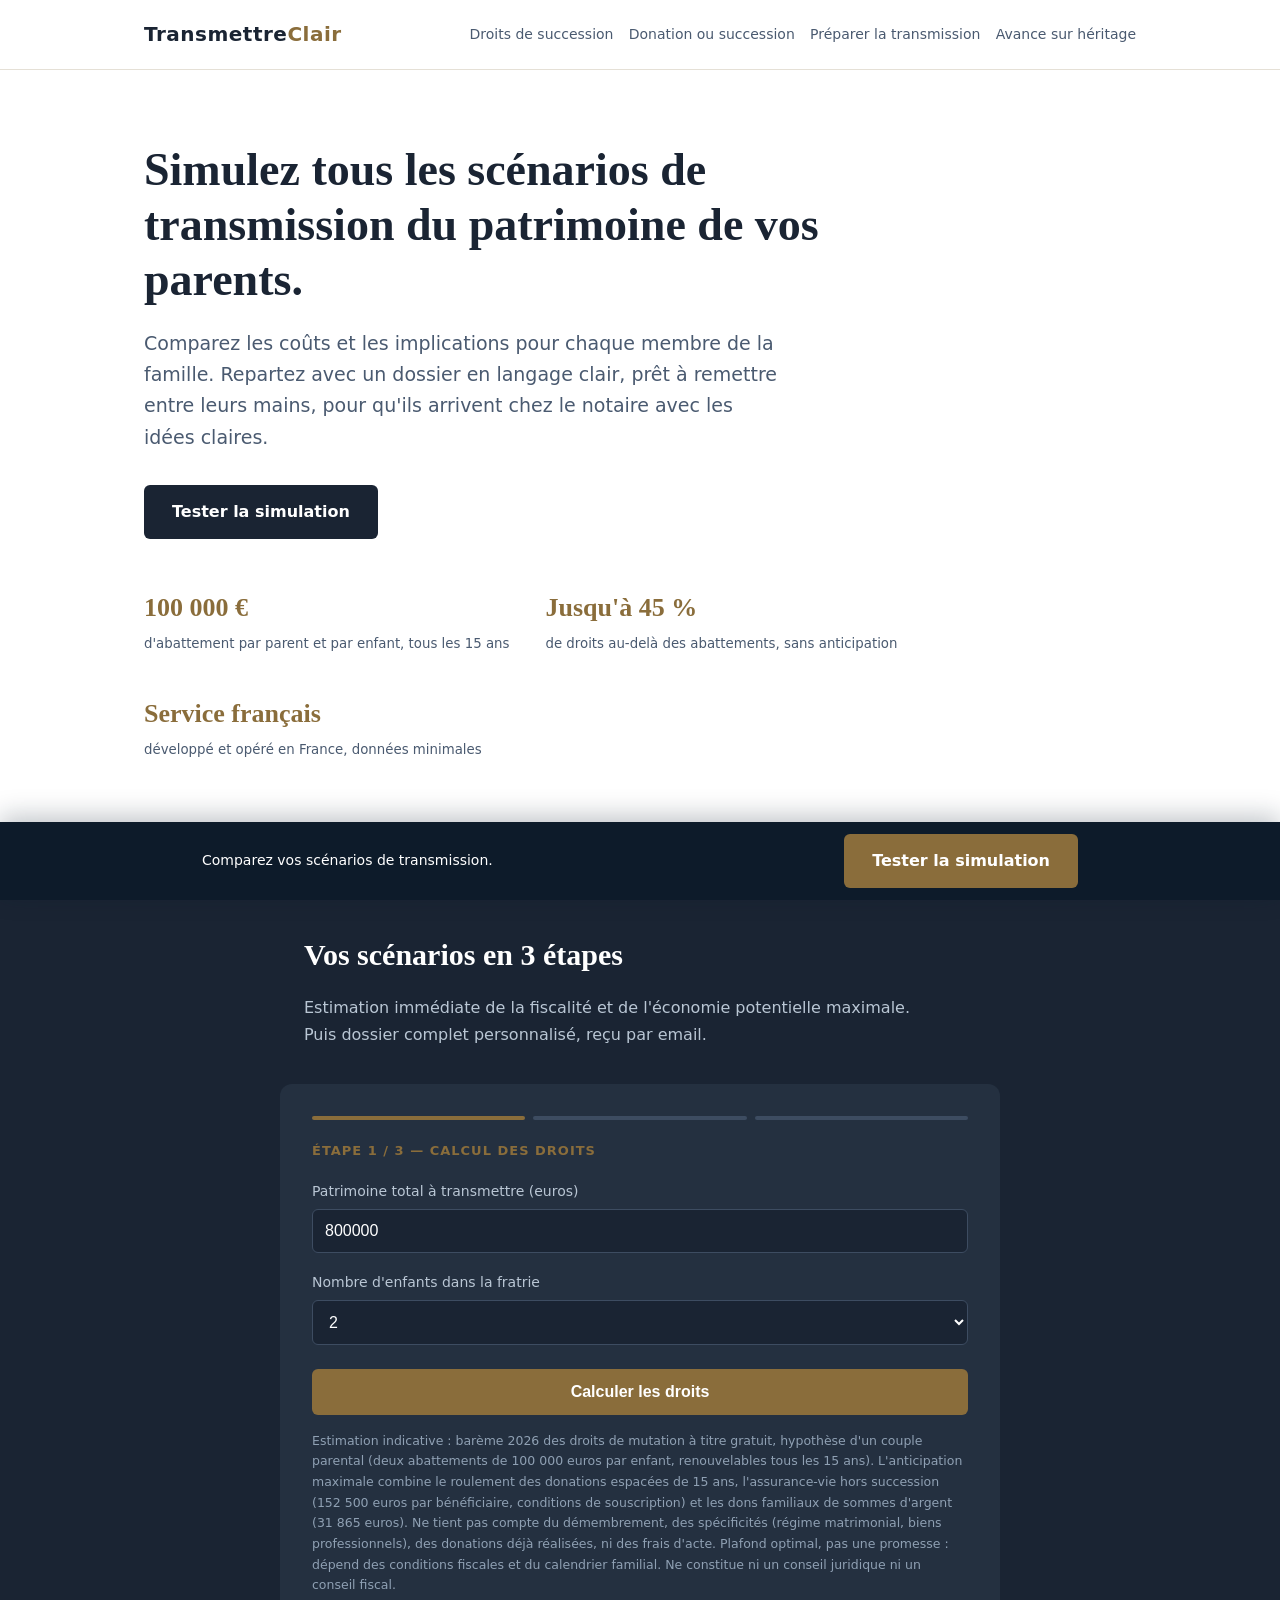
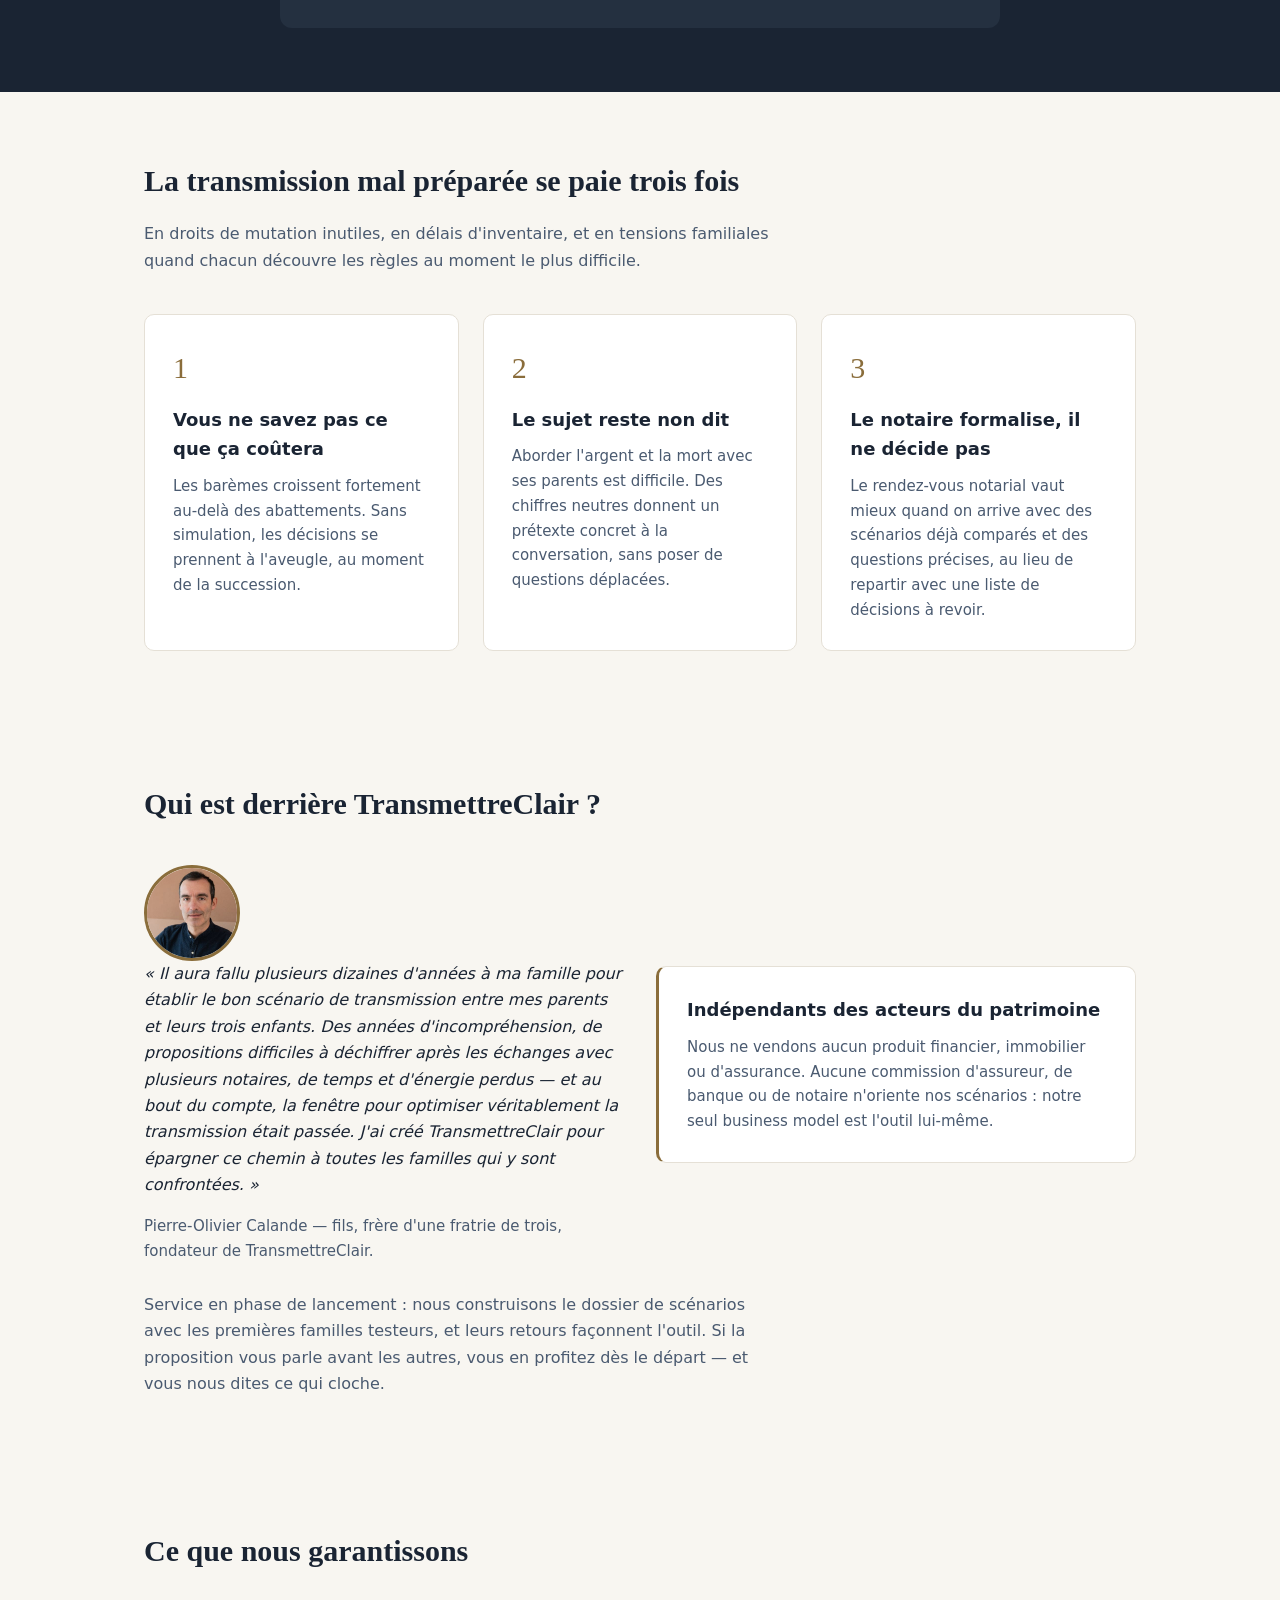
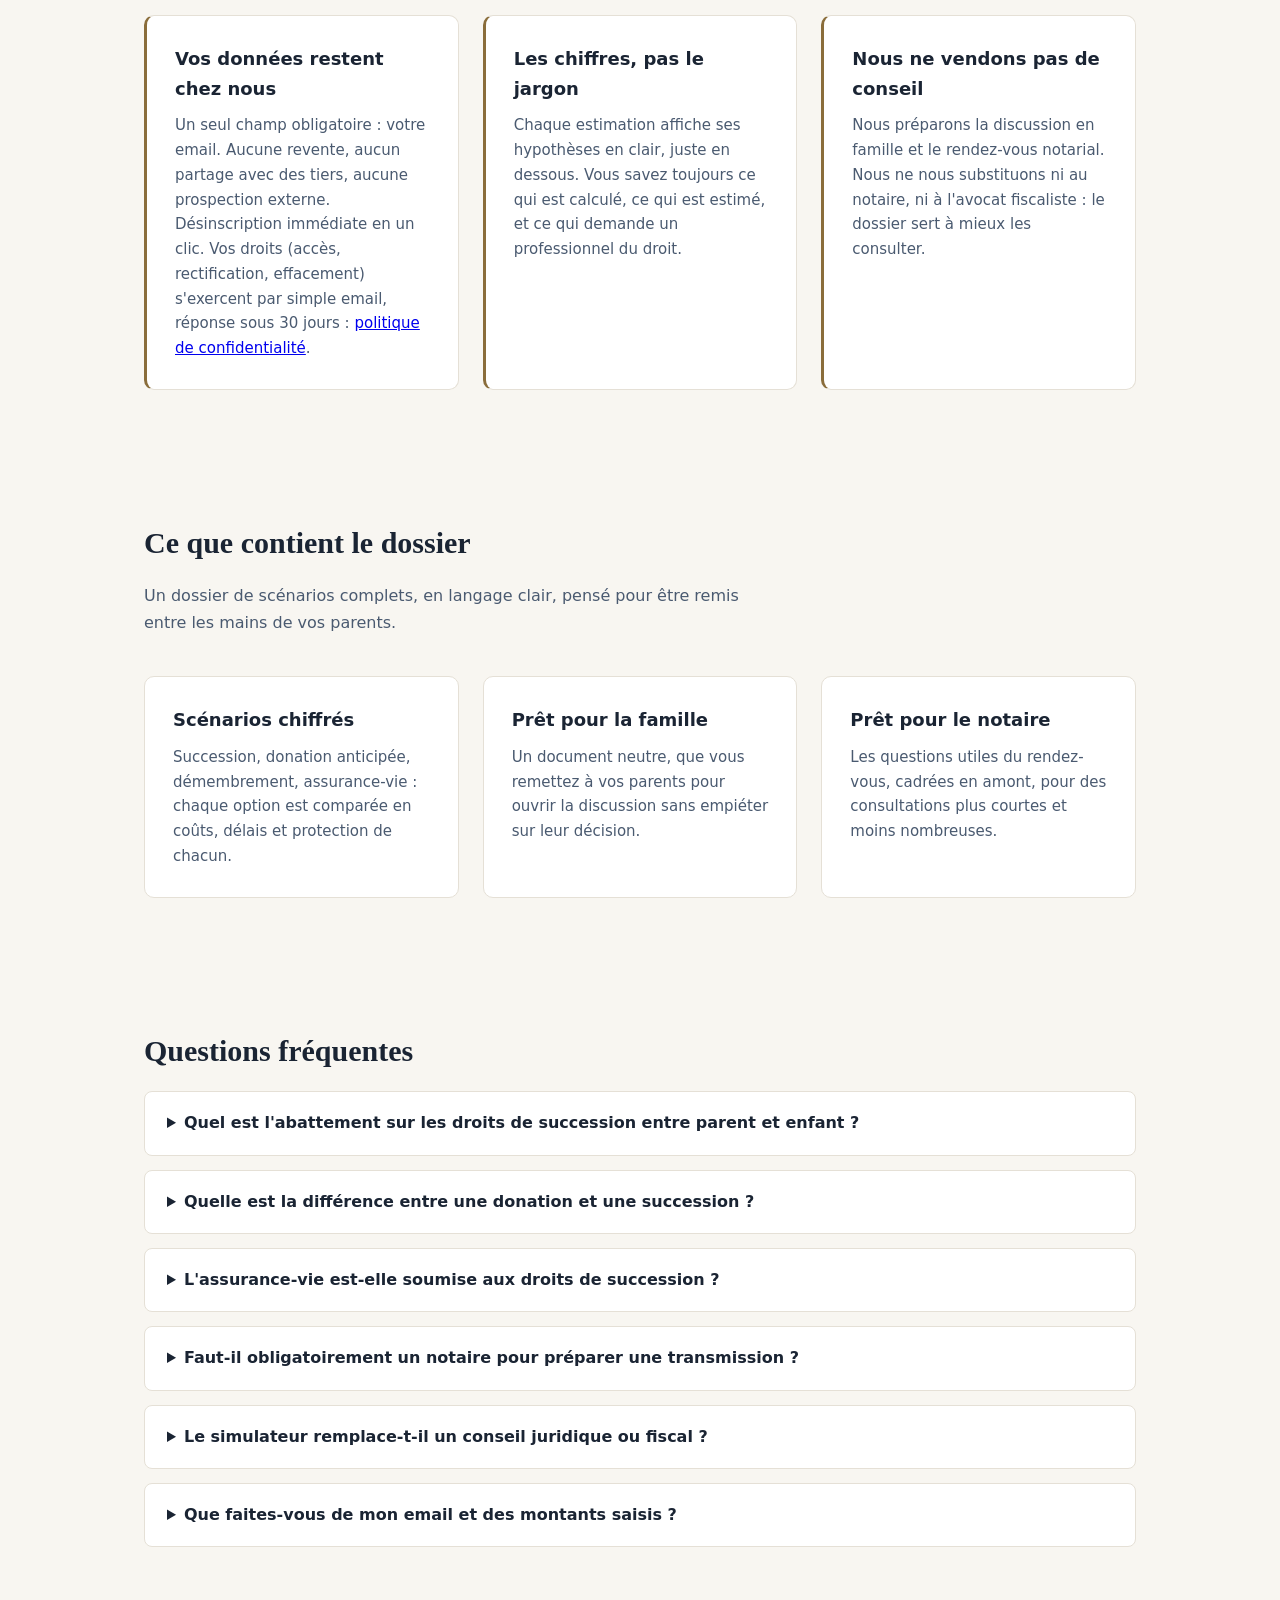
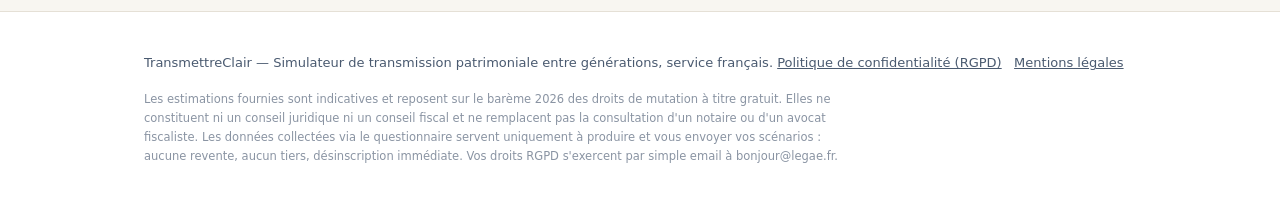
<file: index.html>
<!DOCTYPE html>
<html lang="fr">
<head>
<meta charset="UTF-8">
<meta name="viewport" content="width=device-width, initial-scale=1.0">
<title>Simuler la transmission du patrimoine familial | Scénarios chiffrés pour parler à vos parents et au notaire</title>
<meta name="description" content="Comparez tous les scénarios de transmission du patrimoine de vos parents : succession, donation, assurance-vie. Obtenez un dossier clair pour ouvrir la discussion en famille et arriver préparé chez le notaire.">
<script type="application/ld+json">
{
  "@context": "https://schema.org",
  "@type": "FAQPage",
  "mainEntity": [
    {"@type": "Question", "name": "Quel est l'abattement sur les droits de succession entre parent et enfant ?", "acceptedAnswer": {"@type": "Answer", "text": "Chaque enfant bénéficie d'un abattement de 100 000 euros par parent, renouvelable tous les 15 ans. Au-delà, la part taxable est soumise au barème progressif de 5 % à 45 %."}},
    {"@type": "Question", "name": "Quelle est la différence entre une donation et une succession ?", "acceptedAnswer": {"@type": "Answer", "text": "La donation transmet un bien du vivant des parents, avec un abattement renouvelable tous les 15 ans. La succession intervient au décès et s'applique à la masse restante. Combiner les deux permet de réduire sensiblement les droits totaux."}},
    {"@type": "Question", "name": "L'assurance-vie est-elle soumise aux droits de succession ?", "acceptedAnswer": {"@type": "Answer", "text": "Hors part matrimoniale légale, le bénéficiaire désigné supporte une taxation forfaitaire après un abattement de 152 500 euros, avec des taux de 20 % puis 31,25 % au-delà. Le régime dépend de l'âge de souscription et de la date des versements."}},
    {"@type": "Question", "name": "Faut-il obligatoirement un notaire pour préparer une transmission ?", "acceptedAnswer": {"@type": "Answer", "text": "Un notaire est obligatoire dès qu'un bien immobilier est transmis. En amont, préparer les scénarios et les chiffres permet d'arriver au rendez-vous avec des questions précises et de réduire le nombre de consultations."}},
    {"@type": "Question", "name": "Le simulateur remplace-t-il un conseil juridique ou fiscal ?", "acceptedAnswer": {"@type": "Answer", "text": "Non. Le simulateur produit des estimations indicatives pour préparer la discussion en famille et le rendez-vous notarial. Il ne constitue ni un conseil juridique ni un conseil fiscal."}}
  ]
}
</script>
<style>
:root{--ink:#1a2433;--ink-soft:#4a5a70;--paper:#f8f6f1;--card:#ffffff;--accent:#8a6d3b;--line:#e5e0d6;--ok:#2e6e4e;}
*{margin:0;padding:0;box-sizing:border-box;}
body{font-family:"Segoe UI",system-ui,-apple-system,sans-serif;background:var(--paper);color:var(--ink);line-height:1.65;}
.wrap{max-width:1040px;margin:0 auto;padding:0 24px;}
header{background:var(--card);border-bottom:1px solid var(--line);}
nav{display:flex;justify-content:space-between;align-items:center;flex-wrap:wrap;gap:8px 16px;padding:18px 0;}
header nav a{color:var(--ink-soft);text-decoration:none;font-size:14px;}
header nav a:hover{color:var(--ink);}
.brand{font-size:20px;font-weight:600;letter-spacing:.5px;}
.brand span{color:var(--accent);}
.hero{padding:72px 0 64px;background:var(--card);}
h1{font-family:Georgia,"Times New Roman",serif;font-size:clamp(30px,4.6vw,46px);line-height:1.2;max-width:760px;font-weight:600;}
.hero p.sub{margin-top:20px;font-size:19px;color:var(--ink-soft);max-width:640px;}
.cta{display:inline-block;margin-top:32px;background:var(--ink);color:#fff;padding:14px 28px;border-radius:6px;text-decoration:none;font-weight:600;}
.cta:hover{background:#2b3a4f;}
.stats{display:flex;flex-wrap:wrap;gap:36px;margin-top:48px;}
.stats b{display:block;font-size:26px;font-family:Georgia,serif;color:var(--accent);}
.stats small{color:var(--ink-soft);}
section{padding:64px 0;}
h2{font-family:Georgia,serif;font-size:30px;margin-bottom:16px;font-weight:600;}
.lead{color:var(--ink-soft);max-width:640px;}
.grid{display:grid;gap:24px;margin-top:40px;}
.g3{grid-template-columns:repeat(auto-fit,minmax(260px,1fr));}
.card{background:var(--card);border:1px solid var(--line);border-radius:10px;padding:28px;}
.card h3{font-size:18px;margin-bottom:10px;}
.card p{color:var(--ink-soft);font-size:15px;}
.num{font-family:Georgia,serif;font-size:30px;color:var(--accent);display:block;margin-bottom:12px;}
.dark{background:var(--ink);color:#eef2f6;}
.dark h2,.dark .lead{color:#fff;}
.dark .lead{color:#b9c6d4;}
#sim{max-width:720px;margin:36px auto 0;background:#243040;border-radius:12px;padding:32px;}
#sim label{display:block;margin:18px 0 6px;font-size:14px;color:#b9c6d4;}
#sim input,#sim select{width:100%;padding:12px;border-radius:6px;border:1px solid #3d4c61;background:#1a2433;color:#fff;font-size:16px;}
.steps{display:flex;gap:8px;margin-bottom:20px;}
.steps span{flex:1;height:4px;border-radius:2px;background:#3d4c61;}
.steps span.on{background:var(--accent);}
.step-title{font-size:13px;letter-spacing:1px;text-transform:uppercase;color:var(--accent);font-weight:600;}
button.calc{margin-top:24px;width:100%;padding:14px;border-radius:6px;border:0;background:var(--accent);color:#fff;font-size:16px;font-weight:600;cursor:pointer;}
button.calc:hover{background:#a3824d;}
.btnline{display:flex;gap:12px;}
.btnline button{flex:1;}
button.ghost{background:transparent;border:1px solid #3d4c61;color:#b9c6d4;}
.step{display:none;}
.step.on{display:block;}
.recap{margin-top:20px;border:1px solid #3d4c61;border-radius:10px;padding:18px 20px;}
.recap .row{display:flex;justify-content:space-between;gap:12px;padding:8px 0;border-bottom:1px solid #3d4c61;font-size:15px;color:#b9c6d4;}
.recap .row:last-of-type{border-bottom:0;}
.recap .row b{font-family:Georgia,serif;font-size:19px;color:#fff;font-weight:600;}
.recap .hint{margin-top:10px;font-size:13px;color:#8fa0b3;}
.bigsave{color:#7fd6a8;}
.disc{margin-top:16px;font-size:12.5px;color:#8fa0b3;}
details{background:var(--card);border:1px solid var(--line);border-radius:8px;padding:18px 22px;margin-top:14px;}
details summary{font-weight:600;cursor:pointer;}
details p{margin-top:10px;color:var(--ink-soft);font-size:15px;}
footer{background:var(--card);border-top:1px solid var(--line);padding:40px 0;font-size:13px;color:var(--ink-soft);}
footer a{color:var(--ink-soft);}
footer .legal{margin-top:16px;font-size:11.5px;color:#8a94a3;max-width:720px;}
.hidden{display:none;}
.modalbg{display:none;position:fixed;inset:0;background:rgba(20,28,38,.6);z-index:50;align-items:center;justify-content:center;padding:24px;}
.modalbg.show{display:flex;}
.modal{background:#fff;border-radius:12px;max-width:440px;width:100%;padding:36px;text-align:center;}
.modal .ok{width:64px;height:64px;border-radius:50%;background:rgba(46,110,78,.12);color:#2e6e4e;display:flex;align-items:center;justify-content:center;font-size:30px;margin:0 auto 18px;}
.modal h3{font-family:Georgia,serif;font-size:24px;color:#1a2433;margin-bottom:10px;font-weight:600;}
.modal p{color:#4a5a70;font-size:15px;margin-bottom:24px;}
.modal button{padding:12px 32px;border:0;border-radius:6px;background:#1a2433;color:#fff;font-size:15px;font-weight:600;cursor:pointer;}
.err{color:#e0a0a0;font-size:13px;margin-top:8px;display:none;}
.trustcard{border-left:3px solid var(--accent);}
.about{display:grid;gap:32px;margin-top:36px;}
@media(min-width:800px){.about{grid-template-columns:1fr 1fr;align-items:center;}}
.about .quote{font-family:Georgia,serif;font-size:22px;line-height:1.45;color:var(--ink);}
.about .who{margin-top:16px;font-size:15px;color:var(--ink-soft);}
.avatar{width:96px;height:96px;border-radius:50%;object-fit:cover;border:3px solid var(--accent);display:block;}
.founder-name{font-family:Georgia,serif;font-size:19px;margin-top:14px;font-weight:600;}
.founder-role{font-size:13px;color:var(--ink-soft);}
.founder-testimonial{font-style:italic;color:var(--ink);font-size:16px;}

.stickybar{position:fixed;left:0;right:0;bottom:0;z-index:80;background:#0d1b2a;box-shadow:0 -6px 24px rgba(13,27,42,.25);padding:12px 0;transform:translateY(110%);opacity:0;visibility:hidden;transition:transform .25s ease,opacity .25s ease,visibility .25s;}
.stickybar.on{transform:none;opacity:1;visibility:visible;}
.stickybar .inner{display:flex;align-items:center;justify-content:space-between;gap:14px;max-width:920px;margin:0 auto;padding:0 22px;}
.stickybar .sticky-txt{color:#fff;font-size:14px;}
.stickybar .sticky-btn{white-space:nowrap;margin:0;background:var(--accent);}
.stickybar .sticky-btn:hover{background:#a3824d;}
@media(max-width:560px){.stickybar .sticky-txt{display:none;}.stickybar .inner{justify-content:center;}}
</style>
<link rel="canonical" href="https://legae.fr/">
<link rel="icon" type="image/svg+xml" href="/favicon.svg">
</head>
<body>

<header>
<div class="wrap"><nav><div class="brand">Transmettre<span>Clair</span></div><div><a href="droits-de-succession">Droits de succession</a> &nbsp; <a href="donation-ou-succession">Donation ou succession</a> &nbsp; <a href="preparer-transmission-parents">Préparer la transmission</a> &nbsp; <a href="avance-sur-heritage">Avance sur héritage</a></div></nav></div>
</header>

<section class="hero">
<div class="wrap">
<h1>Simulez tous les scénarios de transmission du patrimoine de vos parents.</h1>
<p class="sub">Comparez les coûts et les implications pour chaque membre de la famille. Repartez avec un dossier en langage clair, prêt à remettre entre leurs mains, pour qu'ils arrivent chez le notaire avec les idées claires.</p>
<a class="cta" href="#simuler">Tester la simulation</a>
<div class="stats">
<div><b>100 000 &euro;</b><small>d'abattement par parent et par enfant, tous les 15 ans</small></div>
<div><b>Jusqu'à 45 %</b><small>de droits au-delà des abattements, sans anticipation</small></div>
<div><b>Service français</b><small>développé et opéré en France, données minimales</small></div>
</div>
</div>
</section>

<section id="simuler" class="dark">
<div class="wrap" style="margin:40px auto 0;max-width:720px;">
<h2>Vos scénarios en 3 étapes</h2>
<p class="lead">Estimation immédiate de la fiscalité et de l'économie potentielle maximale. Puis dossier complet personnalisé, reçu par email.</p>
</div>
<form id="sim" name="lead" method="POST" action="." data-netlify="true" netlify-honeypot="bot-field">
<input type="hidden" name="form-name" value="lead">
<p class="hidden"><label>Ne pas remplir: <input name="bot-field"></label></p>

<div class="steps"><span id="st1" class="on"></span><span id="st2"></span><span id="st3"></span></div>

<div class="step on" id="etape1">
<p class="step-title">Étape 1 / 3 &mdash; Calcul des droits</p>
<label for="pat">Patrimoine total à transmettre (euros)</label>
<input type="number" id="pat" name="patrimoine" min="0" step="1000" value="800000">
<label for="enf">Nombre d'enfants dans la fratrie</label>
<select id="enf" name="enfants"><option value="1">1</option><option value="2" selected>2</option><option value="3">3</option><option value="4">4 ou plus</option></select>
<button type="button" class="calc" onclick="aller(2)">Calculer les droits</button>
<p class="disc">Estimation indicative : barème 2026 des droits de mutation à titre gratuit, hypothèse d'un couple parental (deux abattements de 100 000 euros par enfant, renouvelables tous les 15 ans). L'anticipation maximale combine le roulement des donations espacées de 15 ans, l'assurance-vie hors succession (152 500 euros par bénéficiaire, conditions de souscription) et les dons familiaux de sommes d'argent (31 865 euros). Ne tient pas compte du démembrement, des spécificités (régime matrimonial, biens professionnels), des donations déjà réalisées, ni des frais d'acte. Plafond optimal, pas une promesse : dépend des conditions fiscales et du calendrier familial. Ne constitue ni un conseil juridique ni un conseil fiscal.</p>
</div>

<div class="step" id="etape2">
<p class="step-title">Étape 2 / 3 &mdash; Vos résultats</p>
<div class="recap">
<div class="row"><span>Droits estimés sans anticipation</span><b id="r2-s1"></b></div>
<div class="row"><span>Avec anticipation maximale</span><b id="r2-s2"></b></div>
<div class="row"><span>Économie potentielle</span><b class="bigsave" id="r2-gain"></b></div>
<p class="hint">Estimations indicatives (barème 2026, couple parental). Le dossier détaillé chiffre chaque scénario pour votre famille : démembrement, assurance-vie, donation-partage, calendrier des donations.</p>
</div>
<label for="email">Où envoyer vos scénarios détaillés ?</label>
<input type="email" id="email" name="email" required placeholder="vous@exemple.fr">
<p class="err" id="err-mail">Adresse email invalide.</p>
<p class="lead" style="font-size:14px;margin-top:14px">Vous recevrez le dossier complet : chaque scénario chiffré, ses implications pour chaque membre de la famille, et les questions à poser au notaire.</p>
<div class="btnline">
<button type="button" class="calc ghost" onclick="aller(1)">Retour</button>
<button type="button" class="calc" onclick="verifMail()">Continuer</button>
</div>
</div>

<div class="step" id="etape3">
<p class="step-title">Étape 3 / 3 &mdash; Détails pour affiner vos scénarios</p>
<label for="age">Âge de vos parents</label>
<select id="age" name="age_parents"><option>Moins de 60 ans</option><option>60 à 70 ans</option><option>70 à 80 ans</option><option>Plus de 80 ans</option></select>
<label for="immo">Dont immobilier (euros) &mdash; estimation</label>
<input type="number" id="immo" name="immobilier" min="0" step="1000" oninput="majPatMax()" placeholder="Ex : 500000">
<label for="av">Dont assurance-vie (euros) &mdash; estimation</label>
<input type="number" id="av" name="assurance_vie" min="0" step="1000" oninput="majPatMax()" placeholder="Ex : 100000">
<label for="autres">Autres actifs (livrets, actions...) &mdash; estimation</label>
<input type="number" id="autres" name="autres_actifs" min="0" step="1000" oninput="majPatMax()" placeholder="Ex : 200000">
<p class="lead" style="font-size:14px;margin-top:14px" id="tot-detail">Ces montants sont indicatifs : des ordres de grandeur suffisent pour comparer les scénarios.</p>
<div class="btnline">
<button type="button" class="calc ghost" onclick="aller(2)">Retour</button>
<button type="submit" class="calc">Recevoir mes scénarios détaillés</button>
</div>
</div>
</form>
</section>

<section>
<div class="wrap">
<h2>La transmission mal préparée se paie trois fois</h2>
<p class="lead">En droits de mutation inutiles, en délais d'inventaire, et en tensions familiales quand chacun découvre les règles au moment le plus difficile.</p>
<div class="grid g3">
<div class="card"><span class="num">1</span><h3>Vous ne savez pas ce que ça coûtera</h3><p>Les barèmes croissent fortement au-delà des abattements. Sans simulation, les décisions se prennent à l'aveugle, au moment de la succession.</p></div>
<div class="card"><span class="num">2</span><h3>Le sujet reste non dit</h3><p>Aborder l'argent et la mort avec ses parents est difficile. Des chiffres neutres donnent un prétexte concret à la conversation, sans poser de questions déplacées.</p></div>
<div class="card"><span class="num">3</span><h3>Le notaire formalise, il ne décide pas</h3><p>Le rendez-vous notarial vaut mieux quand on arrive avec des scénarios déjà comparés et des questions précises, au lieu de repartir avec une liste de décisions à revoir.</p></div>
</div>
</div>
</section>

<section>
<div class="wrap">
<h2>Qui est derrière TransmettreClair ?</h2>
<div class="about">
<div>
<img class="avatar" src="[data-uri]" alt="Pierre-Olivier Calande, fondateur de TransmettreClair" width="96" height="96">
<p class="founder-testimonial">&laquo;&nbsp;Il aura fallu plusieurs dizaines d'ann&eacute;es &agrave; ma famille pour &eacute;tablir le bon sc&eacute;nario de transmission entre mes parents et leurs trois enfants. Des ann&eacute;es d'incompr&eacute;hension, de propositions difficiles &agrave; d&eacute;chiffrer apr&egrave;s les &eacute;changes avec plusieurs notaires, de temps et d'&eacute;nergie perdus &mdash; et au bout du compte, la fen&ecirc;tre pour optimiser v&eacute;ritablement la transmission &eacute;tait pass&eacute;e. J'ai cr&eacute;&eacute; TransmettreClair pour &eacute;pargner ce chemin &agrave; toutes les familles qui y sont confront&eacute;es.&nbsp;&raquo;</p>
<p class="who">Pierre-Olivier Calande &mdash; fils, fr&egrave;re d'une fratrie de trois, fondateur de TransmettreClair.</p>
</div>
<div>
<div class="card trustcard">
<h3>Indépendants des acteurs du patrimoine</h3>
<p>Nous ne vendons aucun produit financier, immobilier ou d'assurance. Aucune commission d'assureur, de banque ou de notaire n'oriente nos scénarios : notre seul business model est l'outil lui-même.</p>
</div>
</div>
</div>
<p class="lead" style="margin-top:28px">Service en phase de lancement : nous construisons le dossier de scénarios avec les premières familles testeurs, et leurs retours façonnent l'outil. Si la proposition vous parle avant les autres, vous en profitez dès le départ &mdash; et vous nous dites ce qui cloche.</p>
</div>
</section>

<section>
<div class="wrap">
<h2>Ce que nous garantissons</h2>
<div class="grid g3">
<div class="card trustcard"><h3>Vos données restent chez nous</h3><p>Un seul champ obligatoire : votre email. Aucune revente, aucun partage avec des tiers, aucune prospection externe. Désinscription immédiate en un clic. Vos droits (accès, rectification, effacement) s'exercent par simple email, réponse sous 30 jours : <a href="confidentialite">politique de confidentialité</a>.</p></div>
<div class="card trustcard"><h3>Les chiffres, pas le jargon</h3><p>Chaque estimation affiche ses hypothèses en clair, juste en dessous. Vous savez toujours ce qui est calculé, ce qui est estimé, et ce qui demande un professionnel du droit.</p></div>
<div class="card trustcard"><h3>Nous ne vendons pas de conseil</h3><p>Nous préparons la discussion en famille et le rendez-vous notarial. Nous ne nous substituons ni au notaire, ni à l'avocat fiscaliste : le dossier sert à mieux les consulter.</p></div>
</div>
</div>
</section>

<section>
<div class="wrap">
<h2>Ce que contient le dossier</h2>
<p class="lead">Un dossier de scénarios complets, en langage clair, pensé pour être remis entre les mains de vos parents.</p>
<div class="grid g3">
<div class="card"><h3>Scénarios chiffrés</h3><p>Succession, donation anticipée, démembrement, assurance-vie : chaque option est comparée en coûts, délais et protection de chacun.</p></div>
<div class="card"><h3>Prêt pour la famille</h3><p>Un document neutre, que vous remettez à vos parents pour ouvrir la discussion sans empiéter sur leur décision.</p></div>
<div class="card"><h3>Prêt pour le notaire</h3><p>Les questions utiles du rendez-vous, cadrées en amont, pour des consultations plus courtes et moins nombreuses.</p></div>
</div>
</div>
</section>

<section>
<div class="wrap">
<h2>Questions fréquentes</h2>
<details><summary>Quel est l'abattement sur les droits de succession entre parent et enfant ?</summary><p>Chaque enfant bénéficie d'un abattement de 100 000 euros par parent, renouvelable tous les 15 ans. Au-delà, la part taxable suit le barème progressif de 5 à 45 % par part.</p></details>
<details><summary>Quelle est la différence entre une donation et une succession ?</summary><p>La donation transmet un bien du vivant des parents, avec un abattement renouvelable tous les 15 ans. La succession intervient au décès sur la masse restante. Combiner les deux, en espaçant les donations de plus de 15 ans, augmente le total d'abattements disponibles et réduit les droits cumulés.</p></details>
<details><summary>L'assurance-vie est-elle soumise aux droits de succession ?</summary><p>Le bénéficiaire désigné bénéficie d'un abattement de 152 500 euros, puis d'une taxation forfaitaire de 20 % jusqu'à 852 500 euros et 31,25 % au-delà, hors part du conjoint survivant. Ce régime dépend de l'âge de souscription et de la date des versements.</p></details>
<details><summary>Faut-il obligatoirement un notaire pour préparer une transmission ?</summary><p>Oui dès qu'un bien immobilier est transmis. En amont, préparer les scénarios et chiffres permet d'arriver au rendez-vous avec des questions précises, de réduire le nombre de consultations et de conserver la maîtrise du calendrier familial.</p></details>
<details><summary>Le simulateur remplace-t-il un conseil juridique ou fiscal ?</summary><p>Non. Les résultats sont des estimations indicatives destinées à préparer la discussion en famille et le rendez-vous notarial. Les décisions se prennent toujours avec un professionnel, notaire ou avocat fiscaliste.</p></details>
<details><summary>Que faites-vous de mon email et des montants saisis ?</summary><p>Ils servent uniquement à produire et vous envoyer votre dossier de scénarios. Aucune donnée n'est vendue ou transmise à des tiers : ni assureurs, ni banques, ni notaires. La désinscription est immédiate depuis chaque email reçu. Détails complets dans notre <a href="confidentialite">politique de confidentialité</a>.</p></details>
</div>
</section>

<footer>
<div class="wrap">
<div>TransmettreClair &mdash; Simulateur de transmission patrimoniale entre générations, service français. <a href="confidentialite">Politique de confidentialité (RGPD)</a> &nbsp; <a href="mentions-legales">Mentions légales</a></div>
<p class="legal">Les estimations fournies sont indicatives et reposent sur le barème 2026 des droits de mutation à titre gratuit. Elles ne constituent ni un conseil juridique ni un conseil fiscal et ne remplacent pas la consultation d'un notaire ou d'un avocat fiscaliste. Les données collectées via le questionnaire servent uniquement à produire et vous envoyer vos scénarios : aucune revente, aucun tiers, désinscription immédiate. Vos droits RGPD s'exercent par simple email à bonjour@legae.fr.</p>
</div>
</footer>

<div class="stickybar" id="stickybar" aria-hidden="true">
<div class="inner">
<span class="sticky-txt">Comparez vos sc&eacute;narios de transmission.</span>
<a class="cta sticky-btn" href="#simuler" id="stickyGo">Tester la simulation</a>
</div>
</div>

<div class="modalbg" id="merci">
<div class="modal">
<div class="ok">&#10003;</div>
<h3>Merci !</h3>
<p>Votre demande est bien enregistrée. Vous recevrez le dossier de scénarios détaillé de votre famille à l'adresse indiquée.</p>
<button type="button" id="fermerModal">Fermer</button>
</div>
</div>

<script>
function droits(part){
  var b=[[8072,0.05],[12092,0.10],[15932,0.15],[552324,0.20],[902838,0.30],[1805677,0.40],[Infinity,0.45]];
  var t=0,prev=0;
  for(var i=0;i<b.length;i++){var seg=Math.min(part,b[i][0])-prev;if(seg>0)t+=seg*b[i][1];prev=b[i][0];if(part<=b[i][0])break;}
  return t;
}
function fmt(n){return n.toLocaleString('fr-FR',{maximumFractionDigits:0})+' \u20AC';}
function majPatMax(){
  var d=(+document.getElementById('immo').value||0)+(+document.getElementById('av').value||0)+(+document.getElementById('autres').value||0);
  var t=document.getElementById('tot-detail');
  if(d>0){t.textContent='D\u00E9tail saisi : '+fmt(d)+'. Total estim\u00E9 en \u00E9tape 1 : '+fmt((+document.getElementById('pat').value||0))+'. Ajustez si n\u00E9cessaire.';}
}
function calculer(){
  var p=Math.max(0,+document.getElementById('pat').value||0);
  var e=+document.getElementById('enf').value;
  var abCouple=100000*2*e;
  var t1=0;
  if(p>abCouple){t1=2*e*droits((p-abCouple)/(2*e));}
  var exemptMax=abCouple*2+152500*e+31865*e;
  var t2=0;
  if(p>exemptMax){t2=2*e*droits((p-exemptMax)/(2*e));}
  var sauve=t1-t2;
  document.getElementById('r2-s1').textContent=fmt(t1);
  document.getElementById('r2-s2').textContent=fmt(t2);
  document.getElementById('r2-gain').textContent=sauve>0?('jusqu\u2019\u00E0 '+fmt(sauve)):'maximale';
}
function aller(n){
  if(n>=2){calculer();}
  for(var i=1;i<=3;i++){document.getElementById('etape'+i).classList.toggle('on',i===n);document.getElementById('st'+i).classList.toggle('on',i<=n);}
  document.getElementById('sim').scrollIntoView({behavior:'smooth',block:'start'});
}
function verifMail(){
  var em=document.getElementById('email');
  var ok=/^[^@\s]+@[^@\s]+\.[^@\s]+$/.test(em.value);
  document.getElementById('err-mail').style.display=ok?'none':'block';
  if(ok){aller(3);}
}
document.addEventListener('DOMContentLoaded',function(){
  var f=document.querySelector('#sim');
  f.addEventListener('submit',function(ev){
    ev.preventDefault();
    var data=new URLSearchParams(new FormData(f)).toString();
    fetch('.',{method:'POST',headers:{'Content-Type':'application/x-www-form-urlencoded'},body:data})
      .then(function(){document.getElementById('merci').classList.add('show');f.reset();aller(1);})
      .catch(function(){alert('Envoi impossible, r\u00E9essayez.');});
  });
  document.getElementById('fermerModal').addEventListener('click',function(){document.getElementById('merci').classList.remove('show');});
  document.getElementById('merci').addEventListener('click',function(ev){if(ev.target===this){this.classList.remove('show');}});
});
var sb=document.getElementById('stickybar');
var simSec=document.getElementById('simuler');
var formSubmitted=false;
if('IntersectionObserver' in window){
  var io=new IntersectionObserver(function(es){es.forEach(function(e){
    sb.classList.toggle('on',!e.isIntersecting&&!formSubmitted);
    sb.setAttribute('aria-hidden',(!e.isIntersecting&&!formSubmitted)?'false':'true');
  });},{threshold:0.15});
  io.observe(simSec);
}else{sb.setAttribute('aria-hidden','false');sb.classList.add('on');}
document.getElementById('fermerModal').addEventListener('click',function(){formSubmitted=true;sb.classList.remove('on');});

</script>
</body>
</html>
</file>
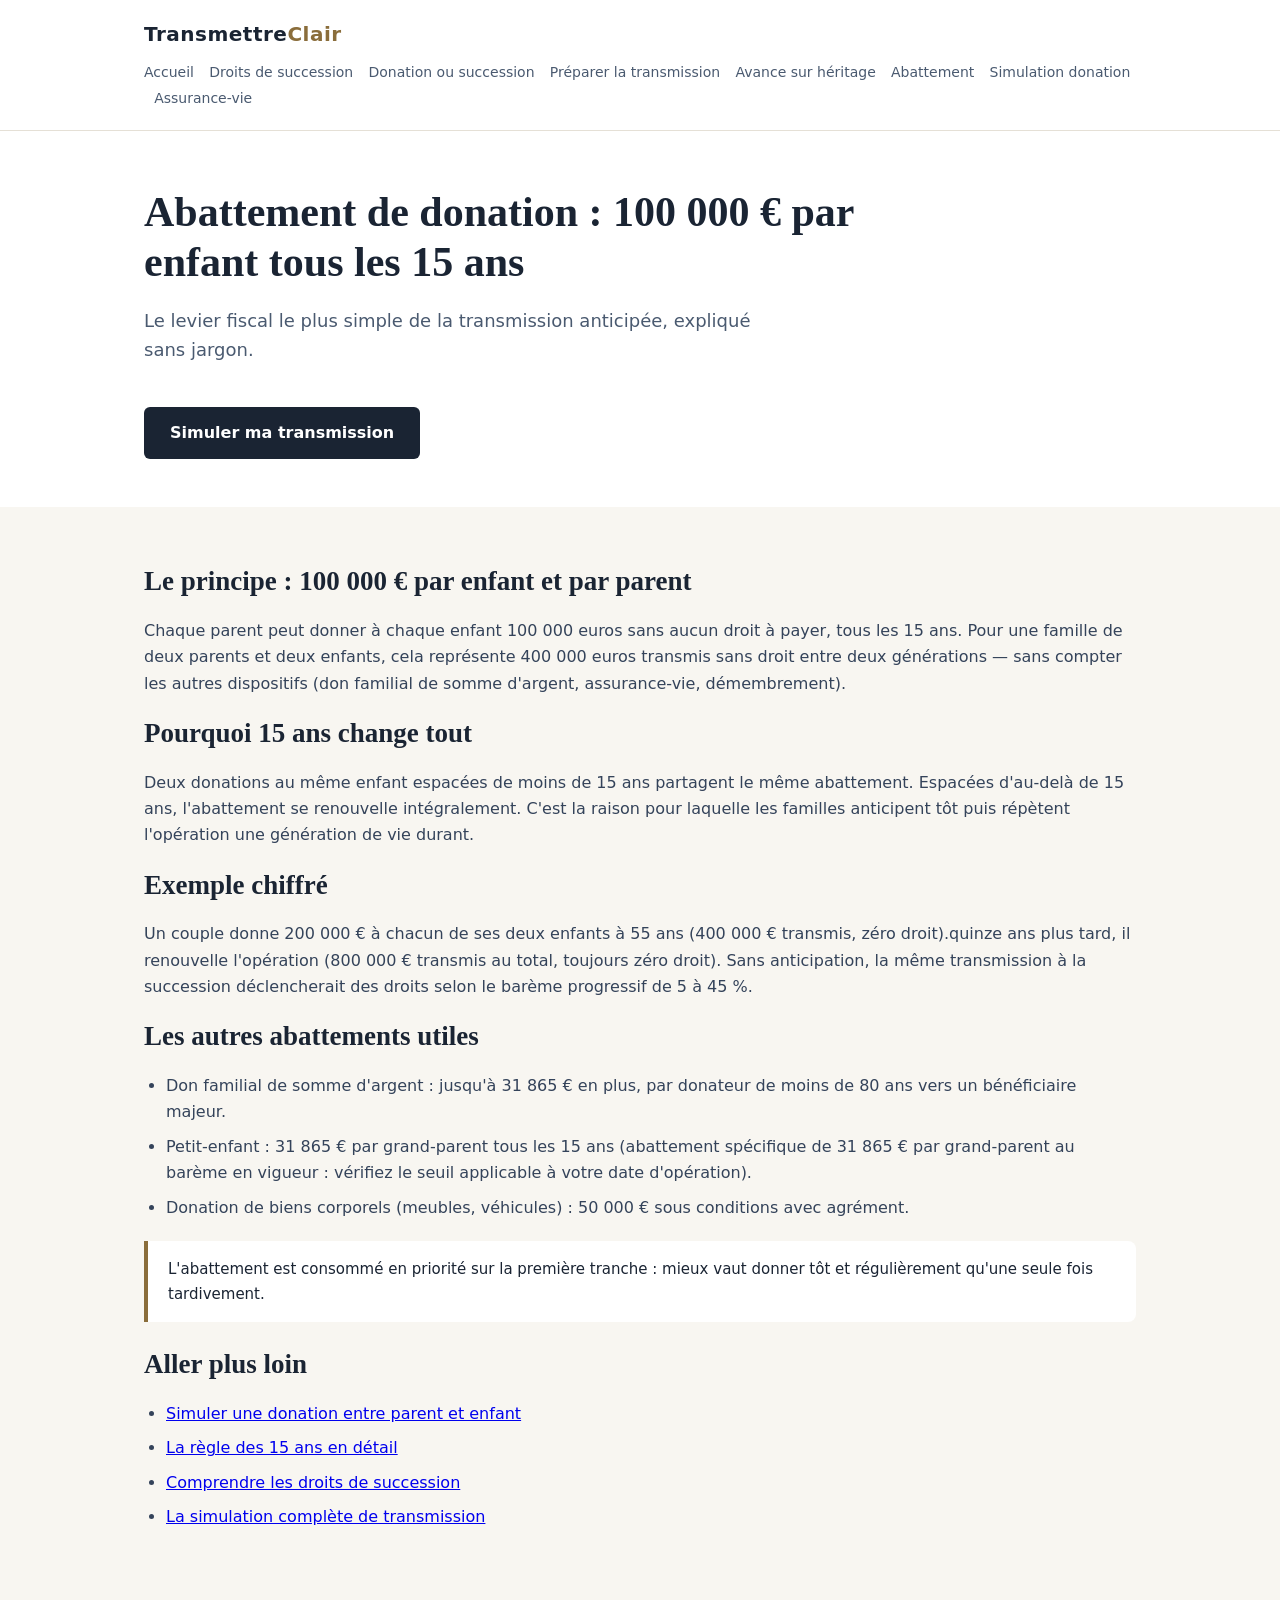
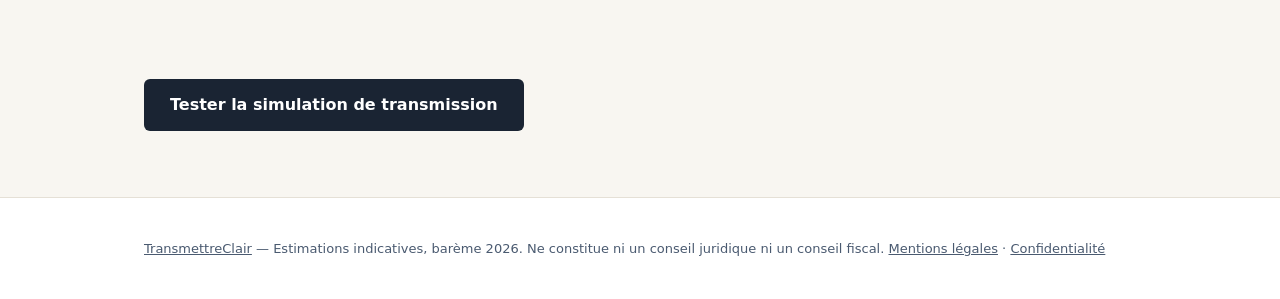
<file: abattement-donation/index.html>
<!DOCTYPE html>
<html lang="fr">
<head>
<meta charset="UTF-8">
<meta name="viewport" content="width=device-width, initial-scale=1.0">
<title>Abattement de donation : 100 000 € par enfant tous les 15 ans (barème 2026)</title>
<meta name="description" content="L'abattement de donation entre parent et enfant : 100 000 € par enfant et par 15 ans, cumul, règle du rappel fiscal et exemples chiffrés au barème 2026.">
<link rel="stylesheet" href="../style.css">
<script type="application/ld+json">
{"@context":"https://schema.org","@type":"FAQPage","mainEntity":[{"@type":"Question","name":"Quel est le montant de l'abattement sur une donation parent-enfant ?","acceptedAnswer":{"@type":"Answer","text":"100 000 euros par enfant et par donateur, tous les 15 ans. Pour un couple parental, chaque enfant dispose donc de 200 000 euros d'abattement tous les 15 ans."}},{"@type":"Question","name":"Peut-on cumuler plusieurs abattements de donation ?","acceptedAnswer":{"@type":"Answer","text":"Non pour la même période de 15 ans : les donations rapprochées se cumulent dans le même abattement. En revanche, une fois le délai de 15 ans écoulé, l'abattement se renouvelle intégralement."}},{"@type":"Question","name":"L'abattement de donation est-il perdu au moment de la succession ?","acceptedAnswer":{"@type":"Answer","text":"Les donations consentes moins de 15 ans avant le décès sont dites 'rappelées' : elles sont réintégrées dans la base de calcul des droits de succession, mais l'abattement déjà utilisé reste consommé."}}]}
</script>
<link rel="canonical" href="https://legae.fr/abattement-donation/">
<link rel="icon" type="image/svg+xml" href="/favicon.svg">
</head>
<body>
<header><div class="wrap"><nav>
<div class="brand">Transmettre<span>Clair</span></div>
<div><a href="../">Accueil</a> &nbsp; <a href="../droits-de-succession">Droits de succession</a> &nbsp; <a href="../donation-ou-succession">Donation ou succession</a> &nbsp; <a href="../preparer-transmission-parents">Préparer la transmission</a> &nbsp; <a href="../avance-sur-heritage">Avance sur héritage</a> &nbsp; <a href="../abattement-donation">Abattement</a> &nbsp; <a href="../simulation-donation">Simulation donation</a> &nbsp; <a href="../assurance-vie-succession">Assurance-vie</a></div>
</nav></div></header><section class="hero"><div class="wrap"><h1>Abattement de donation : 100 000 € par enfant tous les 15 ans</h1>
<p class="sub">Le levier fiscal le plus simple de la transmission anticipée, expliqué sans jargon.</p>
<a class="cta" href="../#acces-lead">Simuler ma transmission</a></div></section>
<section><div class="wrap">
<h2>Le principe : 100 000 € par enfant et par parent</h2>
<p>Chaque parent peut donner à chaque enfant 100 000 euros sans aucun droit à payer, tous les 15 ans. Pour une famille de deux parents et deux enfants, cela représente 400 000 euros transmis sans droit entre deux générations — sans compter les autres dispositifs (don familial de somme d'argent, assurance-vie, démembrement).</p>
<h2>Pourquoi 15 ans change tout</h2>
<p>Deux donations au même enfant espacées de moins de 15 ans partagent le même abattement. Espacées d'au-delà de 15 ans, l'abattement se renouvelle intégralement. C'est la raison pour laquelle les familles anticipent tôt puis répètent l'opération une génération de vie durant.</p>
<h2>Exemple chiffré</h2>
<p>Un couple donne 200 000 € à chacun de ses deux enfants à 55 ans (400 000 € transmis, zéro droit).quinze ans plus tard, il renouvelle l'opération (800 000 € transmis au total, toujours zéro droit). Sans anticipation, la même transmission à la succession déclencherait des droits selon le barème progressif de 5 à 45 %.</p>
<h2>Les autres abattements utiles</h2>
<ul>
<li>Don familial de somme d'argent : jusqu'à 31 865 € en plus, par donateur de moins de 80 ans vers un bénéficiaire majeur.</li>
<li>Petit-enfant : 31 865 € par grand-parent tous les 15 ans (abattement spécifique de 31 865 € par grand-parent au barème en vigueur : vérifiez le seuil applicable à votre date d'opération).</li>
<li>Donation de biens corporels (meubles, véhicules) : 50 000 € sous conditions avec agrément.</li>
</ul>
<div class="note">L'abattement est consommé en priorité sur la première tranche : mieux vaut donner tôt et régulièrement qu'une seule fois tardivement.</div>
<h2>Aller plus loin</h2><ul><li><a href="../simulation-donation">Simuler une donation entre parent et enfant</a></li><li><a href="../delai-entre-deux-donations">La règle des 15 ans en détail</a></li><li><a href="../droits-de-succession">Comprendre les droits de succession</a></li><li><a href="../">La simulation complète de transmission</a></li></ul>
</div></section><section><div class="wrap"><p><a class="cta" href="../#acces-lead">Tester la simulation de transmission</a></p></div></section>
<footer><div class="wrap"><a href="../">TransmettreClair</a> — Estimations indicatives, barème 2026. Ne constitue ni un conseil juridique ni un conseil fiscal. <a href="../mentions-legales">Mentions légales</a> · <a href="../confidentialite">Confidentialité</a></div></footer>
</body>
</html>
</file>
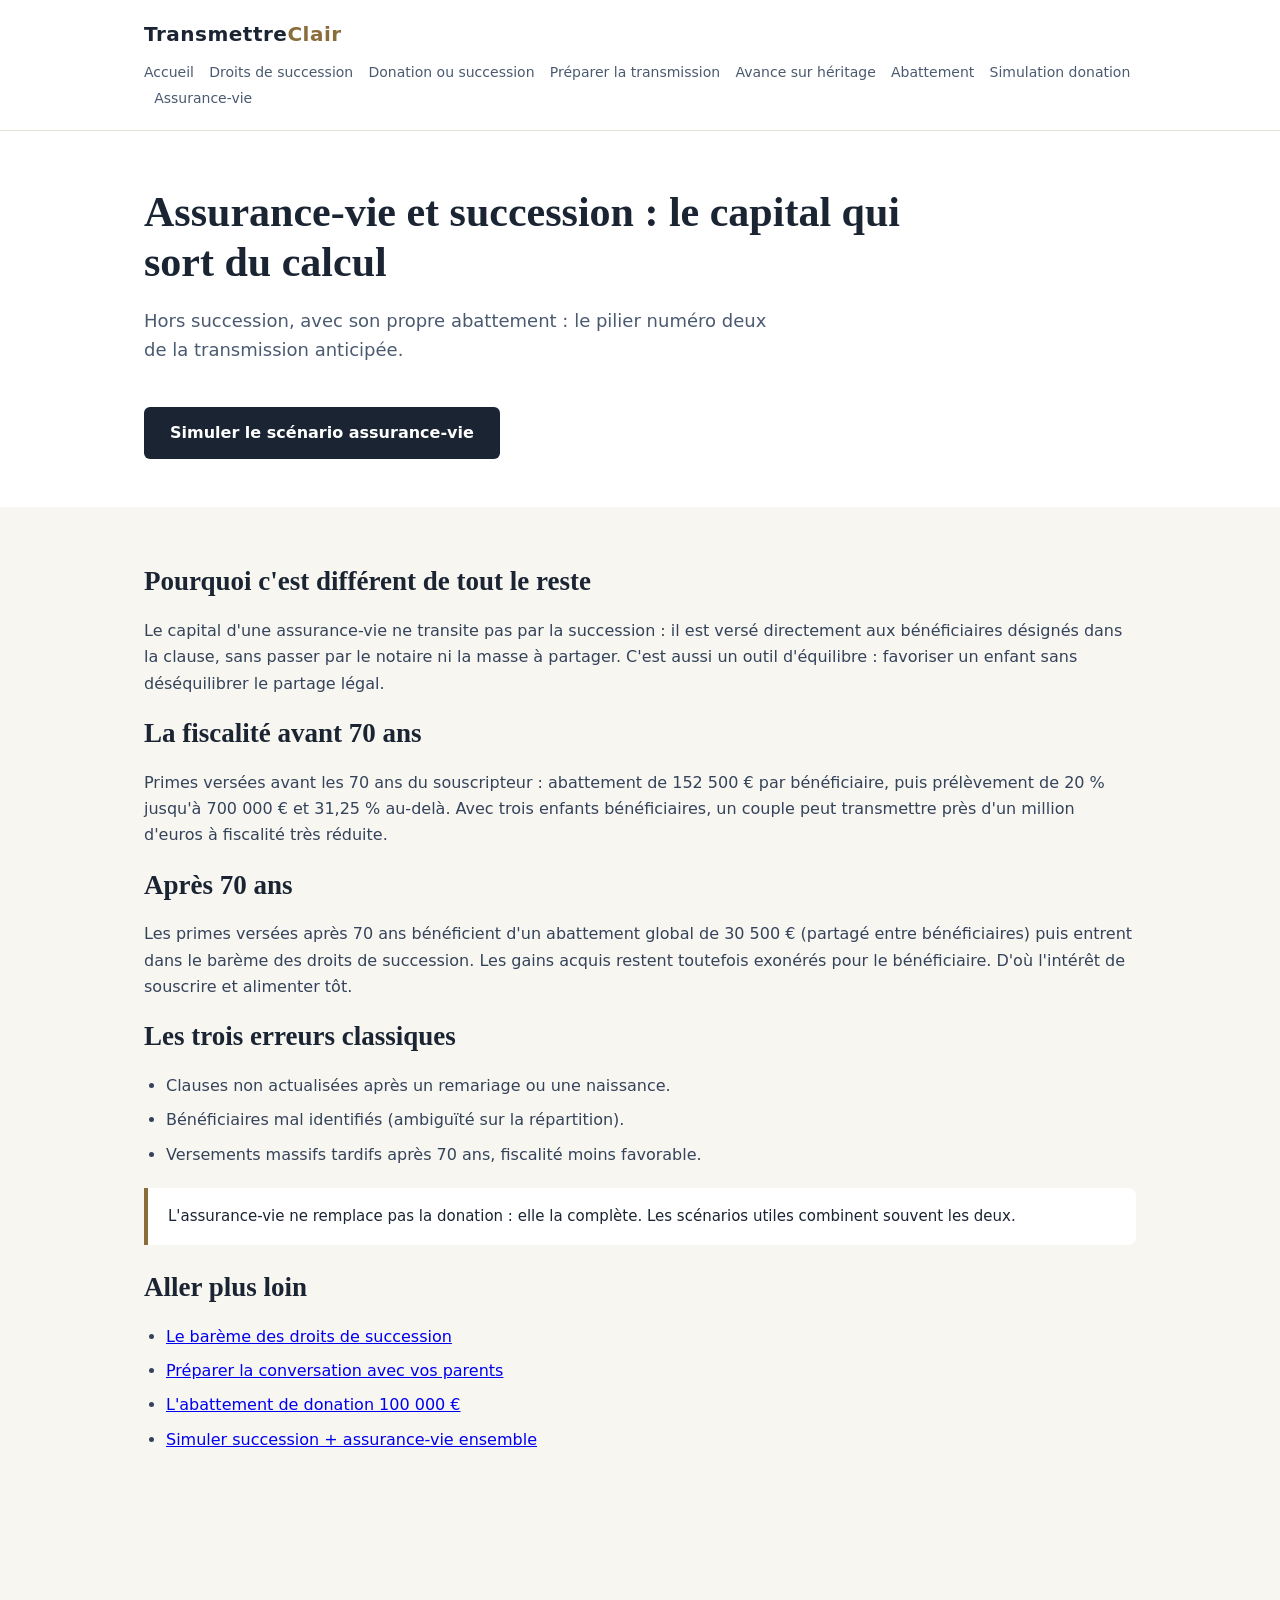
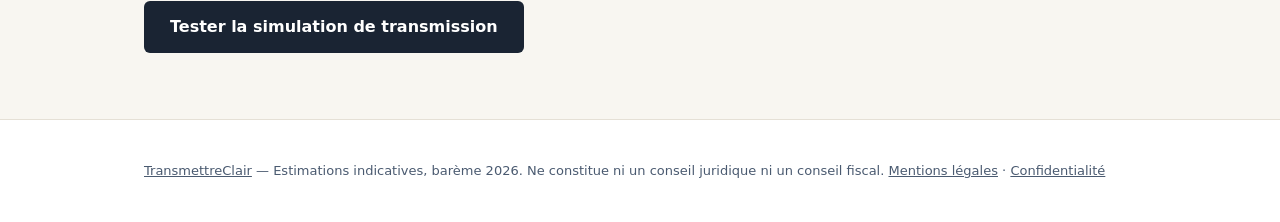
<file: assurance-vie-succession/index.html>
<!DOCTYPE html>
<html lang="fr">
<head>
<meta charset="UTF-8">
<meta name="viewport" content="width=device-width, initial-scale=1.0">
<title>Assurance-vie et succession : abattement de 152 500 € et hors succession</title>
<meta name="description" content="L'assurance-vie dans la transmission : capital hors succession, abattement de 152 500 € par bénéficiaire avant 70 ans, régime après 70 ans, pièges à éviter.">
<link rel="stylesheet" href="../style.css">
<script type="application/ld+json">
{"@context":"https://schema.org","@type":"FAQPage","mainEntity":[{"@type":"Question","name":"L'assurance-vie entre-t-elle dans la succession ?","acceptedAnswer":{"@type":"Answer","text":"Non, en principe : le capital n'entre pas dans la masse successorale. Il est transmis aux bénéficiaires désignés selon la fiscalité propre à l'assurance-vie, séparée des droits de succession."}},{"@type":"Question","name":"Quel est l'abattement de l'assurance-vie ?","acceptedAnswer":{"@type":"Answer","text":"152 500 € par bénéficiaire pour les primes versées avant les 70 ans du souscripteur. Au-delà, un prélèvement de 20 % puis 31,25 % s'applique. Après 70 ans, les primes suivent un régime distinct avec un abattement global de 30 500 €."}},{"@type":"Question","name":"Quand souscrire pour optimiser la transmission ?","acceptedAnswer":{"@type":"Answer","text":"Avant 70 ans : chaque versement bénéficie a posteriori d'un régime plus favorable lorsque les primes ont été versées avant cet âge. Souscrire tôt, désigner plusieurs bénéficiaires et actualiser les clauses régulièrement."}}]}
</script>
<link rel="canonical" href="https://legae.fr/assurance-vie-succession/">
<link rel="icon" type="image/svg+xml" href="/favicon.svg">
</head>
<body>
<header><div class="wrap"><nav>
<div class="brand">Transmettre<span>Clair</span></div>
<div><a href="../">Accueil</a> &nbsp; <a href="../droits-de-succession">Droits de succession</a> &nbsp; <a href="../donation-ou-succession">Donation ou succession</a> &nbsp; <a href="../preparer-transmission-parents">Préparer la transmission</a> &nbsp; <a href="../avance-sur-heritage">Avance sur héritage</a> &nbsp; <a href="../abattement-donation">Abattement</a> &nbsp; <a href="../simulation-donation">Simulation donation</a> &nbsp; <a href="../assurance-vie-succession">Assurance-vie</a></div>
</nav></div></header><section class="hero"><div class="wrap"><h1>Assurance-vie et succession : le capital qui sort du calcul</h1>
<p class="sub">Hors succession, avec son propre abattement : le pilier numéro deux de la transmission anticipée.</p>
<a class="cta" href="../#acces-lead">Simuler le scénario assurance-vie</a></div></section>
<section><div class="wrap">
<h2>Pourquoi c'est différent de tout le reste</h2>
<p>Le capital d'une assurance-vie ne transite pas par la succession : il est versé directement aux bénéficiaires désignés dans la clause, sans passer par le notaire ni la masse à partager. C'est aussi un outil d'équilibre : favoriser un enfant sans déséquilibrer le partage légal.</p>
<h2>La fiscalité avant 70 ans</h2>
<p>Primes versées avant les 70 ans du souscripteur : abattement de 152 500 € par bénéficiaire, puis prélèvement de 20 % jusqu'à 700 000 € et 31,25 % au-delà. Avec trois enfants bénéficiaires, un couple peut transmettre près d'un million d'euros à fiscalité très réduite.</p>
<h2>Après 70 ans</h2>
<p>Les primes versées après 70 ans bénéficient d'un abattement global de 30 500 € (partagé entre bénéficiaires) puis entrent dans le barème des droits de succession. Les gains acquis restent toutefois exonérés pour le bénéficiaire. D'où l'intérêt de souscrire et alimenter tôt.</p>
<h2>Les trois erreurs classiques</h2>
<ul>
<li>Clauses non actualisées après un remariage ou une naissance.</li>
<li>Bénéficiaires mal identifiés (ambiguïté sur la répartition).</li>
<li>Versements massifs tardifs après 70 ans, fiscalité moins favorable.</li>
</ul>
<div class="note">L'assurance-vie ne remplace pas la donation : elle la complète. Les scénarios utiles combinent souvent les deux.</div>
<h2>Aller plus loin</h2><ul><li><a href="../droits-de-succession">Le barème des droits de succession</a></li><li><a href="../preparer-transmission-parents">Préparer la conversation avec vos parents</a></li><li><a href="../abattement-donation">L'abattement de donation 100 000 €</a></li><li><a href="../">Simuler succession + assurance-vie ensemble</a></li></ul>
</div></section><section><div class="wrap"><p><a class="cta" href="../#acces-lead">Tester la simulation de transmission</a></p></div></section>
<footer><div class="wrap"><a href="../">TransmettreClair</a> — Estimations indicatives, barème 2026. Ne constitue ni un conseil juridique ni un conseil fiscal. <a href="../mentions-legales">Mentions légales</a> · <a href="../confidentialite">Confidentialité</a></div></footer>
</body>
</html>
</file>
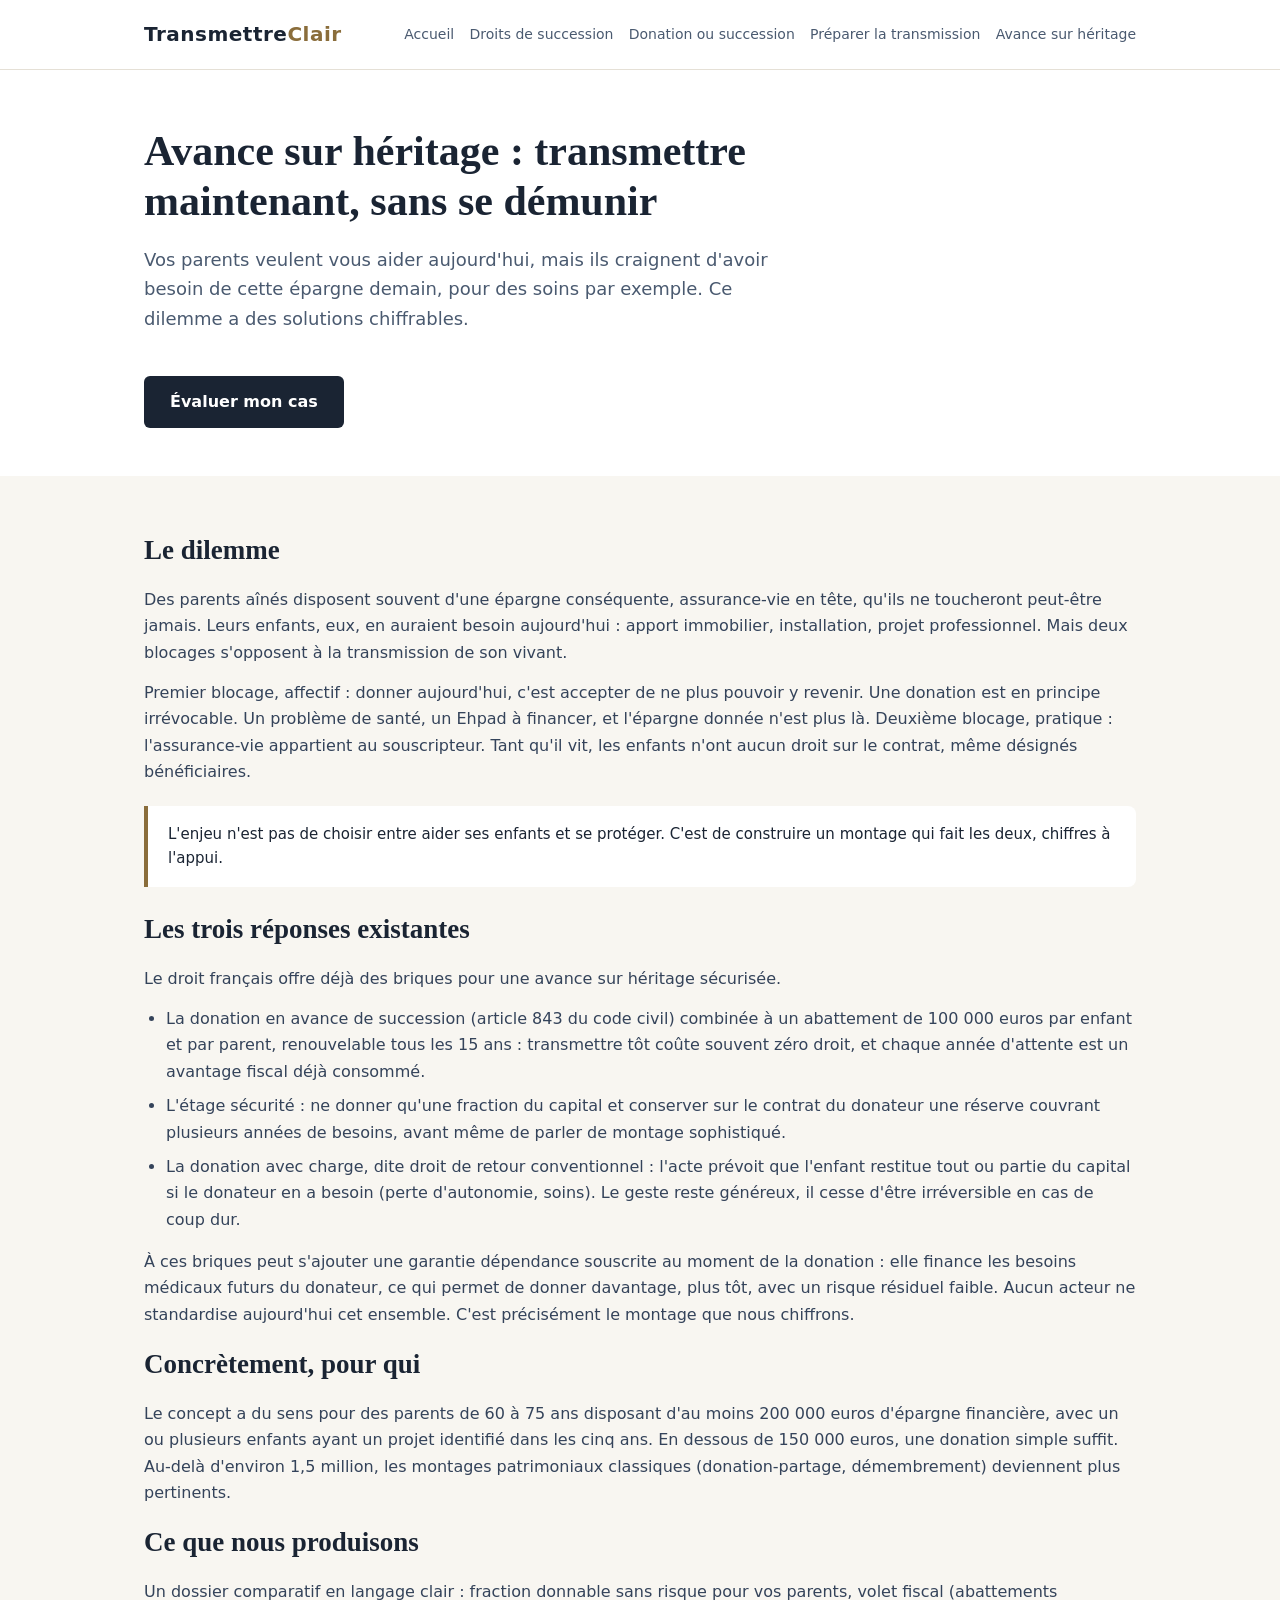
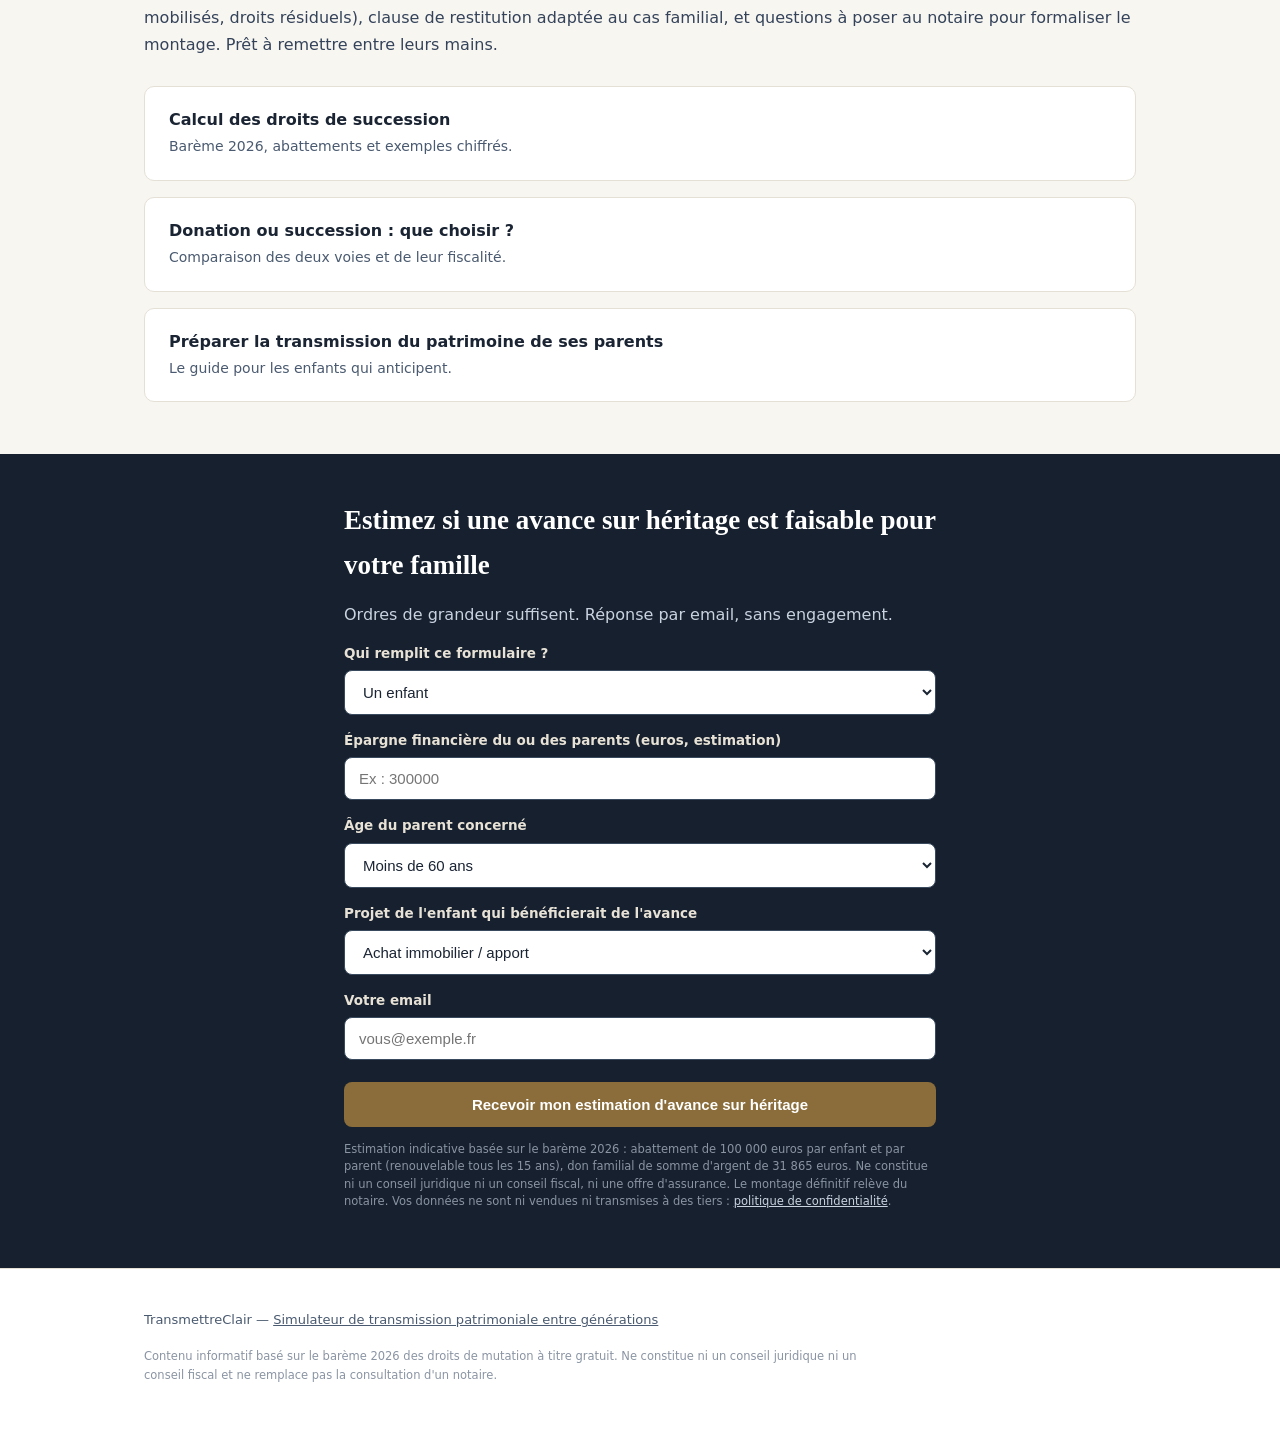
<file: avance-sur-heritage/index.html>
<!DOCTYPE html>
<html lang="fr">
<head>
<meta charset="UTF-8">
<meta name="viewport" content="width=device-width, initial-scale=1.0">
<title>Avance sur héritage : transmettre une partie de l'assurance-vie de son vivant, sans se démunir</title>
<meta name="description" content="L'avance sur héritage permet aux parents de transmettre dès aujourd'hui une partie de leur épargne (assurance-vie par exemple) tout en gardant une garantie d'accès aux fonds en cas de besoin médical. Principe, montages et éligibilité.">
<link rel="stylesheet" href="../style.css">
<script type="application/ld+json">{"@context":"https://schema.org","@type":"FAQPage","mainEntity":[{"@type":"Question","name":"Peut-on transmettre une partie de son assurance-vie de son vivant ?","acceptedAnswer":{"@type":"Answer","text":"Oui. Le souscripteur peut effectuer des rachats partiels et offrir ces sommes à ses enfants sous forme de don ou de donation. Chaque enfant bénéficie d'un abattement de 100 000 euros par parent tous les 15 ans, complété par le don familial de somme d'argent de 31 865 euros. Une fois la donation faite, le capital appartient à l'enfant : le parent ne peut plus y toucher, sauf montage spécifique."}},{"@type":"Question","name":"Comment donner à ses enfants sans risquer de manquer d'argent plus tard ?","acceptedAnswer":{"@type":"Answer","text":"Le cœur du problème : l'épargne précaution d'un senior est précisément celle dont il aura besoin pour ses soins (Ehpad et dépendance coûtent en moyenne 2 000 à 6 000 euros par mois). Les montages existants : ne donner qu'une fraction du capital et conserver un étage sécurité, assortir la donation d'une charge de restitution (droit de retour conventionnel) en cas de perte d'autonomie, ou adosser le geste à une garantie dépendance qui finance les besoins futurs."}},{"@type":"Question","name":"À partir de quel capital une avance sur héritage a-t-elle du sens ?","acceptedAnswer":{"@type":"Answer","text":"En dessous de 150 000 euros d'épargne transmissible, une donation simple suffit et les frais de montage pèsent trop lourd. Le confort d'utilisation commence vers 200 000 euros, et le cœur du marché se situe entre 200 000 euros et 1,5 million d'euros de patrimoine financier, pour des parents de 60 à 75 ans avec un projet identifié chez un enfant."}},{"@type":"Question","name":"Qu'est-ce que le droit de retour conventionnel ?","acceptedAnswer":{"@type":"Answer","text":"C'est une clause inscrite dans l'acte de donation qui oblige le donataire (l'enfant) à restituer tout ou partie du bien ou du capital reçu si une condition prévue survient, par exemple la perte d'autonomie du donateur. C'est un mécanisme admis en droit français qui sécurise une donation sans la rendre révocable pour simple convenance."}},{"@type":"Question","name":"Ce service propose-t-il un produit financier ?","acceptedAnswer":{"@type":"Answer","text":"Non. Nous préparons et chiffrons les scénarios : comparaison des montages, volet fiscal, protection de chaque membre de la famille, questions pour le notaire. Le montage définitif est formalisé par un notaire, et le volet éventuel de garantie dépendance par un assureur. Nous ne vendons ni conseil juridique ni produit d'assurance."}}]}
</script>
<style>
.avform{background:#16202e;padding:44px 0;margin:0;}
.avform .wrap{max-width:640px;}
.avform h2{color:#fff;}
.avform .lead{color:#c9d3e0;}
.avform label{display:block;color:#e8e2d6;font-size:13.5px;margin:14px 0 6px;font-weight:600;}
.avform input,.avform select{width:100%;padding:12px 14px;border:1px solid #3a4a5e;border-radius:8px;background:#fff;font-size:15px;color:#1a2433;}
.avform .entrer{width:100%;margin-top:22px;padding:14px;background:#8a6d3b;color:#fff;border:none;border-radius:8px;font-size:15px;font-weight:700;cursor:pointer;}
.avform .entrer:hover{background:#a3824d;}
.avform .disc{font-size:11.5px;color:#8a94a3;margin-top:14px;line-height:1.5;}
.err{display:none;color:#ff9c9c;font-size:13px;margin-top:6px;}
</style>
<link rel="canonical" href="https://legae.fr/avance-sur-heritage/">
<link rel="icon" type="image/svg+xml" href="/favicon.svg">
</head>
<body>
<header><div class="wrap"><nav>
<div class="brand">Transmettre<span>Clair</span></div>
<div><a href="../">Accueil</a> &nbsp; <a href="../droits-de-succession">Droits de succession</a> &nbsp; <a href="../donation-ou-succession">Donation ou succession</a> &nbsp; <a href="../preparer-transmission-parents">Préparer la transmission</a> &nbsp; <a href="../avance-sur-heritage">Avance sur héritage</a></div>
</nav></div></header>
<section class="hero"><div class="wrap">
<h1>Avance sur héritage : transmettre maintenant, sans se démunir</h1>
<p class="sub">Vos parents veulent vous aider aujourd'hui, mais ils craignent d'avoir besoin de cette épargne demain, pour des soins par exemple. Ce dilemme a des solutions chiffrables.</p>
<a class="cta" href="#interet">Évaluer mon cas</a>
</div></section>
<section><div class="wrap">
<h2>Le dilemme</h2>
<p>Des parents aînés disposent souvent d'une épargne conséquente, assurance-vie en tête, qu'ils ne toucheront peut-être jamais. Leurs enfants, eux, en auraient besoin aujourd'hui : apport immobilier, installation, projet professionnel. Mais deux blocages s'opposent à la transmission de son vivant.</p>
<p>Premier blocage, affectif : donner aujourd'hui, c'est accepter de ne plus pouvoir y revenir. Une donation est en principe irrévocable. Un problème de santé, un Ehpad à financer, et l'épargne donnée n'est plus là. Deuxième blocage, pratique : l'assurance-vie appartient au souscripteur. Tant qu'il vit, les enfants n'ont aucun droit sur le contrat, même désignés bénéficiaires.</p>
<div class="note">L'enjeu n'est pas de choisir entre aider ses enfants et se protéger. C'est de construire un montage qui fait les deux, chiffres à l'appui.</div>
<h2>Les trois réponses existantes</h2>
<p>Le droit français offre déjà des briques pour une avance sur héritage sécurisée.</p>
<ul>
<li>La donation en avance de succession (article 843 du code civil) combinée à un abattement de 100 000 euros par enfant et par parent, renouvelable tous les 15 ans : transmettre tôt coûte souvent zéro droit, et chaque année d'attente est un avantage fiscal déjà consommé.</li>
<li>L'étage sécurité : ne donner qu'une fraction du capital et conserver sur le contrat du donateur une réserve couvrant plusieurs années de besoins, avant même de parler de montage sophistiqué.</li>
<li>La donation avec charge, dite droit de retour conventionnel : l'acte prévoit que l'enfant restitue tout ou partie du capital si le donateur en a besoin (perte d'autonomie, soins). Le geste reste généreux, il cesse d'être irréversible en cas de coup dur.</li>
</ul>
<p>À ces briques peut s'ajouter une garantie dépendance souscrite au moment de la donation : elle finance les besoins médicaux futurs du donateur, ce qui permet de donner davantage, plus tôt, avec un risque résiduel faible. Aucun acteur ne standardise aujourd'hui cet ensemble. C'est précisément le montage que nous chiffrons.</p>
<h2>Concrètement, pour qui</h2>
<p>Le concept a du sens pour des parents de 60 à 75 ans disposant d'au moins 200 000 euros d'épargne financière, avec un ou plusieurs enfants ayant un projet identifié dans les cinq ans. En dessous de 150 000 euros, une donation simple suffit. Au-delà d'environ 1,5 million, les montages patrimoniaux classiques (donation-partage, démembrement) deviennent plus pertinents.</p>
<h2>Ce que nous produisons</h2>
<p>Un dossier comparatif en langage clair : fraction donnable sans risque pour vos parents, volet fiscal (abattements mobilisés, droits résiduels), clause de restitution adaptée au cas familial, et questions à poser au notaire pour formaliser le montage. Prêt à remettre entre leurs mains.</p>
<div class="links">
<a href="../droits-de-succession"><b>Calcul des droits de succession</b><span>Barème 2026, abattements et exemples chiffrés.</span></a>
<a href="../donation-ou-succession"><b>Donation ou succession : que choisir ?</b><span>Comparaison des deux voies et de leur fiscalité.</span></a>
<a href="../preparer-transmission-parents"><b>Préparer la transmission du patrimoine de ses parents</b><span>Le guide pour les enfants qui anticipent.</span></a>
</div>
</div></section>
<section class="avform" id="interet"><div class="wrap">
<h2>Estimez si une avance sur héritage est faisable pour votre famille</h2>
<p class="lead">Ordres de grandeur suffisent. Réponse par email, sans engagement.</p>
<form id="form-avance" name="lead-avance" method="POST" action="./" data-netlify="true" netlify-honeypot="bot-field">
<input type="hidden" name="form-name" value="lead-avance">
<p style="display:none"><label>Ne pas remplir : <input name="bot-field"></label></p>
<label for="av-role">Qui remplit ce formulaire ?</label>
<select id="av-role" name="role"><option>Un enfant</option><option>Un parent</option></select>
<label for="av-montant">Épargne financière du ou des parents (euros, estimation)</label>
<input type="number" id="av-montant" name="epargne_parents" min="0" step="1000" placeholder="Ex : 300000">
<label for="av-age">Âge du parent concerné</label>
<select id="av-age" name="age_parent"><option>Moins de 60 ans</option><option>60 à 70 ans</option><option>70 à 80 ans</option><option>Plus de 80 ans</option></select>
<label for="av-projet">Projet de l'enfant qui bénéficierait de l'avance</label>
<select id="av-projet" name="projet_enfant"><option>Achat immobilier / apport</option><option>Trésorerie de sécurité</option><option>Projet professionnel</option><option>Aucun projet précis</option></select>
<label for="av-email">Votre email</label>
<input type="email" id="av-email" name="email" required placeholder="vous@exemple.fr">
<p class="err" id="av-err">Adresse email invalide.</p>
<button type="submit" class="entrer">Recevoir mon estimation d'avance sur héritage</button>
<p class="disc">Estimation indicative basée sur le barème 2026 : abattement de 100 000 euros par enfant et par parent (renouvelable tous les 15 ans), don familial de somme d'argent de 31 865 euros. Ne constitue ni un conseil juridique ni un conseil fiscal, ni une offre d'assurance. Le montage définitif relève du notaire. Vos données ne sont ni vendues ni transmises à des tiers : <a href="../confidentialite" style="color:#c9d3e0">politique de confidentialité</a>.</p>
</form>
<div id="av-merci" style="display:none;background:#1f2b3d;border:1px solid #3a4a5e;border-radius:8px;padding:22px;margin-top:18px;color:#e8e2d6;">
Merci. Votre demande est enregistrée. Nous revenons vers vous par email avec une première estimation de la fraction transmissible sans risque pour vos parents.
</div>
</div></section>
<footer><div class="wrap">
<div>TransmettreClair &mdash; <a href="../">Simulateur de transmission patrimoniale entre générations</a></div>
<p class="legal">Contenu informatif basé sur le barème 2026 des droits de mutation à titre gratuit. Ne constitue ni un conseil juridique ni un conseil fiscal et ne remplace pas la consultation d'un notaire.</p>
</div></footer>
<script>
document.addEventListener('DOMContentLoaded',function(){
  var f=document.getElementById('form-avance');
  f.addEventListener('submit',function(ev){
    ev.preventDefault();
    var em=document.getElementById('av-email');
    if(!/^[^@\s]+@[^@\s]+\.[^@\s]+$/.test(em.value)){document.getElementById('av-err').style.display='block';return;}
    var data=new URLSearchParams(new FormData(f)).toString();
    fetch('./',{method:'POST',headers:{'Content-Type':'application/x-www-form-urlencoded'},body:data})
      .then(function(){f.style.display='none';document.getElementById('av-merci').style.display='block';})
      .catch(function(){alert('Envoi impossible, réessayez.');});
  });
});
</script>
</body>
</html>
</file>
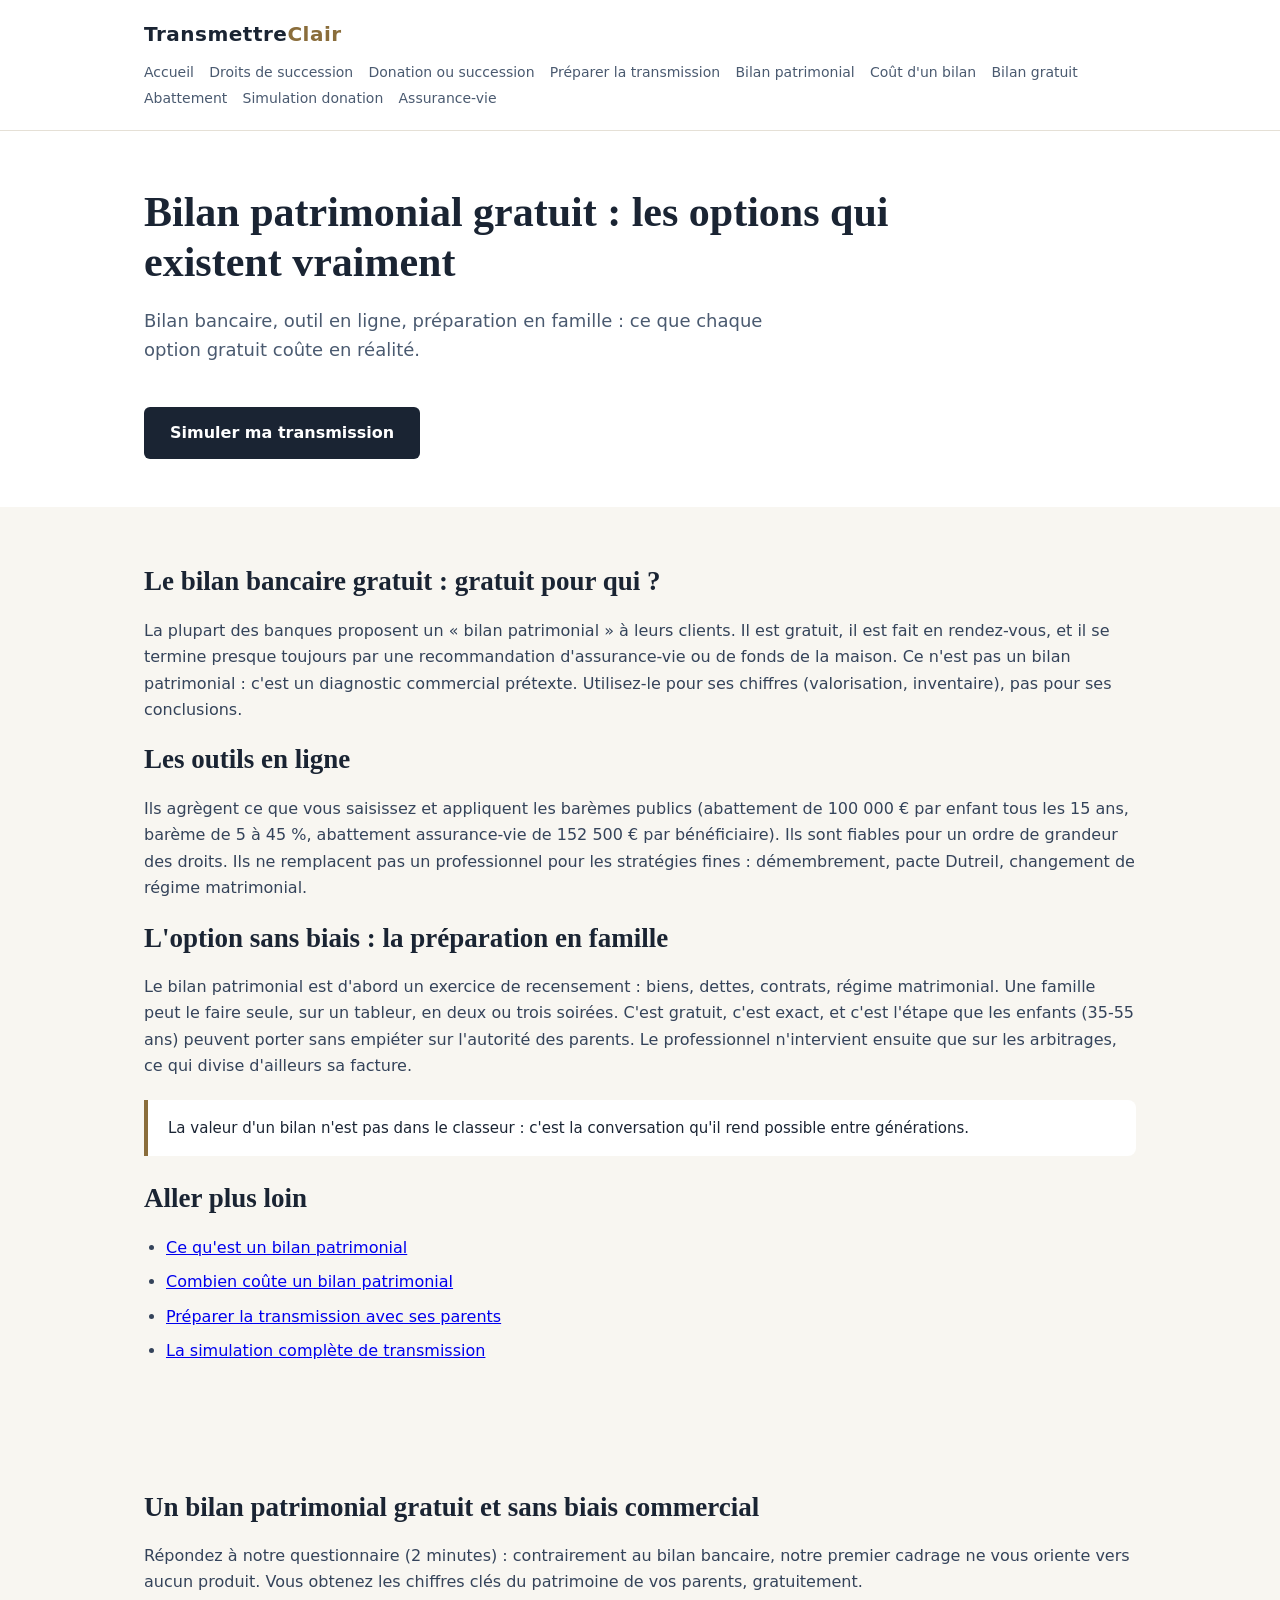
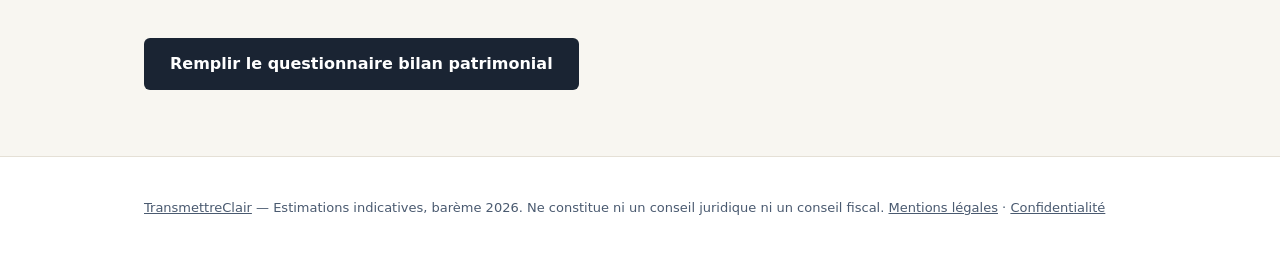
<file: bilan-patrimonial-gratuit/index.html>
<!DOCTYPE html>
<html lang="fr">
<head>
<meta charset="UTF-8">
<meta name="viewport" content="width=device-width, initial-scale=1.0">
<title>Bilan patrimonial gratuit : les vraies options (et leurs limites) en 2026</title>
<meta name="description" content="Faire un bilan patrimonial gratuitement : bilan de banque, outils en ligne, préparation en famille. Les options réellement gratuites et ce qu'elles valent pour préparer une transmission.">
<link rel="stylesheet" href="../style.css">
<script type="application/ld+json">
{"@context":"https://schema.org","@type":"FAQPage","mainEntity":[{"@type":"Question","name":"Existe-t-il un bilan patrimonial vraiment gratuit ?","acceptedAnswer":{"@type":"Answer","text":"Oui, mais toujours avec une contrepartie : le bilan bancaire gratuit oriente vers les produits de la banque, et les outils en ligne gratuits valorisent les données ou vendent une prestation payante ensuite. La seule option sans biais est la préparation en famille : inventaire des biens, des dettes et des contrats."}},{"@type":"Question","name":"Un bilan patrimonial en ligne est-il fiable ?","acceptedAnswer":{"@type":"Answer","text":"Un outil en ligne agrège ce que vous saisissez et applique des barèmes fiscaux connus. Il est fiable pour la valorisation et l'ordre de grandeur des droits de succession, pas pour les stratégies fines (démembrement, pacte Dutreil, régime matrimonial), qui relèvent d'un professionnel."}},{"@type":"Question","name":"Comment faire un bilan patrimonial de ses parents sans y être forcé ?","acceptedAnswer":{"@type":"Answer","text":"En proposant de préparer les chiffres avec eux, sans décision à la clé : lister les biens, les dettes, les contrats d'assurance-vie et le régime matrimonial. Les parents gardent l'autorité, l'enfant prépare le dossier que le notaire exploiterra ensuite."}}]}
</script>
<link rel="canonical" href="https://legae.fr/bilan-patrimonial-gratuit/">
<link rel="icon" type="image/svg+xml" href="/favicon.svg">
</head>
<body>
<header><div class="wrap"><nav>
<div class="brand">Transmettre<span>Clair</span></div>
<div><a href="../">Accueil</a> &nbsp; <a href="../droits-de-succession">Droits de succession</a> &nbsp; <a href="../donation-ou-succession">Donation ou succession</a> &nbsp; <a href="../preparer-transmission-parents">Préparer la transmission</a> &nbsp; <a href="../bilan-patrimonial">Bilan patrimonial</a> &nbsp; <a href="../cout-bilan-patrimonial">Coût d'un bilan</a> &nbsp; <a href="../bilan-patrimonial-gratuit">Bilan gratuit</a> &nbsp; <a href="../abattement-donation">Abattement</a> &nbsp; <a href="../simulation-donation">Simulation donation</a> &nbsp; <a href="../assurance-vie-succession">Assurance-vie</a></div>
</nav></div></header><section class="hero"><div class="wrap"><h1>Bilan patrimonial gratuit : les options qui existent vraiment</h1>
<p class="sub">Bilan bancaire, outil en ligne, préparation en famille : ce que chaque option gratuit coûte en réalité.</p>
<a class="cta" href="../#acces-lead">Simuler ma transmission</a></div></section>
<section><div class="wrap">
<h2>Le bilan bancaire gratuit : gratuit pour qui ?</h2>
<p>La plupart des banques proposent un « bilan patrimonial » à leurs clients. Il est gratuit, il est fait en rendez-vous, et il se termine presque toujours par une recommandation d'assurance-vie ou de fonds de la maison. Ce n'est pas un bilan patrimonial : c'est un diagnostic commercial prétexte. Utilisez-le pour ses chiffres (valorisation, inventaire), pas pour ses conclusions.</p>
<h2>Les outils en ligne</h2>
<p>Ils agrègent ce que vous saisissez et appliquent les barèmes publics (abattement de 100 000 € par enfant tous les 15 ans, barème de 5 à 45 %, abattement assurance-vie de 152 500 € par bénéficiaire). Ils sont fiables pour un ordre de grandeur des droits. Ils ne remplacent pas un professionnel pour les stratégies fines : démembrement, pacte Dutreil, changement de régime matrimonial.</p>
<h2>L'option sans biais : la préparation en famille</h2>
<p>Le bilan patrimonial est d'abord un exercice de recensement : biens, dettes, contrats, régime matrimonial. Une famille peut le faire seule, sur un tableur, en deux ou trois soirées. C'est gratuit, c'est exact, et c'est l'étape que les enfants (35-55 ans) peuvent porter sans empiéter sur l'autorité des parents. Le professionnel n'intervient ensuite que sur les arbitrages, ce qui divise d'ailleurs sa facture.</p>
<div class="note">La valeur d'un bilan n'est pas dans le classeur : c'est la conversation qu'il rend possible entre générations.</div>
<h2>Aller plus loin</h2><ul><li><a href="../bilan-patrimonial">Ce qu'est un bilan patrimonial</a></li><li><a href="../cout-bilan-patrimonial">Combien coûte un bilan patrimonial</a></li><li><a href="../preparer-transmission-parents">Préparer la transmission avec ses parents</a></li><li><a href="../">La simulation complète de transmission</a></li></ul>
</div></section></div></section><section><div class="wrap"><h2>Un bilan patrimonial gratuit et sans biais commercial</h2><p>Répondez à notre questionnaire (2 minutes) : contrairement au bilan bancaire, notre premier cadrage ne vous oriente vers aucun produit. Vous obtenez les chiffres clés du patrimoine de vos parents, gratuitement.</p><p><a class="cta" href="../#acces-lead">Remplir le questionnaire bilan patrimonial</a></p></div></section>
<footer><div class="wrap"><a href="../">TransmettreClair</a> — Estimations indicatives, barème 2026. Ne constitue ni un conseil juridique ni un conseil fiscal. <a href="../mentions-legales">Mentions légales</a> · <a href="../confidentialite">Confidentialité</a></div></footer>
</body>
</html>
</file>
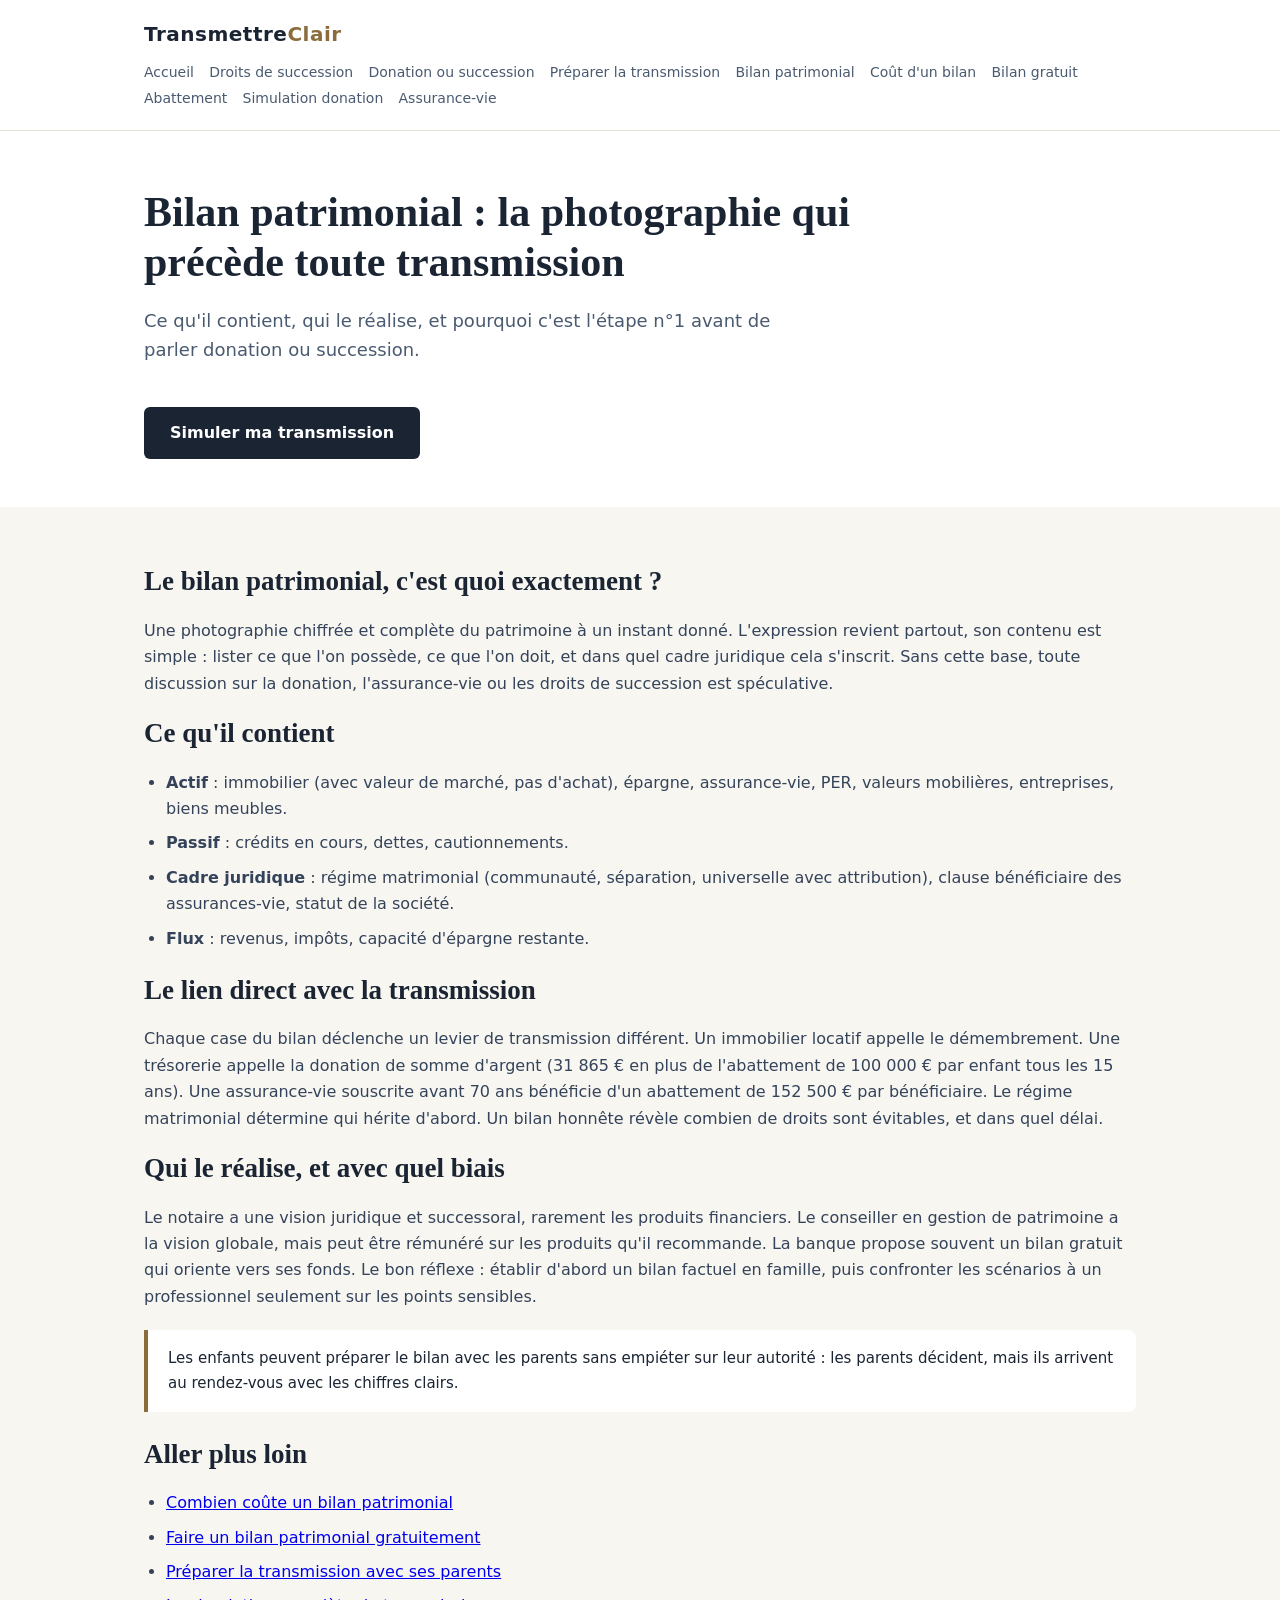
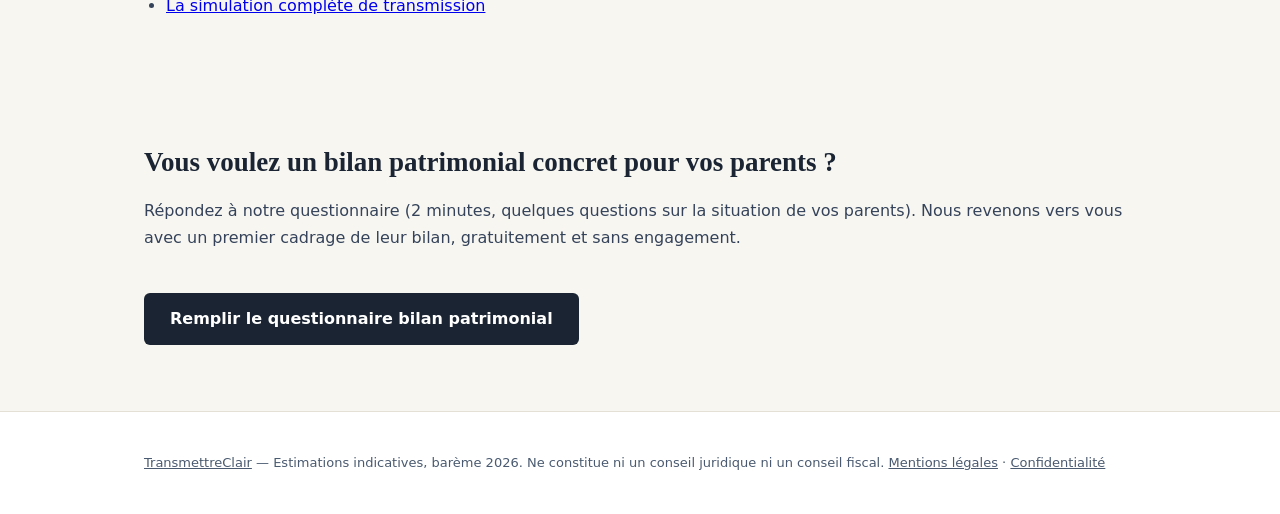
<file: bilan-patrimonial/index.html>
<!DOCTYPE html>
<html lang="fr">
<head>
<meta charset="UTF-8">
<meta name="viewport" content="width=device-width, initial-scale=1.0">
<title>Bilan patrimonial : définition, contenu et utilité pour préparer une transmission</title>
<meta name="description" content="Le bilan patrimonial : ce qu'il contient (actif, passif, régime matrimonial, flux), qui le réalise, quand le faire et pourquoi il est l'étape n°1 d'une transmission réussie.">
<link rel="stylesheet" href="../style.css">
<script type="application/ld+json">
{"@context":"https://schema.org","@type":"FAQPage","mainEntity":[{"@type":"Question","name":"Qu'est-ce qu'un bilan patrimonial ?","acceptedAnswer":{"@type":"Answer","text":"C'est une photographie complète et chiffrée d'un patrimoine à un instant donné : actif (immobilier, épargne, assurance-vie, entreprises), passif (crédits, dettes), régime matrimonial, flux de revenus et fiscalité. Il sert de base à toute stratégie de transmission."}},{"@type":"Question","name":"Qui peut réaliser un bilan patrimonial ?","acceptedAnswer":{"@type":"Answer","text":"Un notaire, un avocat fiscaliste, un expert-comptable, un conseiller en gestion de patrimoine indépendant ou en banque. Attention : un bilan proposé gratuitement par une banque ou un assureur oriente souvent vers ses propres produits."}},{"@type":"Question","name":"Quand faire un bilan patrimonial pour une transmission ?","acceptedAnswer":{"@type":"Answer","text":"Dès que les parents ont plus de 55-60 ans ou que le patrimoine dépasse quelques centaines de milliers d'euros. Les leviers (donations tous les 15 ans, assurance-vie, démembrement) perdent leur intérêt s'ils sont actionnés tardivement."}},{"@type":"Question","name":"Quelle est la différence entre bilan patrimonial et inventaire de succession ?","acceptedAnswer":{"@type":"Answer","text":"Le bilan patrimonial se fait du vivant des personnes, pour anticiper et choisir. L'inventaire de succession se fait après le décès, pour répartir. Anticiper permet de transmettre sans droits ; subir impose le barème de 5 à 45 %."}}]}
</script>
<link rel="canonical" href="https://legae.fr/bilan-patrimonial/">
<link rel="icon" type="image/svg+xml" href="/favicon.svg">
</head>
<body>
<header><div class="wrap"><nav>
<div class="brand">Transmettre<span>Clair</span></div>
<div><a href="../">Accueil</a> &nbsp; <a href="../droits-de-succession">Droits de succession</a> &nbsp; <a href="../donation-ou-succession">Donation ou succession</a> &nbsp; <a href="../preparer-transmission-parents">Préparer la transmission</a> &nbsp; <a href="../bilan-patrimonial">Bilan patrimonial</a> &nbsp; <a href="../cout-bilan-patrimonial">Coût d'un bilan</a> &nbsp; <a href="../bilan-patrimonial-gratuit">Bilan gratuit</a> &nbsp; <a href="../abattement-donation">Abattement</a> &nbsp; <a href="../simulation-donation">Simulation donation</a> &nbsp; <a href="../assurance-vie-succession">Assurance-vie</a></div>
</nav></div></header><section class="hero"><div class="wrap"><h1>Bilan patrimonial : la photographie qui précède toute transmission</h1>
<p class="sub">Ce qu'il contient, qui le réalise, et pourquoi c'est l'étape n°1 avant de parler donation ou succession.</p>
<a class="cta" href="../#acces-lead">Simuler ma transmission</a></div></section>
<section><div class="wrap">
<h2>Le bilan patrimonial, c'est quoi exactement ?</h2>
<p>Une photographie chiffrée et complète du patrimoine à un instant donné. L'expression revient partout, son contenu est simple : lister ce que l'on possède, ce que l'on doit, et dans quel cadre juridique cela s'inscrit. Sans cette base, toute discussion sur la donation, l'assurance-vie ou les droits de succession est spéculative.</p>
<h2>Ce qu'il contient</h2>
<ul>
<li><strong>Actif</strong> : immobilier (avec valeur de marché, pas d'achat), épargne, assurance-vie, PER, valeurs mobilières, entreprises, biens meubles.</li>
<li><strong>Passif</strong> : crédits en cours, dettes, cautionnements.</li>
<li><strong>Cadre juridique</strong> : régime matrimonial (communauté, séparation, universelle avec attribution), clause bénéficiaire des assurances-vie, statut de la société.</li>
<li><strong>Flux</strong> : revenus, impôts, capacité d'épargne restante.</li>
</ul>
<h2>Le lien direct avec la transmission</h2>
<p>Chaque case du bilan déclenche un levier de transmission différent. Un immobilier locatif appelle le démembrement. Une trésorerie appelle la donation de somme d'argent (31 865 € en plus de l'abattement de 100 000 € par enfant tous les 15 ans). Une assurance-vie souscrite avant 70 ans bénéficie d'un abattement de 152 500 € par bénéficiaire. Le régime matrimonial détermine qui hérite d'abord. Un bilan honnête révèle combien de droits sont évitables, et dans quel délai.</p>
<h2>Qui le réalise, et avec quel biais</h2>
<p>Le notaire a une vision juridique et successoral, rarement les produits financiers. Le conseiller en gestion de patrimoine a la vision globale, mais peut être rémunéré sur les produits qu'il recommande. La banque propose souvent un bilan gratuit qui oriente vers ses fonds. Le bon réflexe : établir d'abord un bilan factuel en famille, puis confronter les scénarios à un professionnel seulement sur les points sensibles.</p>
<div class="note">Les enfants peuvent préparer le bilan avec les parents sans empiéter sur leur autorité : les parents décident, mais ils arrivent au rendez-vous avec les chiffres clairs.</div>
<h2>Aller plus loin</h2><ul><li><a href="../cout-bilan-patrimonial">Combien coûte un bilan patrimonial</a></li><li><a href="../bilan-patrimonial-gratuit">Faire un bilan patrimonial gratuitement</a></li><li><a href="../preparer-transmission-parents">Préparer la transmission avec ses parents</a></li><li><a href="../">La simulation complète de transmission</a></li></ul>
</div></section></div></section><section><div class="wrap"><h2>Vous voulez un bilan patrimonial concret pour vos parents ?</h2><p>Répondez à notre questionnaire (2 minutes, quelques questions sur la situation de vos parents). Nous revenons vers vous avec un premier cadrage de leur bilan, gratuitement et sans engagement.</p><p><a class="cta" href="../#acces-lead">Remplir le questionnaire bilan patrimonial</a></p></div></section>
<footer><div class="wrap"><a href="../">TransmettreClair</a> — Estimations indicatives, barème 2026. Ne constitue ni un conseil juridique ni un conseil fiscal. <a href="../mentions-legales">Mentions légales</a> · <a href="../confidentialite">Confidentialité</a></div></footer>
</body>
</html>
</file>
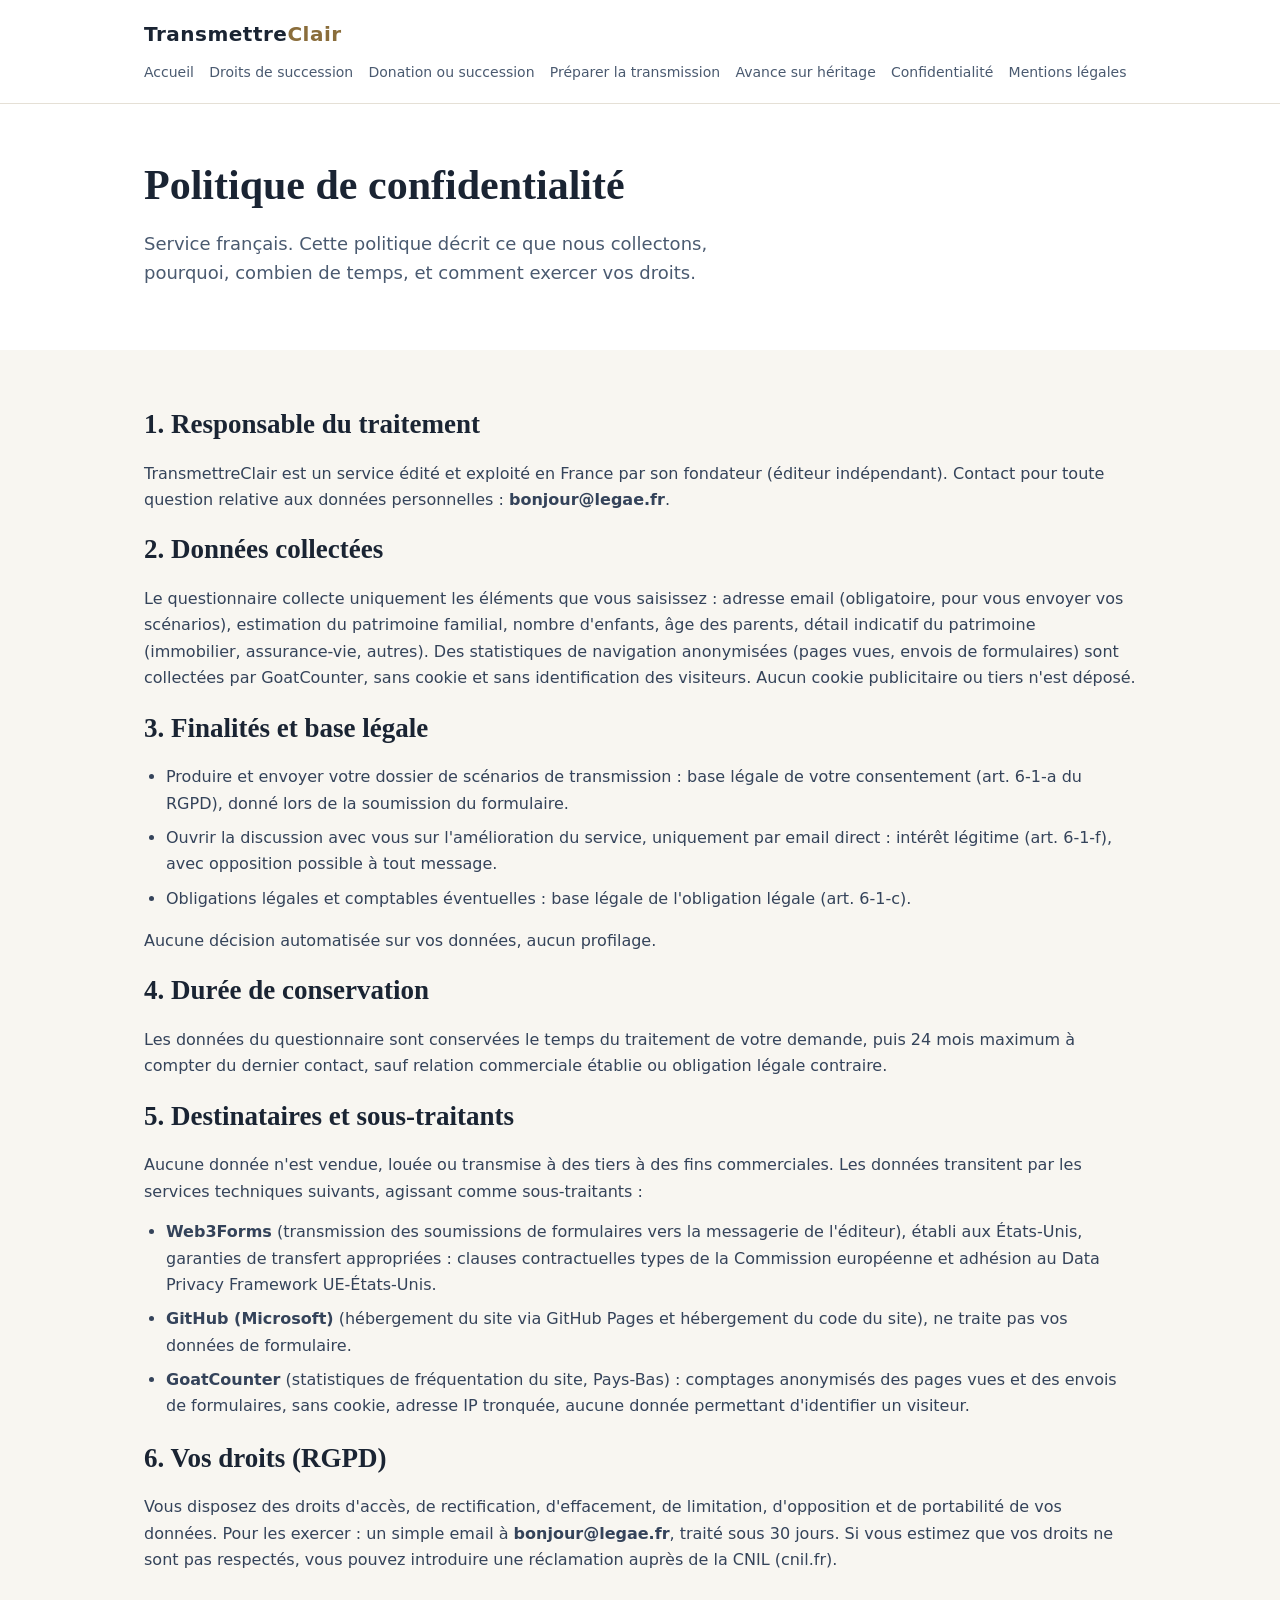
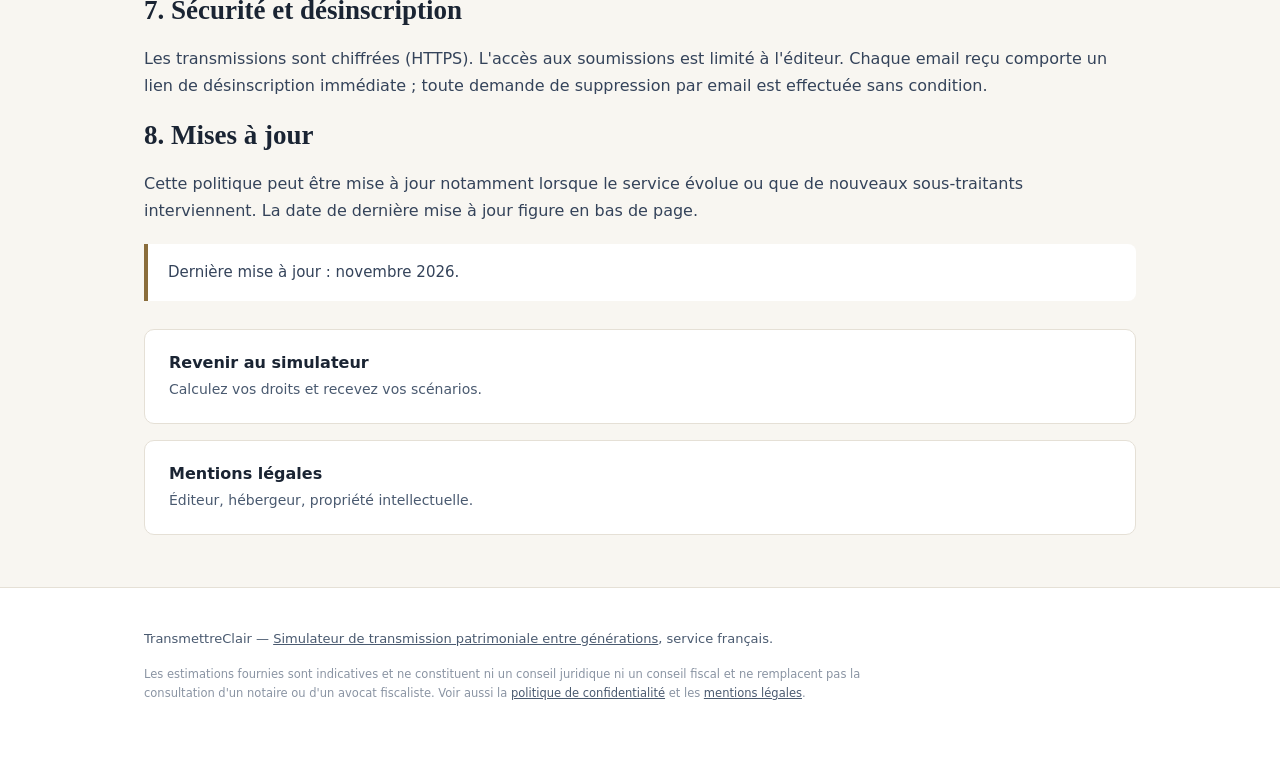
<file: confidentialite/index.html>
<!DOCTYPE html>
<html lang="fr">
<head>
<meta charset="UTF-8">
<meta name="viewport" content="width=device-width, initial-scale=1.0">
<title>Politique de confidentialité | TransmettreClair</title>
<meta name="description" content="Politique de confidentialité de TransmettreClair : données collectées, finalités, durées de conservation, droits RGPD, contact du responsable de traitement.">
<link rel="stylesheet" href="../style.css">
<link rel="canonical" href="https://legae.fr/confidentialite/">
<link rel="icon" type="image/svg+xml" href="/favicon.svg">
</head>
<body>
<header><div class="wrap"><nav>
<div class="brand">Transmettre<span>Clair</span></div>
<div><a href="../">Accueil</a> &nbsp; <a href="../droits-de-succession">Droits de succession</a> &nbsp; <a href="../donation-ou-succession">Donation ou succession</a> &nbsp; <a href="../preparer-transmission-parents">Préparer la transmission</a> &nbsp; <a href="../avance-sur-heritage">Avance sur héritage</a> &nbsp; <a href="../confidentialite">Confidentialité</a> &nbsp; <a href="../mentions-legales">Mentions légales</a></div>
</nav></div></header>
<section class="hero"><div class="wrap"><h1>Politique de confidentialité</h1><p class="sub">Service français. Cette politique décrit ce que nous collectons, pourquoi, combien de temps, et comment exercer vos droits.</p></div></section>
<section><div class="wrap">
<h2>1. Responsable du traitement</h2>
<p>TransmettreClair est un service édité et exploité en France par son fondateur (éditeur indépendant). Contact pour toute question relative aux données personnelles : <b>bonjour@legae.fr</b>.</p>
<h2>2. Données collectées</h2>
<p>Le questionnaire collecte uniquement les éléments que vous saisissez : adresse email (obligatoire, pour vous envoyer vos scénarios), estimation du patrimoine familial, nombre d'enfants, âge des parents, détail indicatif du patrimoine (immobilier, assurance-vie, autres). Des statistiques de navigation anonymisées (pages vues, envois de formulaires) sont collectées par GoatCounter, sans cookie et sans identification des visiteurs. Aucun cookie publicitaire ou tiers n'est déposé.</p>
<h2>3. Finalités et base légale</h2>
<ul>
<li>Produire et envoyer votre dossier de scénarios de transmission : base légale de votre consentement (art. 6-1-a du RGPD), donné lors de la soumission du formulaire.</li>
<li>Ouvrir la discussion avec vous sur l'amélioration du service, uniquement par email direct : intérêt légitime (art. 6-1-f), avec opposition possible à tout message.</li>
<li>Obligations légales et comptables éventuelles : base légale de l'obligation légale (art. 6-1-c).</li>
</ul>
<p>Aucune décision automatisée sur vos données, aucun profilage.</p>
<h2>4. Durée de conservation</h2>
<p>Les données du questionnaire sont conservées le temps du traitement de votre demande, puis 24 mois maximum à compter du dernier contact, sauf relation commerciale établie ou obligation légale contraire.</p>
<h2>5. Destinataires et sous-traitants</h2>
<p>Aucune donnée n'est vendue, louée ou transmise à des tiers à des fins commerciales. Les données transitent par les services techniques suivants, agissant comme sous-traitants :</p>
<ul>
<li><b>Web3Forms</b> (transmission des soumissions de formulaires vers la messagerie de l'éditeur), établi aux États-Unis, garanties de transfert appropriées : clauses contractuelles types de la Commission européenne et adhésion au Data Privacy Framework UE-États-Unis.</li>
<li><b>GitHub (Microsoft)</b> (hébergement du site via GitHub Pages et hébergement du code du site), ne traite pas vos données de formulaire.</li>
<li><b>GoatCounter</b> (statistiques de fréquentation du site, Pays-Bas) : comptages anonymisés des pages vues et des envois de formulaires, sans cookie, adresse IP tronquée, aucune donnée permettant d'identifier un visiteur.</li>
</ul>
<h2>6. Vos droits (RGPD)</h2>
<p>Vous disposez des droits d'accès, de rectification, d'effacement, de limitation, d'opposition et de portabilité de vos données. Pour les exercer : un simple email à <b>bonjour@legae.fr</b>, traité sous 30 jours. Si vous estimez que vos droits ne sont pas respectés, vous pouvez introduire une réclamation auprès de la CNIL (cnil.fr).</p>
<h2>7. Sécurité et désinscription</h2>
<p>Les transmissions sont chiffrées (HTTPS). L'accès aux soumissions est limité à l'éditeur. Chaque email reçu comporte un lien de désinscription immédiate ; toute demande de suppression par email est effectuée sans condition.</p>
<h2>8. Mises à jour</h2>
<p>Cette politique peut être mise à jour notamment lorsque le service évolue ou que de nouveaux sous-traitants interviennent. La date de dernière mise à jour figure en bas de page.</p>
<p class="note">Dernière mise à jour : novembre 2026.</p>
<div class="links">
<a href="../#simuler"><b>Revenir au simulateur</b><span>Calculez vos droits et recevez vos scénarios.</span></a>
<a href="../mentions-legales"><b>Mentions légales</b><span>Éditeur, hébergeur, propriété intellectuelle.</span></a>
</div>
</div></section>
<footer><div class="wrap">
<div>TransmettreClair &mdash; <a href="../">Simulateur de transmission patrimoniale entre générations</a>, service français.</div>
<p class="legal">Les estimations fournies sont indicatives et ne constituent ni un conseil juridique ni un conseil fiscal et ne remplacent pas la consultation d'un notaire ou d'un avocat fiscaliste. Voir aussi la <a href="../confidentialite">politique de confidentialité</a> et les <a href="../mentions-legales">mentions légales</a>.</p>
</div></footer>
</body>
</html>
</file>
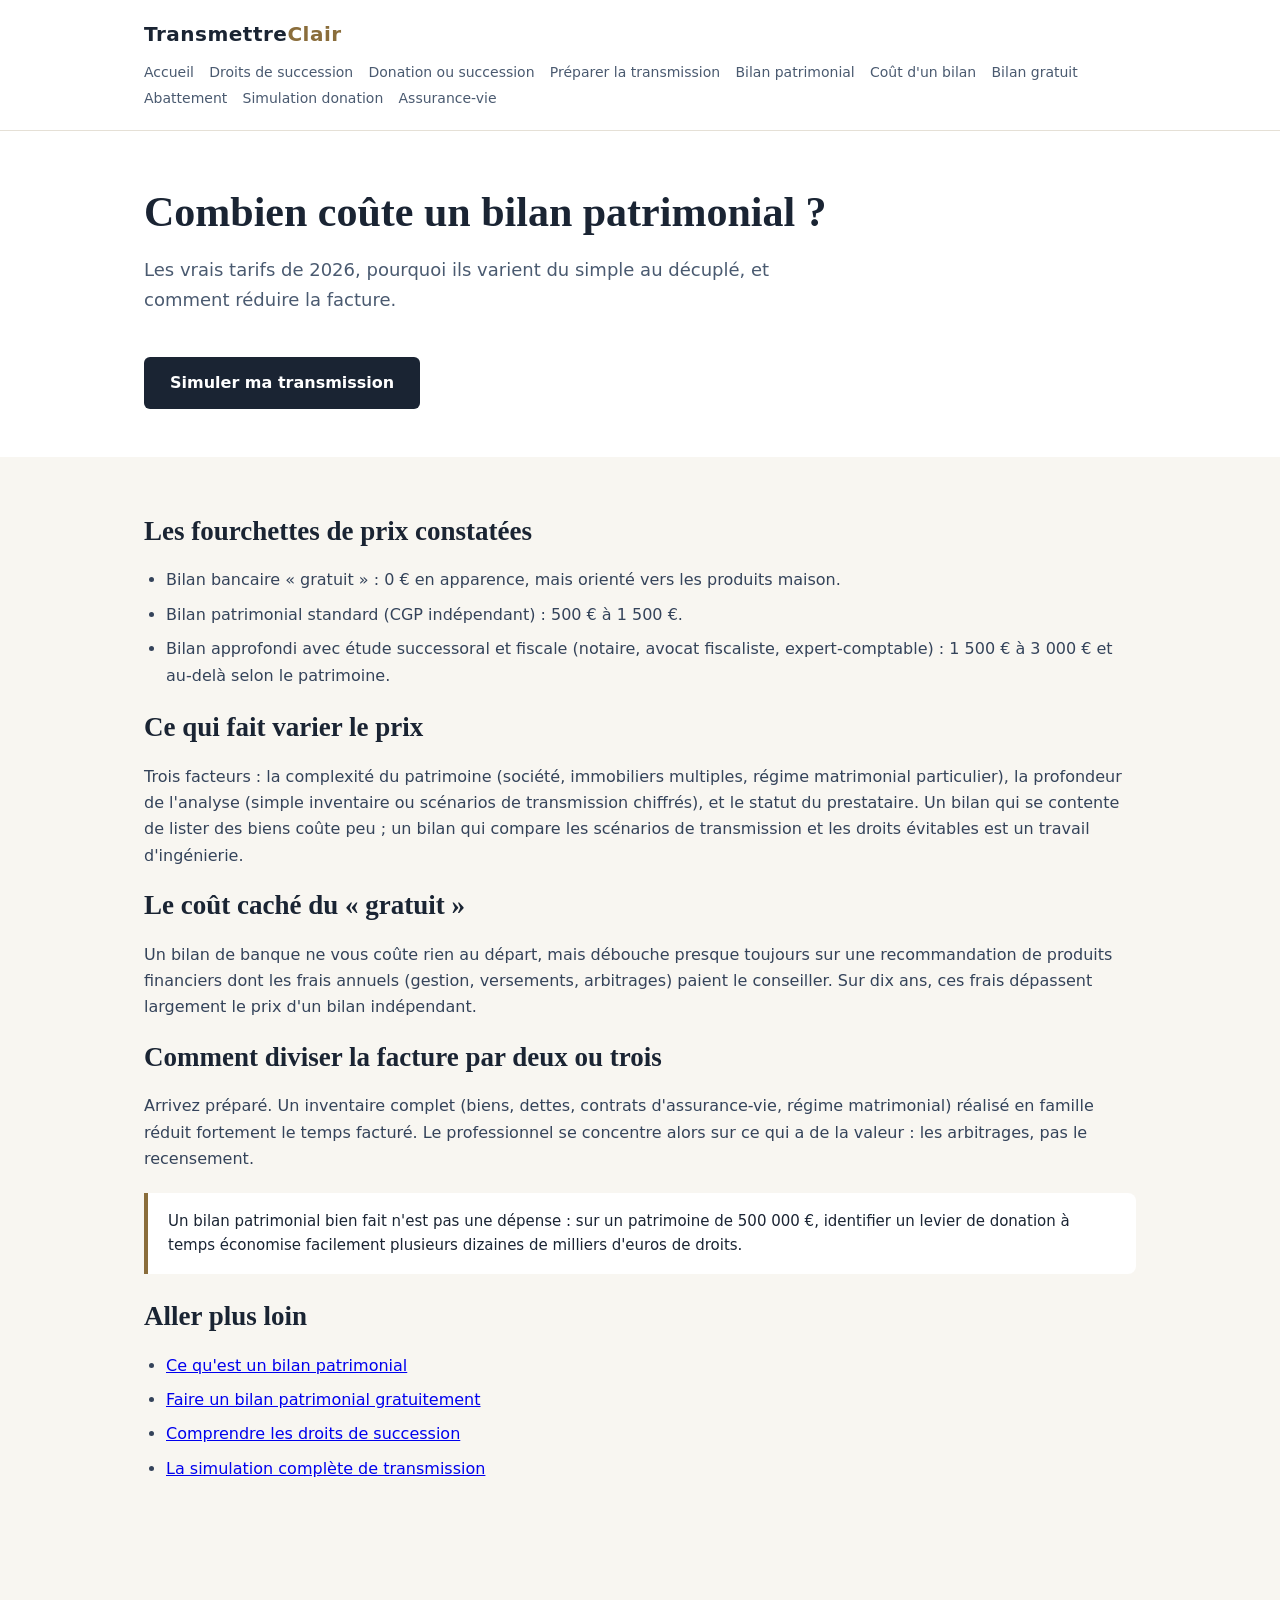
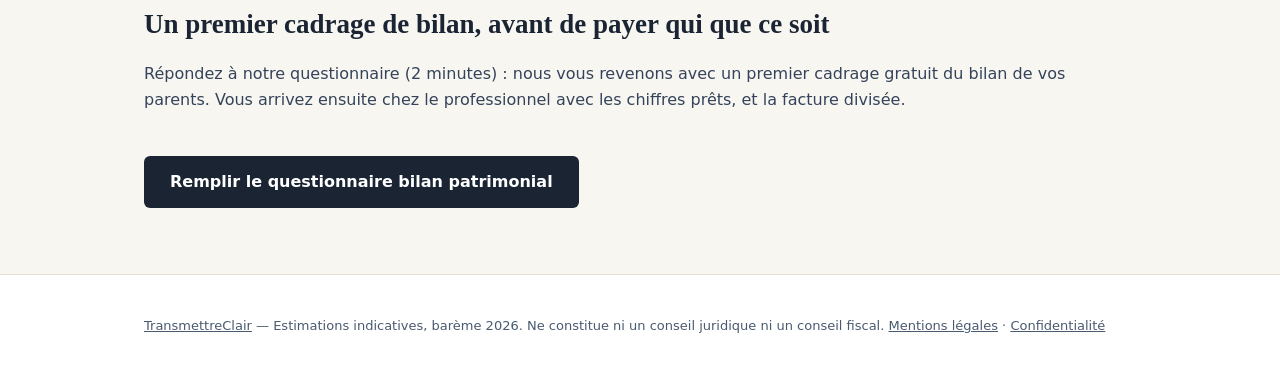
<file: cout-bilan-patrimonial/index.html>
<!DOCTYPE html>
<html lang="fr">
<head>
<meta charset="UTF-8">
<meta name="viewport" content="width=device-width, initial-scale=1.0">
<title>Combien coûte un bilan patrimonial ? Tarifs notaire, CGP et banque (2026)</title>
<meta name="description" content="Prix d'un bilan patrimonial en 2026 : gratuit en banque, 500 € à 3 000 € chez un CGP, plus cher chez le notaire ou l'avocat fiscaliste. Ce qui justifie l'écart et comment choisir.">
<link rel="stylesheet" href="../style.css">
<script type="application/ld+json">
{"@context":"https://schema.org","@type":"FAQPage","mainEntity":[{"@type":"Question","name":"Quel est le prix moyen d'un bilan patrimonial ?","acceptedAnswer":{"@type":"Answer","text":"De 0 € (bilan de banque, orienté produits) à 500-1 500 € pour un bilan patrimonial réalisé par un conseiller en gestion de patrimoine indépendant, et 1 500-3 000 € voire plus pour un bilan approfondi incluant une étude successoral et fiscale (notaire, avocat fiscaliste)."}},{"@type":"Question","name":"Un bilan patrimonial en banque est-il vraiment gratuit ?","acceptedAnswer":{"@type":"Answer","text":"Le bilan lui-même est souvent gratuit, mais il est réalisé par un conseiller rémunéré sur les produits de la banque : l'orientation vers l'assurance-vie ou les fonds maison fait partie du modèle économique. Le coût réel est déplacé sur les frais des produits recommandés."}},{"@type":"Question","name":"Le bilan patrimonial chez le notaire est-il payant ?","acceptedAnswer":{"@type":"Answer","text":"Oui : un rendez-vous successoral approfondi est facturé entre quelques centaines et quelques milliers d'euros selon la complexité. Le premier entretien peut être gratuit, l'étude chiffrée est payante."}},{"@type":"Question","name":"Comment payer moins cher un bilan patrimonial ?","acceptedAnswer":{"@type":"Answer","text":"Préparer soi-même l'inventaire des biens et des dettes avec ses parents, et ne solliciter le professionnel que sur les points de arbitrage (régime matrimonial, démembrement, clauses bénéficiaires). Le temps facturé, et donc la facture, diminue fortement."}}]}
</script>
<link rel="canonical" href="https://legae.fr/cout-bilan-patrimonial/">
<link rel="icon" type="image/svg+xml" href="/favicon.svg">
</head>
<body>
<header><div class="wrap"><nav>
<div class="brand">Transmettre<span>Clair</span></div>
<div><a href="../">Accueil</a> &nbsp; <a href="../droits-de-succession">Droits de succession</a> &nbsp; <a href="../donation-ou-succession">Donation ou succession</a> &nbsp; <a href="../preparer-transmission-parents">Préparer la transmission</a> &nbsp; <a href="../bilan-patrimonial">Bilan patrimonial</a> &nbsp; <a href="../cout-bilan-patrimonial">Coût d'un bilan</a> &nbsp; <a href="../bilan-patrimonial-gratuit">Bilan gratuit</a> &nbsp; <a href="../abattement-donation">Abattement</a> &nbsp; <a href="../simulation-donation">Simulation donation</a> &nbsp; <a href="../assurance-vie-succession">Assurance-vie</a></div>
</nav></div></header><section class="hero"><div class="wrap"><h1>Combien coûte un bilan patrimonial ?</h1>
<p class="sub">Les vrais tarifs de 2026, pourquoi ils varient du simple au décuplé, et comment réduire la facture.</p>
<a class="cta" href="../#acces-lead">Simuler ma transmission</a></div></section>
<section><div class="wrap">
<h2>Les fourchettes de prix constatées</h2>
<ul>
<li>Bilan bancaire « gratuit » : 0 € en apparence, mais orienté vers les produits maison.</li>
<li>Bilan patrimonial standard (CGP indépendant) : 500 € à 1 500 €.</li>
<li>Bilan approfondi avec étude successoral et fiscale (notaire, avocat fiscaliste, expert-comptable) : 1 500 € à 3 000 € et au-delà selon le patrimoine.</li>
</ul>
<h2>Ce qui fait varier le prix</h2>
<p>Trois facteurs : la complexité du patrimoine (société, immobiliers multiples, régime matrimonial particulier), la profondeur de l'analyse (simple inventaire ou scénarios de transmission chiffrés), et le statut du prestataire. Un bilan qui se contente de lister des biens coûte peu ; un bilan qui compare les scénarios de transmission et les droits évitables est un travail d'ingénierie.</p>
<h2>Le coût caché du « gratuit »</h2>
<p>Un bilan de banque ne vous coûte rien au départ, mais débouche presque toujours sur une recommandation de produits financiers dont les frais annuels (gestion, versements, arbitrages) paient le conseiller. Sur dix ans, ces frais dépassent largement le prix d'un bilan indépendant.</p>
<h2>Comment diviser la facture par deux ou trois</h2>
<p>Arrivez préparé. Un inventaire complet (biens, dettes, contrats d'assurance-vie, régime matrimonial) réalisé en famille réduit fortement le temps facturé. Le professionnel se concentre alors sur ce qui a de la valeur : les arbitrages, pas le recensement.</p>
<div class="note">Un bilan patrimonial bien fait n'est pas une dépense : sur un patrimoine de 500 000 €, identifier un levier de donation à temps économise facilement plusieurs dizaines de milliers d'euros de droits.</div>
<h2>Aller plus loin</h2><ul><li><a href="../bilan-patrimonial">Ce qu'est un bilan patrimonial</a></li><li><a href="../bilan-patrimonial-gratuit">Faire un bilan patrimonial gratuitement</a></li><li><a href="../droits-de-succession">Comprendre les droits de succession</a></li><li><a href="../">La simulation complète de transmission</a></li></ul>
</div></section></div></section><section><div class="wrap"><h2>Un premier cadrage de bilan, avant de payer qui que ce soit</h2><p>Répondez à notre questionnaire (2 minutes) : nous vous revenons avec un premier cadrage gratuit du bilan de vos parents. Vous arrivez ensuite chez le professionnel avec les chiffres prêts, et la facture divisée.</p><p><a class="cta" href="../#acces-lead">Remplir le questionnaire bilan patrimonial</a></p></div></section>
<footer><div class="wrap"><a href="../">TransmettreClair</a> — Estimations indicatives, barème 2026. Ne constitue ni un conseil juridique ni un conseil fiscal. <a href="../mentions-legales">Mentions légales</a> · <a href="../confidentialite">Confidentialité</a></div></footer>
</body>
</html>
</file>
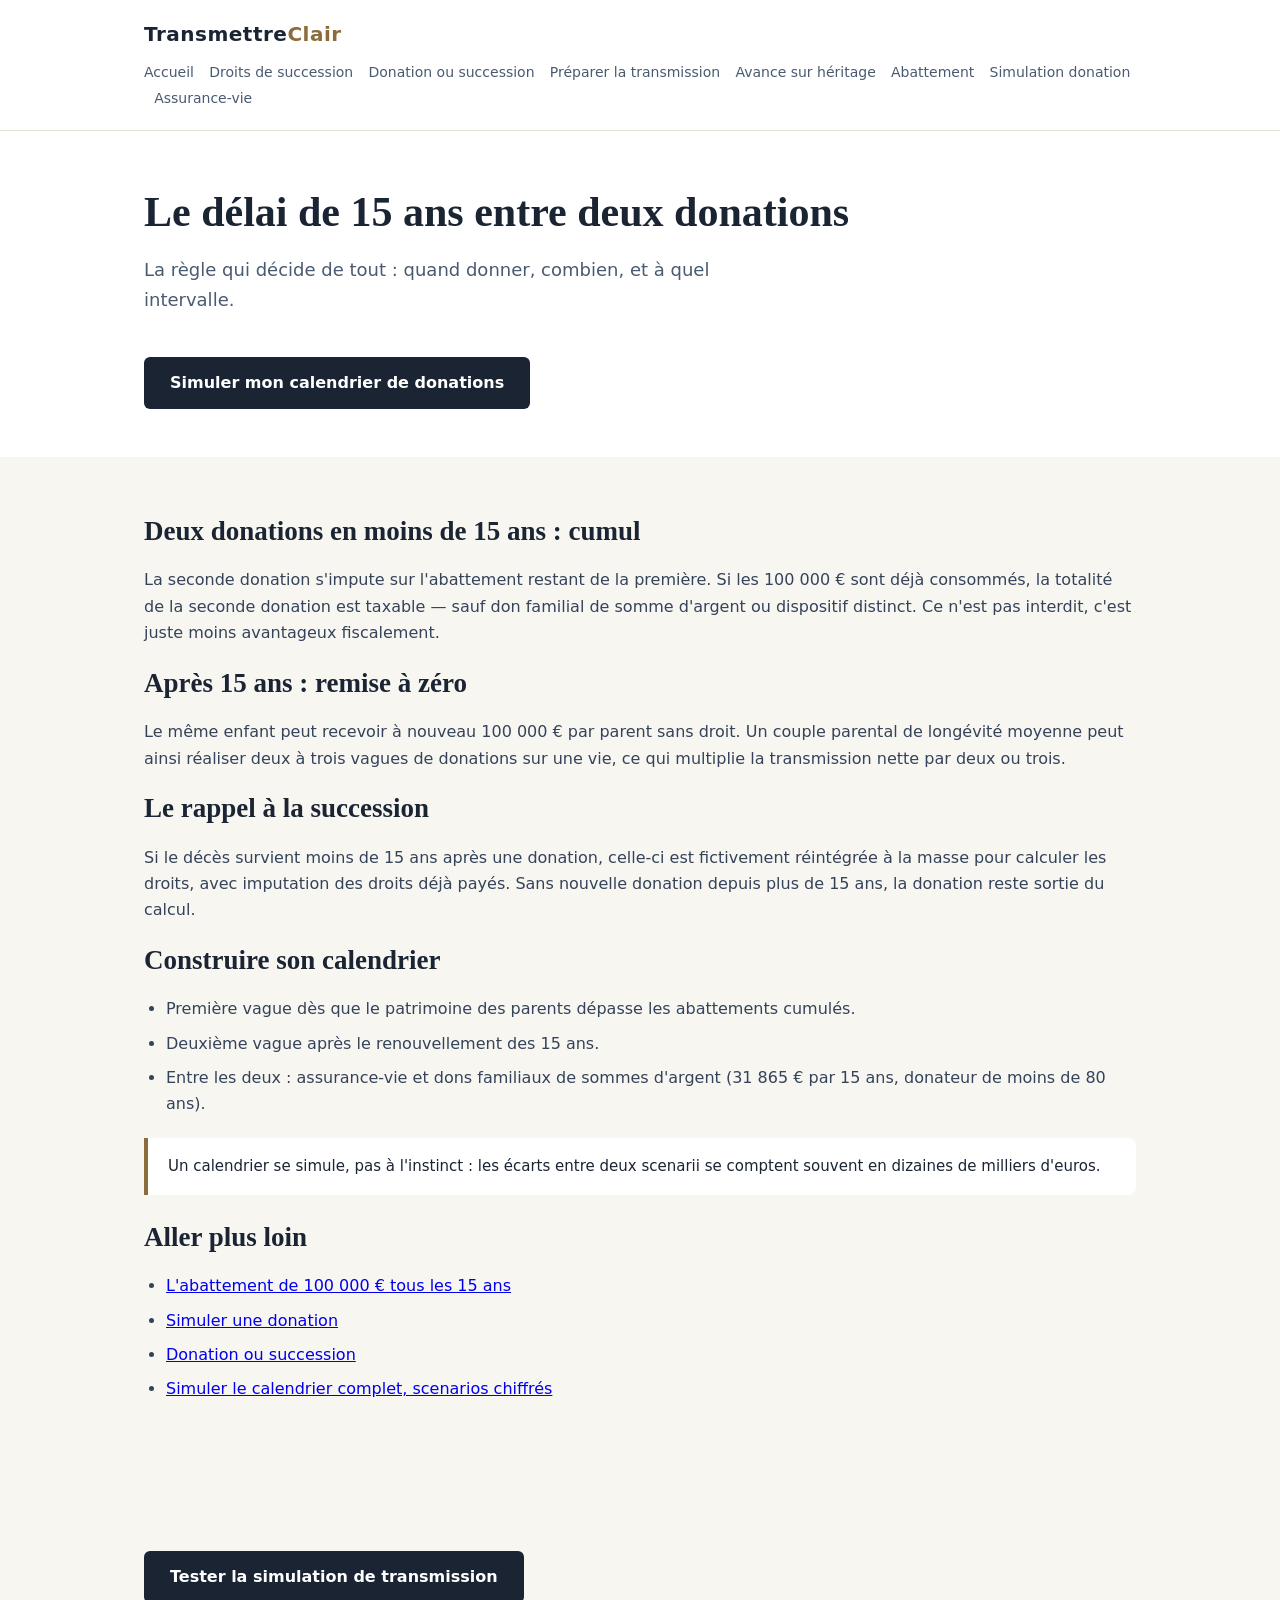
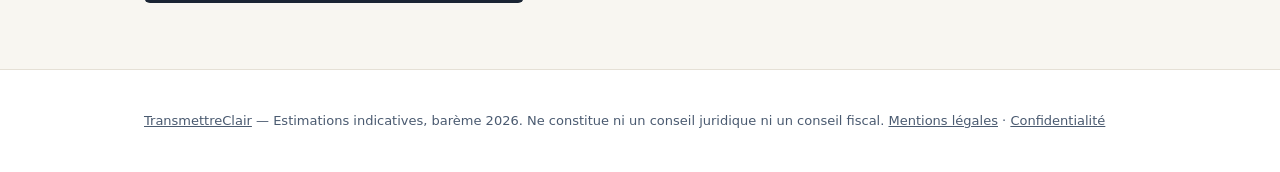
<file: delai-entre-deux-donations/index.html>
<!DOCTYPE html>
<html lang="fr">
<head>
<meta charset="UTF-8">
<meta name="viewport" content="width=device-width, initial-scale=1.0">
<title>Délai entre deux donations : la règle des 15 ans expliquée</title>
<meta name="description" content="Délai entre deux donations : la règle fiscale des 15 ans, renouvellement de l'abattement de 100 000 €, calendrier optimal et cas du rappel à la succession.">
<link rel="stylesheet" href="../style.css">
<script type="application/ld+json">
{"@context":"https://schema.org","@type":"FAQPage","mainEntity":[{"@type":"Question","name":"Quel est le délai entre deux donations ?","acceptedAnswer":{"@type":"Answer","text":"15 ans. Deux donations au même bénéficiaire espacées de moins de 15 ans partagent le même abattement. Après 15 ans, l'abattement de donation se renouvelle intégralement."}},{"@type":"Question","name":"Que se passe-t-il si le donateur décède avant 15 ans ?","acceptedAnswer":{"@type":"Answer","text":"Les donations consenties moins de 15 ans avant le décès sont 'rappelées' : elles sont réintégrées fictivement dans la succession pour le calcul des droits, mais les droits payés antérieurement sont déduits."}},{"@type":"Question","name":"Comment optimiser le calendrier des donations ?","acceptedAnswer":{"@type":"Answer","text":"Donner tôt (dès que le patrimoine dépasse les abattements), puis renouveler après 15 ans. Le calendrier idéal dépend de l'âge des parents, du patrimoine immobilier et des projets trésorerie des enfants."}}]}
</script>
<link rel="canonical" href="https://legae.fr/delai-entre-deux-donations/">
<link rel="icon" type="image/svg+xml" href="/favicon.svg">
</head>
<body>
<header><div class="wrap"><nav>
<div class="brand">Transmettre<span>Clair</span></div>
<div><a href="../">Accueil</a> &nbsp; <a href="../droits-de-succession">Droits de succession</a> &nbsp; <a href="../donation-ou-succession">Donation ou succession</a> &nbsp; <a href="../preparer-transmission-parents">Préparer la transmission</a> &nbsp; <a href="../avance-sur-heritage">Avance sur héritage</a> &nbsp; <a href="../abattement-donation">Abattement</a> &nbsp; <a href="../simulation-donation">Simulation donation</a> &nbsp; <a href="../assurance-vie-succession">Assurance-vie</a></div>
</nav></div></header><section class="hero"><div class="wrap"><h1>Le délai de 15 ans entre deux donations</h1>
<p class="sub">La règle qui décide de tout : quand donner, combien, et à quel intervalle.</p>
<a class="cta" href="../#acces-lead">Simuler mon calendrier de donations</a></div></section>
<section><div class="wrap">
<h2>Deux donations en moins de 15 ans : cumul</h2>
<p>La seconde donation s'impute sur l'abattement restant de la première. Si les 100 000 € sont déjà consommés, la totalité de la seconde donation est taxable — sauf don familial de somme d'argent ou dispositif distinct. Ce n'est pas interdit, c'est juste moins avantageux fiscalement.</p>
<h2>Après 15 ans : remise à zéro</h2>
<p>Le même enfant peut recevoir à nouveau 100 000 € par parent sans droit. Un couple parental de longévité moyenne peut ainsi réaliser deux à trois vagues de donations sur une vie, ce qui multiplie la transmission nette par deux ou trois.</p>
<h2>Le rappel à la succession</h2>
<p>Si le décès survient moins de 15 ans après une donation, celle-ci est fictivement réintégrée à la masse pour calculer les droits, avec imputation des droits déjà payés. Sans nouvelle donation depuis plus de 15 ans, la donation reste sortie du calcul.</p>
<h2>Construire son calendrier</h2>
<ul>
<li>Première vague dès que le patrimoine des parents dépasse les abattements cumulés.</li>
<li>Deuxième vague après le renouvellement des 15 ans.</li>
<li>Entre les deux : assurance-vie et dons familiaux de sommes d'argent (31 865 € par 15 ans, donateur de moins de 80 ans).</li>
</ul>
<div class="note">Un calendrier se simule, pas à l'instinct : les écarts entre deux scenarii se comptent souvent en dizaines de milliers d'euros.</div>
<h2>Aller plus loin</h2><ul><li><a href="../abattement-donation">L'abattement de 100 000 € tous les 15 ans</a></li><li><a href="../simulation-donation">Simuler une donation</a></li><li><a href="../donation-ou-succession">Donation ou succession</a></li><li><a href="../">Simuler le calendrier complet, scenarios chiffrés</a></li></ul>
</div></section><section><div class="wrap"><p><a class="cta" href="../#acces-lead">Tester la simulation de transmission</a></p></div></section>
<footer><div class="wrap"><a href="../">TransmettreClair</a> — Estimations indicatives, barème 2026. Ne constitue ni un conseil juridique ni un conseil fiscal. <a href="../mentions-legales">Mentions légales</a> · <a href="../confidentialite">Confidentialité</a></div></footer>
</body>
</html>
</file>
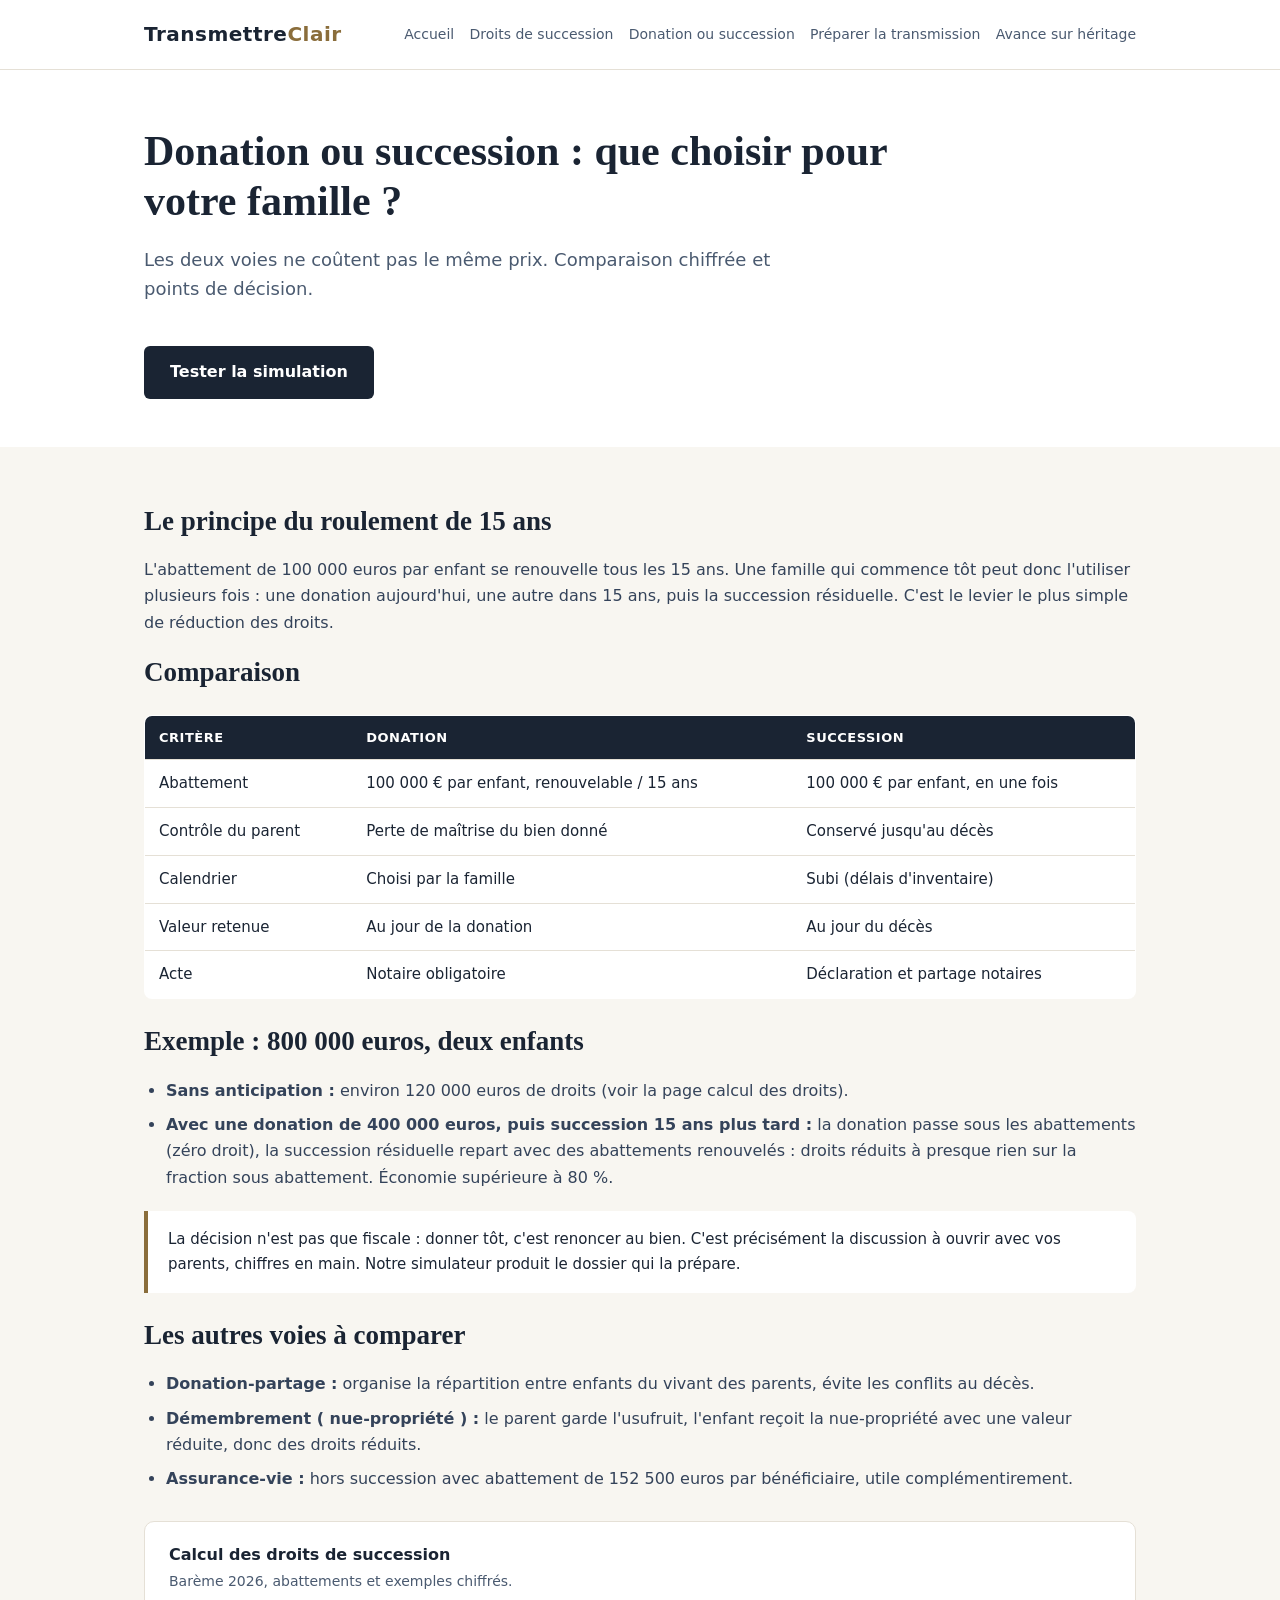
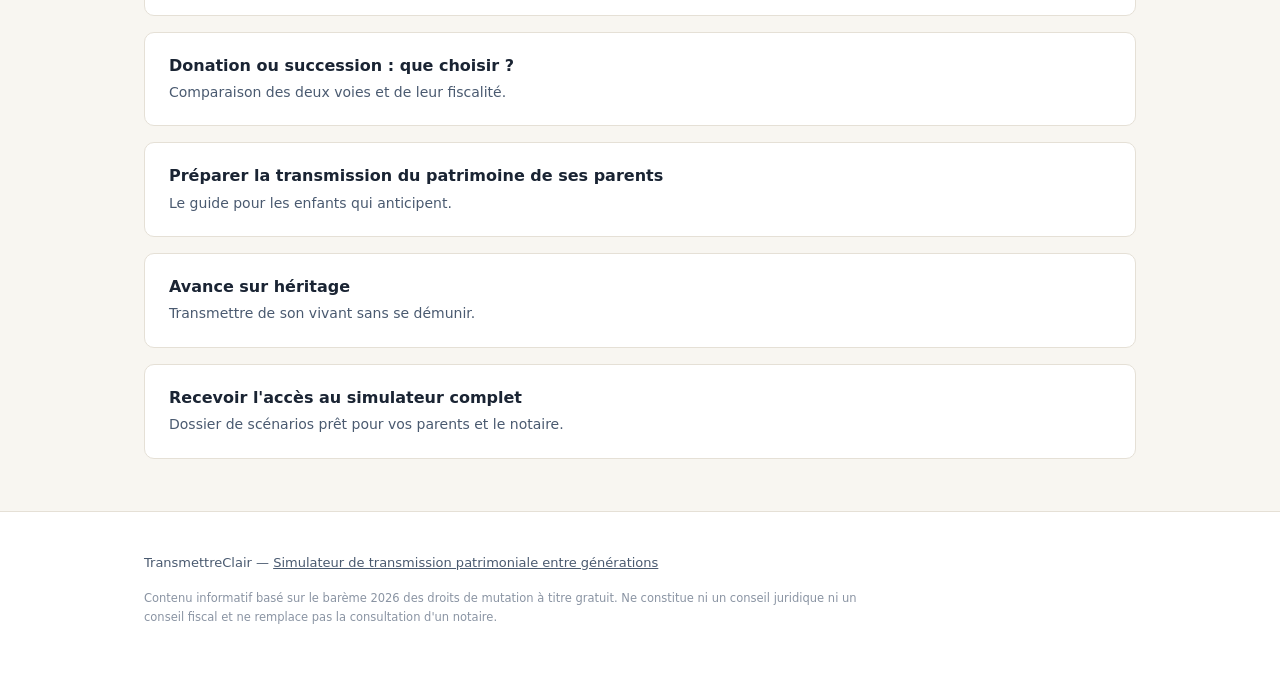
<file: donation-ou-succession/index.html>
<!DOCTYPE html>
<html lang="fr">
<head>
<meta charset="UTF-8">
<meta name="viewport" content="width=device-width, initial-scale=1.0">
<title>Donation ou succession : que choisir pour transmettre ?</title>
<meta name="description" content="Donation anticipée ou succession : comparaison des coûts, délais, avantages et inconvénients de chaque voie pour transmettre le patrimoine familial.">
<link rel="stylesheet" href="../style.css">
<script type="application/ld+json">
{"@context":"https://schema.org","@type":"FAQPage","mainEntity":[{"@type":"Question","name":"Vaut-il mieux donner ou hériter ?","acceptedAnswer":{"@type":"Answer","text":"Dans la plupart des patrimoines dépassant les abattements, la donation anticipée réduit les droits totaux, grâce au renouvellement de l'abattement tous les 15 ans. La décision dépend aussi du contrôle que les parents veulent garder et de la composition du patrimoine."}},{"@type":"Question","name":"Une donation est-elle définitive ?","acceptedAnswer":{"@type":"Answer","text":"Oui. Un bien donné ne peut pas être repris, sauf cas de rescision pour ingratitude ou lésion dans des délais stricts. Le parent qui donne perd la maîtrise du bien."}},{"@type":"Question","name":"Après une donation, paie-t-on encore des droits à la succession ?","acceptedAnswer":{"@type":"Answer","text":"Les donations de moins de 15 ans au décès sont réintégrées dans la masse à calculer, avec imputation des droits déjà payés. Au-delà de 15 ans, non."}}]}
</script>
<link rel="canonical" href="https://legae.fr/donation-ou-succession/">
<link rel="icon" type="image/svg+xml" href="/favicon.svg">
</head>
<body>
<header><div class="wrap"><nav>
<div class="brand">Transmettre<span>Clair</span></div>
<div><a href="../">Accueil</a> &nbsp; <a href="../droits-de-succession">Droits de succession</a> &nbsp; <a href="../donation-ou-succession">Donation ou succession</a> &nbsp; <a href="../preparer-transmission-parents">Préparer la transmission</a> &nbsp; <a href="../avance-sur-heritage">Avance sur héritage</a></div>
</nav></div></header>
<section class="hero"><div class="wrap"><h1>Donation ou succession : que choisir pour votre famille ?</h1><p class="sub">Les deux voies ne coûtent pas le même prix. Comparaison chiffrée et points de décision.</p>
<a class="cta" href="../#acces-lead">Tester la simulation</a></div></section>
<section><div class="wrap">
<h2>Le principe du roulement de 15 ans</h2>
<p>L'abattement de 100 000 euros par enfant se renouvelle tous les 15 ans. Une famille qui commence tôt peut donc l'utiliser plusieurs fois : une donation aujourd'hui, une autre dans 15 ans, puis la succession résiduelle. C'est le levier le plus simple de réduction des droits.</p>
<h2>Comparaison</h2>
<table><tr><th>Critère</th><th>Donation</th><th>Succession</th></tr>
<tr><td>Abattement</td><td>100 000 &euro; par enfant, renouvelable / 15 ans</td><td>100 000 &euro; par enfant, en une fois</td></tr>
<tr><td>Contrôle du parent</td><td>Perte de maîtrise du bien donné</td><td>Conservé jusqu'au décès</td></tr>
<tr><td>Calendrier</td><td>Choisi par la famille</td><td>Subi (délais d'inventaire)</td></tr>
<tr><td>Valeur retenue</td><td>Au jour de la donation</td><td>Au jour du décès</td></tr>
<tr><td>Acte</td><td>Notaire obligatoire</td><td>Déclaration et partage notaires</td></tr></table>
<h2>Exemple : 800 000 euros, deux enfants</h2>
<ul>
<li><strong>Sans anticipation :</strong> environ 120 000 euros de droits (voir la page calcul des droits).</li>
<li><strong>Avec une donation de 400 000 euros, puis succession 15 ans plus tard :</strong> la donation passe sous les abattements (zéro droit), la succession résiduelle repart avec des abattements renouvelés : droits réduits à presque rien sur la fraction sous abattement. Économie supérieure à 80 %.</li>
</ul>
<div class="note">La décision n'est pas que fiscale : donner tôt, c'est renoncer au bien. C'est précisément la discussion à ouvrir avec vos parents, chiffres en main. Notre simulateur produit le dossier qui la prépare.</div>
<h2>Les autres voies à comparer</h2>
<ul>
<li><strong>Donation-partage :</strong> organise la répartition entre enfants du vivant des parents, évite les conflits au décès.</li>
<li><strong>Démembrement ( nue-propriété ) :</strong> le parent garde l'usufruit, l'enfant reçoit la nue-propriété avec une valeur réduite, donc des droits réduits.</li>
<li><strong>Assurance-vie :</strong> hors succession avec abattement de 152 500 euros par bénéficiaire, utile complémentirement.</li>
</ul>
<div class="links">
<a href="../droits-de-succession"><b>Calcul des droits de succession</b><span>Barème 2026, abattements et exemples chiffrés.</span></a>
<a href="../donation-ou-succession"><b>Donation ou succession : que choisir ?</b><span>Comparaison des deux voies et de leur fiscalité.</span></a>
<a href="../preparer-transmission-parents"><b>Préparer la transmission du patrimoine de ses parents</b><span>Le guide pour les enfants qui anticipent.</span></a>
<a href="../avance-sur-heritage"><b>Avance sur héritage</b><span>Transmettre de son vivant sans se démunir.</span></a>
<a href="../#acces-lead"><b>Recevoir l'accès au simulateur complet</b><span>Dossier de scénarios prêt pour vos parents et le notaire.</span></a>
</div>
</div></section>
<footer><div class="wrap">
<div>TransmettreClair &mdash; <a href="../">Simulateur de transmission patrimoniale entre générations</a></div>
<p class="legal">Contenu informatif basé sur le barème 2026 des droits de mutation à titre gratuit. Ne constitue ni un conseil juridique ni un conseil fiscal et ne remplace pas la consultation d'un notaire.</p>
</div></footer>
</body>
</html>
</file>
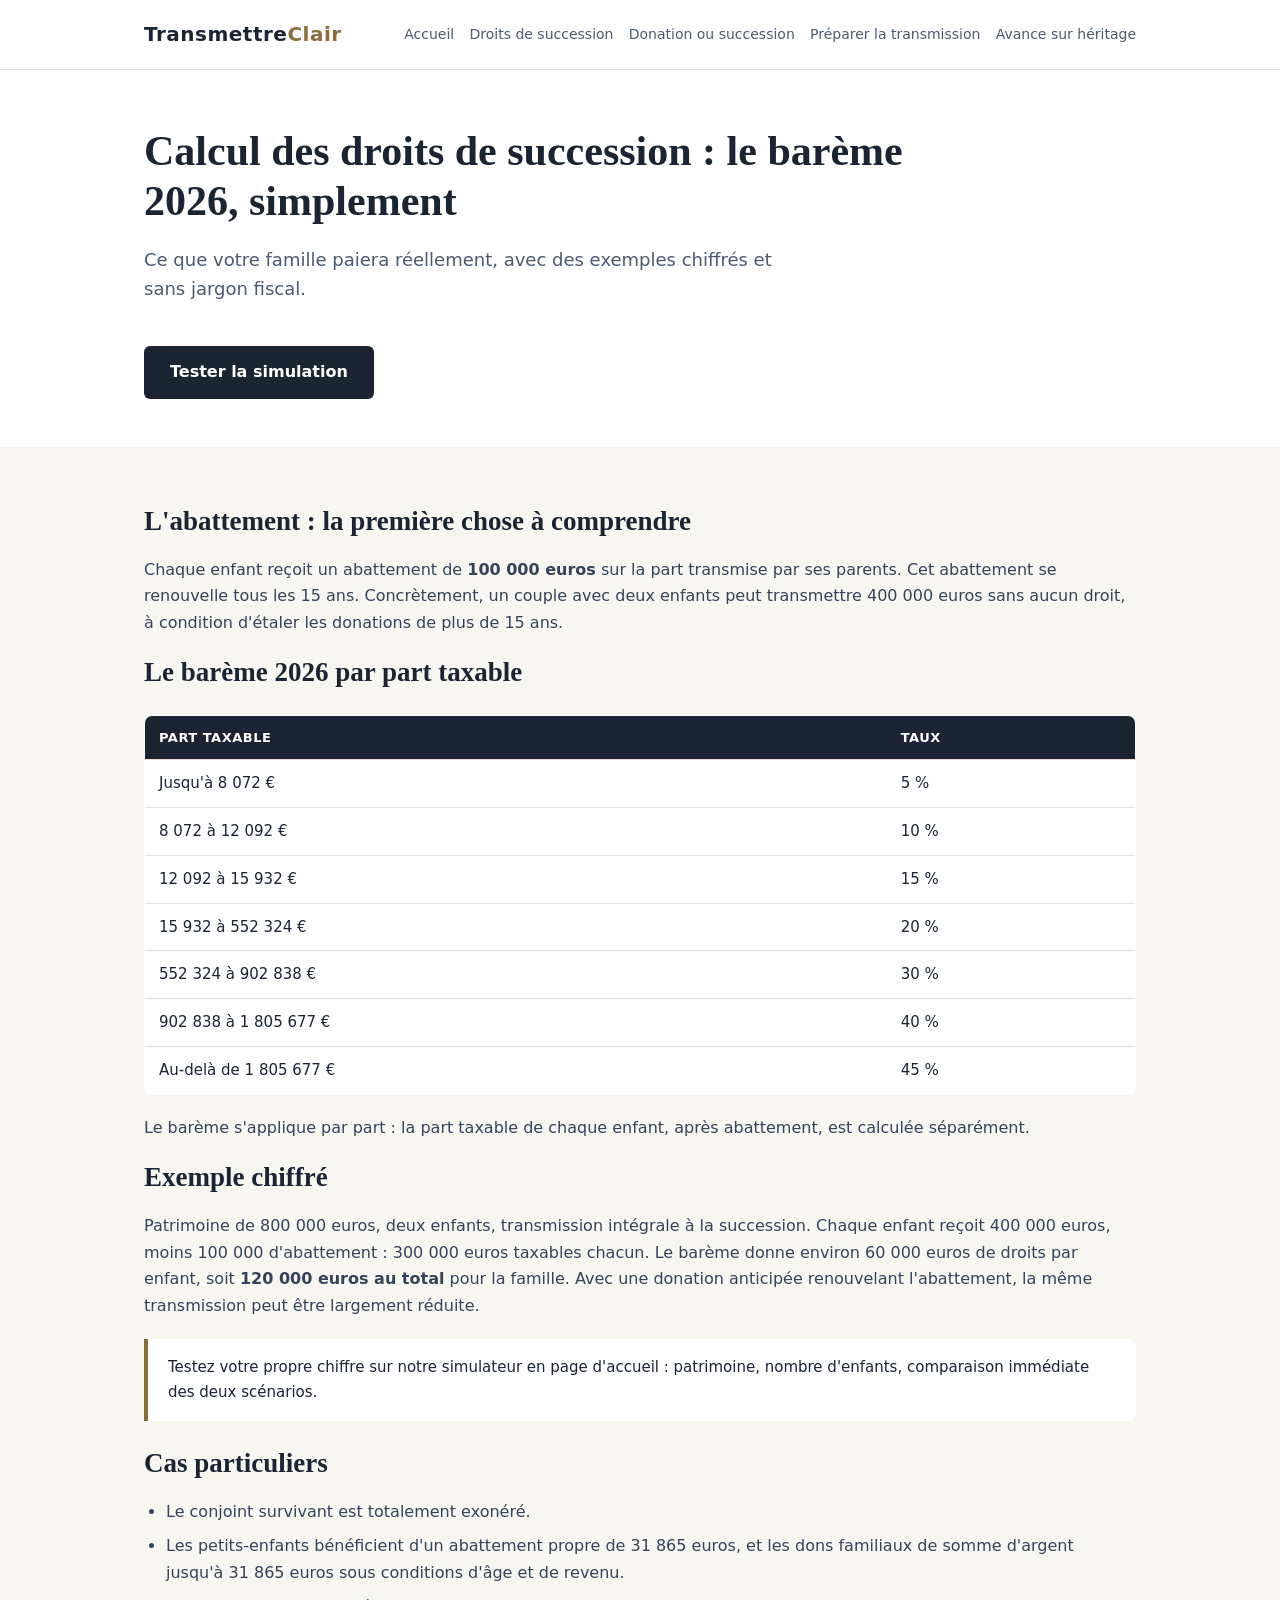
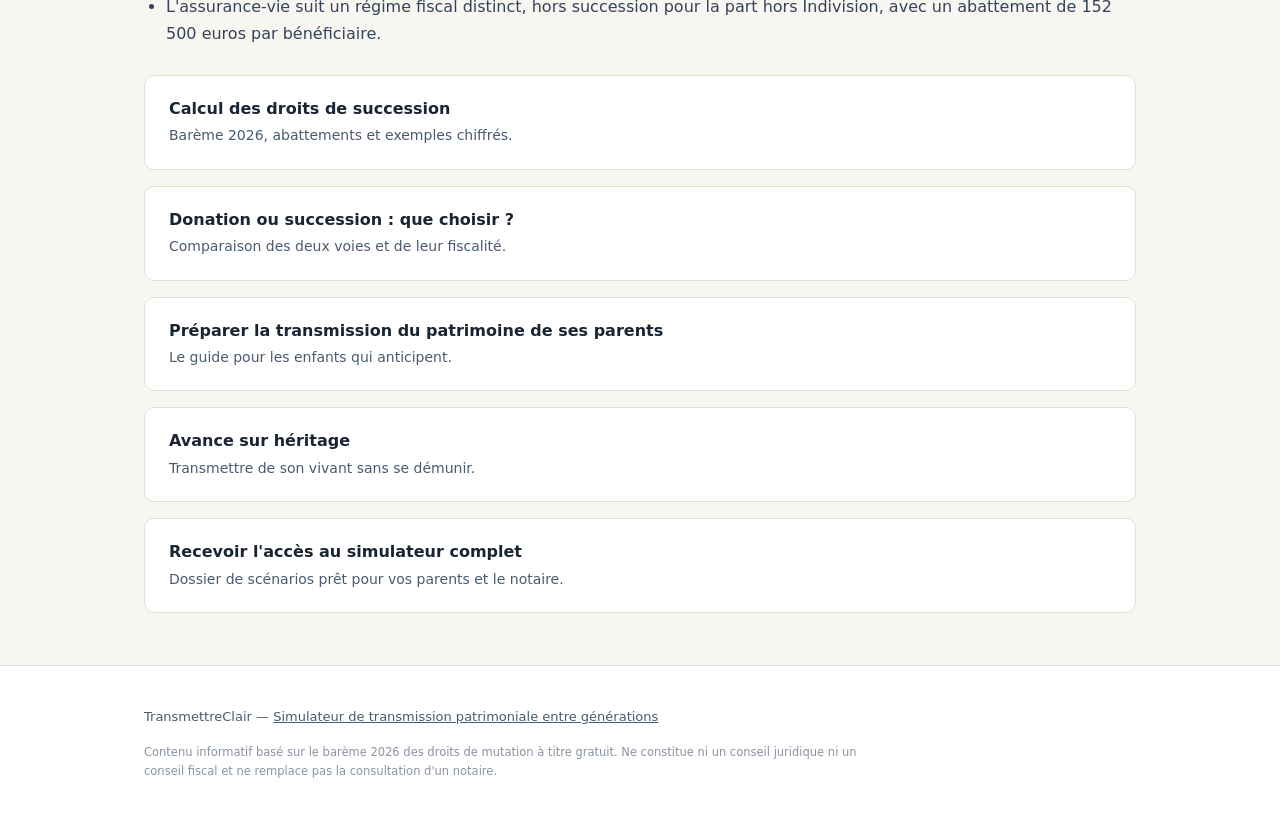
<file: droits-de-succession/index.html>
<!DOCTYPE html>
<html lang="fr">
<head>
<meta charset="UTF-8">
<meta name="viewport" content="width=device-width, initial-scale=1.0">
<title>Calcul des droits de succession : barème 2026, abattements et simulateur</title>
<meta name="description" content="Barème 2026 des droits de succession, abattement de 100 000 euros par enfant, exemples chiffrés et simulateur gratuit pour comparer vos scénarios de transmission.">
<link rel="stylesheet" href="../style.css">
<script type="application/ld+json">
{"@context":"https://schema.org","@type":"FAQPage","mainEntity":[{"@type":"Question","name":"Quel est l'abattement sur les droits de succession entre parent et enfant ?","acceptedAnswer":{"@type":"Answer","text":"100 000 euros par enfant, renouvelable tous les 15 ans. La part au-delà est taxée au barème progressif de 5 à 45 %."}},{"@type":"Question","name":"Quel est le barème des droits de succession en 2026 ?","acceptedAnswer":{"@type":"Answer","text":"Par part taxable : 5 % jusqu'à 8 072 euros, 10 % jusqu'à 12 092, 15 % jusqu'à 15 932, 20 % jusqu'à 552 324, 30 % jusqu'à 902 838, 40 % jusqu'à 1 805 677, 45 % au-delà."}},{"@type":"Question","name":"Le conjoint survivant paie-t-il des droits de succession ?","acceptedAnswer":{"@type":"Answer","text":"Non, l'époux ou épouse survivant est totalement exonéré de droits de succession depuis la loi TEPA de 2007."}}]}
</script>
<link rel="canonical" href="https://legae.fr/droits-de-succession/">
<link rel="icon" type="image/svg+xml" href="/favicon.svg">
</head>
<body>
<header><div class="wrap"><nav>
<div class="brand">Transmettre<span>Clair</span></div>
<div><a href="../">Accueil</a> &nbsp; <a href="../droits-de-succession">Droits de succession</a> &nbsp; <a href="../donation-ou-succession">Donation ou succession</a> &nbsp; <a href="../preparer-transmission-parents">Préparer la transmission</a> &nbsp; <a href="../avance-sur-heritage">Avance sur héritage</a></div>
</nav></div></header>
<section class="hero"><div class="wrap"><h1>Calcul des droits de succession : le barème 2026, simplement</h1><p class="sub">Ce que votre famille paiera réellement, avec des exemples chiffrés et sans jargon fiscal.</p>
<a class="cta" href="../#acces-lead">Tester la simulation</a></div></section>
<section><div class="wrap">
<h2>L'abattement : la première chose à comprendre</h2>
<p>Chaque enfant reçoit un abattement de <strong>100 000 euros</strong> sur la part transmise par ses parents. Cet abattement se renouvelle tous les 15 ans. Concrètement, un couple avec deux enfants peut transmettre 400 000 euros sans aucun droit, à condition d'étaler les donations de plus de 15 ans.</p>
<h2>Le barème 2026 par part taxable</h2>
<table><tr><th>Part taxable</th><th>Taux</th></tr>
<tr><td>Jusqu'à 8 072 &euro;</td><td>5 %</td></tr>
<tr><td>8 072 à 12 092 &euro;</td><td>10 %</td></tr>
<tr><td>12 092 à 15 932 &euro;</td><td>15 %</td></tr>
<tr><td>15 932 à 552 324 &euro;</td><td>20 %</td></tr>
<tr><td>552 324 à 902 838 &euro;</td><td>30 %</td></tr>
<tr><td>902 838 à 1 805 677 &euro;</td><td>40 %</td></tr>
<tr><td>Au-delà de 1 805 677 &euro;</td><td>45 %</td></tr></table>
<p>Le barème s'applique par part : la part taxable de chaque enfant, après abattement, est calculée séparément.</p>
<h2>Exemple chiffré</h2>
<p>Patrimoine de 800 000 euros, deux enfants, transmission intégrale à la succession. Chaque enfant reçoit 400 000 euros, moins 100 000 d'abattement : 300 000 euros taxables chacun. Le barème donne environ 60 000 euros de droits par enfant, soit <strong>120 000 euros au total</strong> pour la famille. Avec une donation anticipée renouvelant l'abattement, la même transmission peut être largement réduite.</p>
<div class="note">Testez votre propre chiffre sur notre simulateur en page d'accueil : patrimoine, nombre d'enfants, comparaison immédiate des deux scénarios.</div>
<h2>Cas particuliers</h2>
<ul>
<li>Le conjoint survivant est totalement exonéré.</li>
<li>Les petits-enfants bénéficient d'un abattement propre de 31 865 euros, et les dons familiaux de somme d'argent jusqu'à 31 865 euros sous conditions d'âge et de revenu.</li>
<li>L'assurance-vie suit un régime fiscal distinct, hors succession pour la part hors Indivision, avec un abattement de 152 500 euros par bénéficiaire.</li>
</ul>
<div class="links">
<a href="../droits-de-succession"><b>Calcul des droits de succession</b><span>Barème 2026, abattements et exemples chiffrés.</span></a>
<a href="../donation-ou-succession"><b>Donation ou succession : que choisir ?</b><span>Comparaison des deux voies et de leur fiscalité.</span></a>
<a href="../preparer-transmission-parents"><b>Préparer la transmission du patrimoine de ses parents</b><span>Le guide pour les enfants qui anticipent.</span></a>
<a href="../avance-sur-heritage"><b>Avance sur héritage</b><span>Transmettre de son vivant sans se démunir.</span></a>
<a href="../#acces-lead"><b>Recevoir l'accès au simulateur complet</b><span>Dossier de scénarios prêt pour vos parents et le notaire.</span></a>
</div>
</div></section>
<footer><div class="wrap">
<div>TransmettreClair &mdash; <a href="../">Simulateur de transmission patrimoniale entre générations</a></div>
<p class="legal">Contenu informatif basé sur le barème 2026 des droits de mutation à titre gratuit. Ne constitue ni un conseil juridique ni un conseil fiscal et ne remplace pas la consultation d'un notaire.</p>
</div></footer>
</body>
</html>
</file>
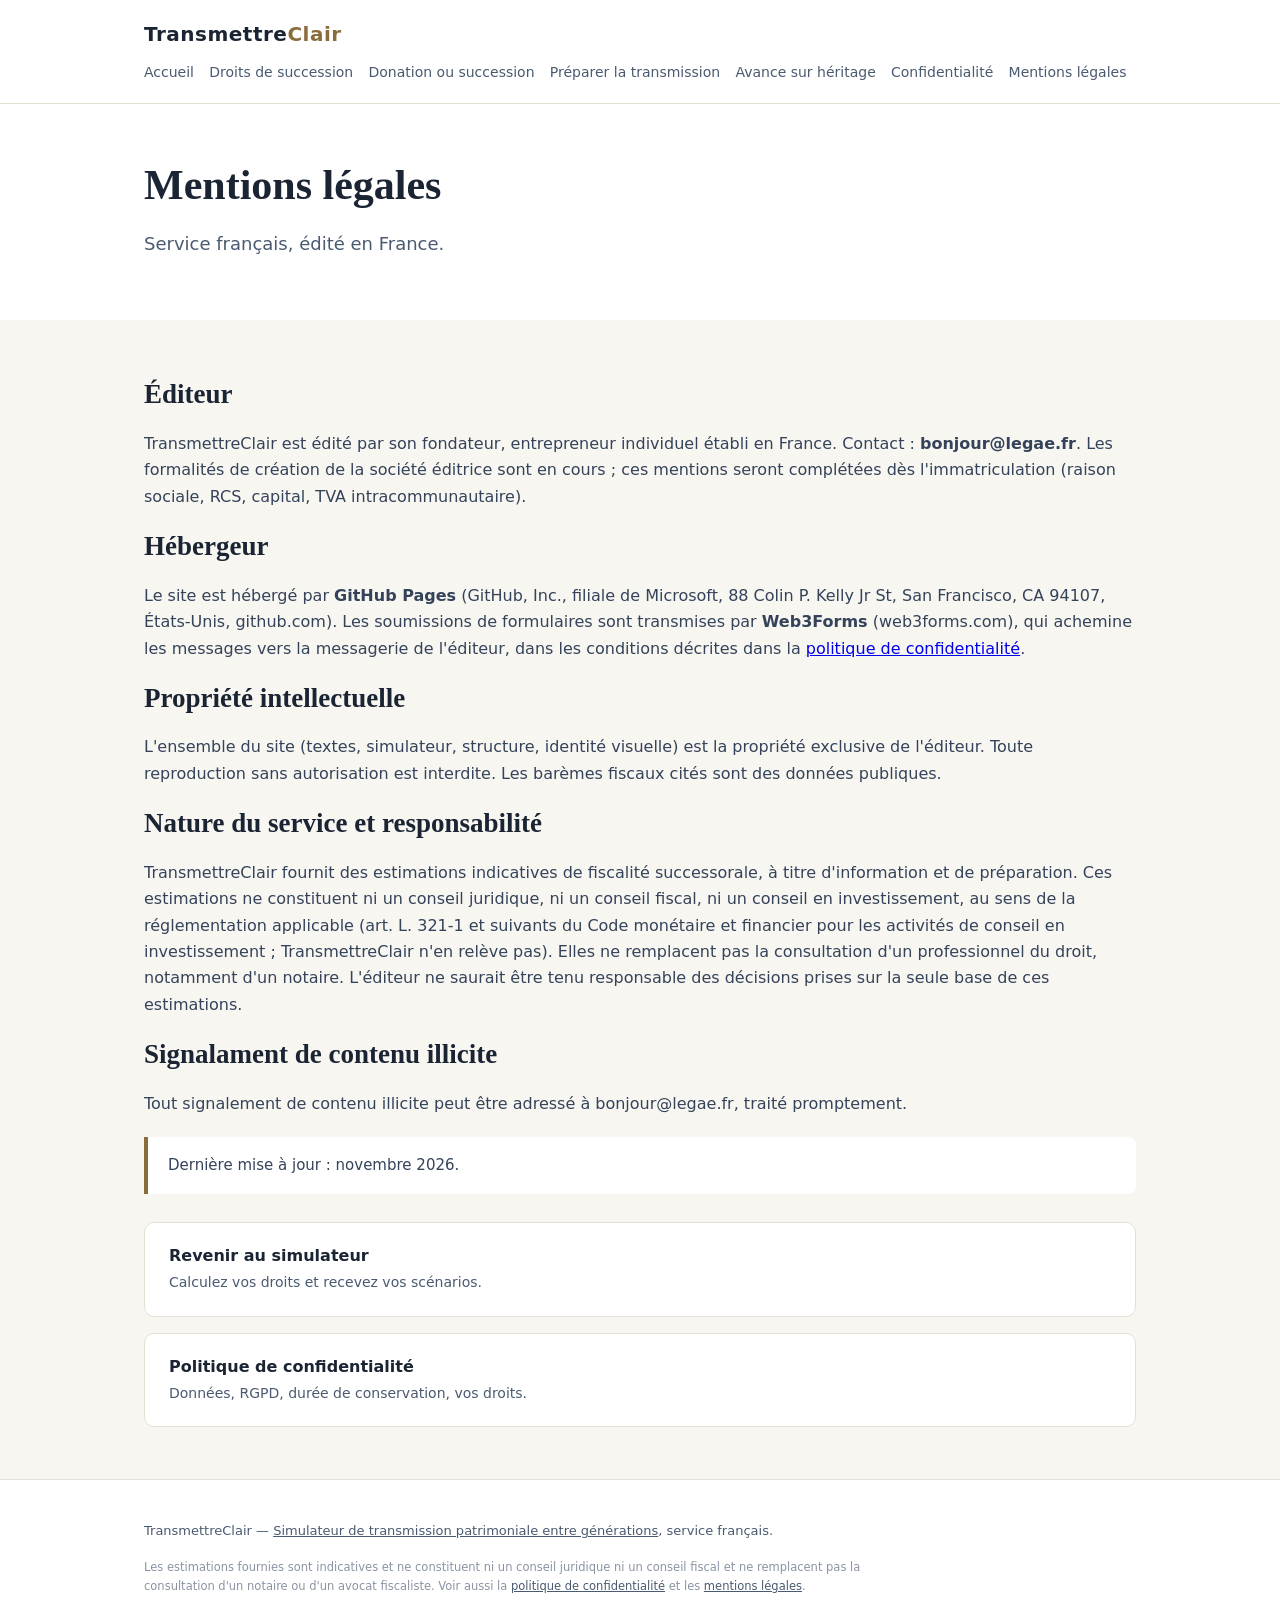
<file: mentions-legales/index.html>
<!DOCTYPE html>
<html lang="fr">
<head>
<meta charset="UTF-8">
<meta name="viewport" content="width=device-width, initial-scale=1.0">
<title>Mentions légales | TransmettreClair</title>
<meta name="description" content="Mentions légales de TransmettreClair : éditeur, hébergeur, propriété intellectuelle, responsabilité.">
<link rel="stylesheet" href="../style.css">
<link rel="canonical" href="https://legae.fr/mentions-legales/">
<link rel="icon" type="image/svg+xml" href="/favicon.svg">
</head>
<body>
<header><div class="wrap"><nav>
<div class="brand">Transmettre<span>Clair</span></div>
<div><a href="../">Accueil</a> &nbsp; <a href="../droits-de-succession">Droits de succession</a> &nbsp; <a href="../donation-ou-succession">Donation ou succession</a> &nbsp; <a href="../preparer-transmission-parents">Préparer la transmission</a> &nbsp; <a href="../avance-sur-heritage">Avance sur héritage</a> &nbsp; <a href="../confidentialite">Confidentialité</a> &nbsp; <a href="../mentions-legales">Mentions légales</a></div>
</nav></div></header>
<section class="hero"><div class="wrap"><h1>Mentions légales</h1><p class="sub">Service français, édité en France.</p></div></section>
<section><div class="wrap">
<h2>Éditeur</h2>
<p>TransmettreClair est édité par son fondateur, entrepreneur individuel établi en France. Contact : <b>bonjour@legae.fr</b>. Les formalités de création de la société éditrice sont en cours ; ces mentions seront complétées dès l'immatriculation (raison sociale, RCS, capital, TVA intracommunautaire).</p>
<h2>Hébergeur</h2>
<p>Le site est hébergé par <b>GitHub Pages</b> (GitHub, Inc., filiale de Microsoft, 88 Colin P. Kelly Jr St, San Francisco, CA 94107, États-Unis, github.com). Les soumissions de formulaires sont transmises par <b>Web3Forms</b> (web3forms.com), qui achemine les messages vers la messagerie de l'éditeur, dans les conditions décrites dans la <a href="../confidentialite">politique de confidentialité</a>.</p>
<h2>Propriété intellectuelle</h2>
<p>L'ensemble du site (textes, simulateur, structure, identité visuelle) est la propriété exclusive de l'éditeur. Toute reproduction sans autorisation est interdite. Les barèmes fiscaux cités sont des données publiques.</p>
<h2>Nature du service et responsabilité</h2>
<p>TransmettreClair fournit des estimations indicatives de fiscalité successorale, à titre d'information et de préparation. Ces estimations ne constituent ni un conseil juridique, ni un conseil fiscal, ni un conseil en investissement, au sens de la réglementation applicable (art. L. 321-1 et suivants du Code monétaire et financier pour les activités de conseil en investissement ; TransmettreClair n'en relève pas). Elles ne remplacent pas la consultation d'un professionnel du droit, notamment d'un notaire. L'éditeur ne saurait être tenu responsable des décisions prises sur la seule base de ces estimations.</p>
<h2>Signalament de contenu illicite</h2>
<p>Tout signalement de contenu illicite peut être adressé à bonjour@legae.fr, traité promptement.</p>
<p class="note">Dernière mise à jour : novembre 2026.</p>
<div class="links">
<a href="../#simuler"><b>Revenir au simulateur</b><span>Calculez vos droits et recevez vos scénarios.</span></a>
<a href="../confidentialite"><b>Politique de confidentialité</b><span>Données, RGPD, durée de conservation, vos droits.</span></a>
</div>
</div></section>
<footer><div class="wrap">
<div>TransmettreClair &mdash; <a href="../">Simulateur de transmission patrimoniale entre générations</a>, service français.</div>
<p class="legal">Les estimations fournies sont indicatives et ne constituent ni un conseil juridique ni un conseil fiscal et ne remplacent pas la consultation d'un notaire ou d'un avocat fiscaliste. Voir aussi la <a href="../confidentialite">politique de confidentialité</a> et les <a href="../mentions-legales">mentions légales</a>.</p>
</div></footer>
</body>
</html>
</file>
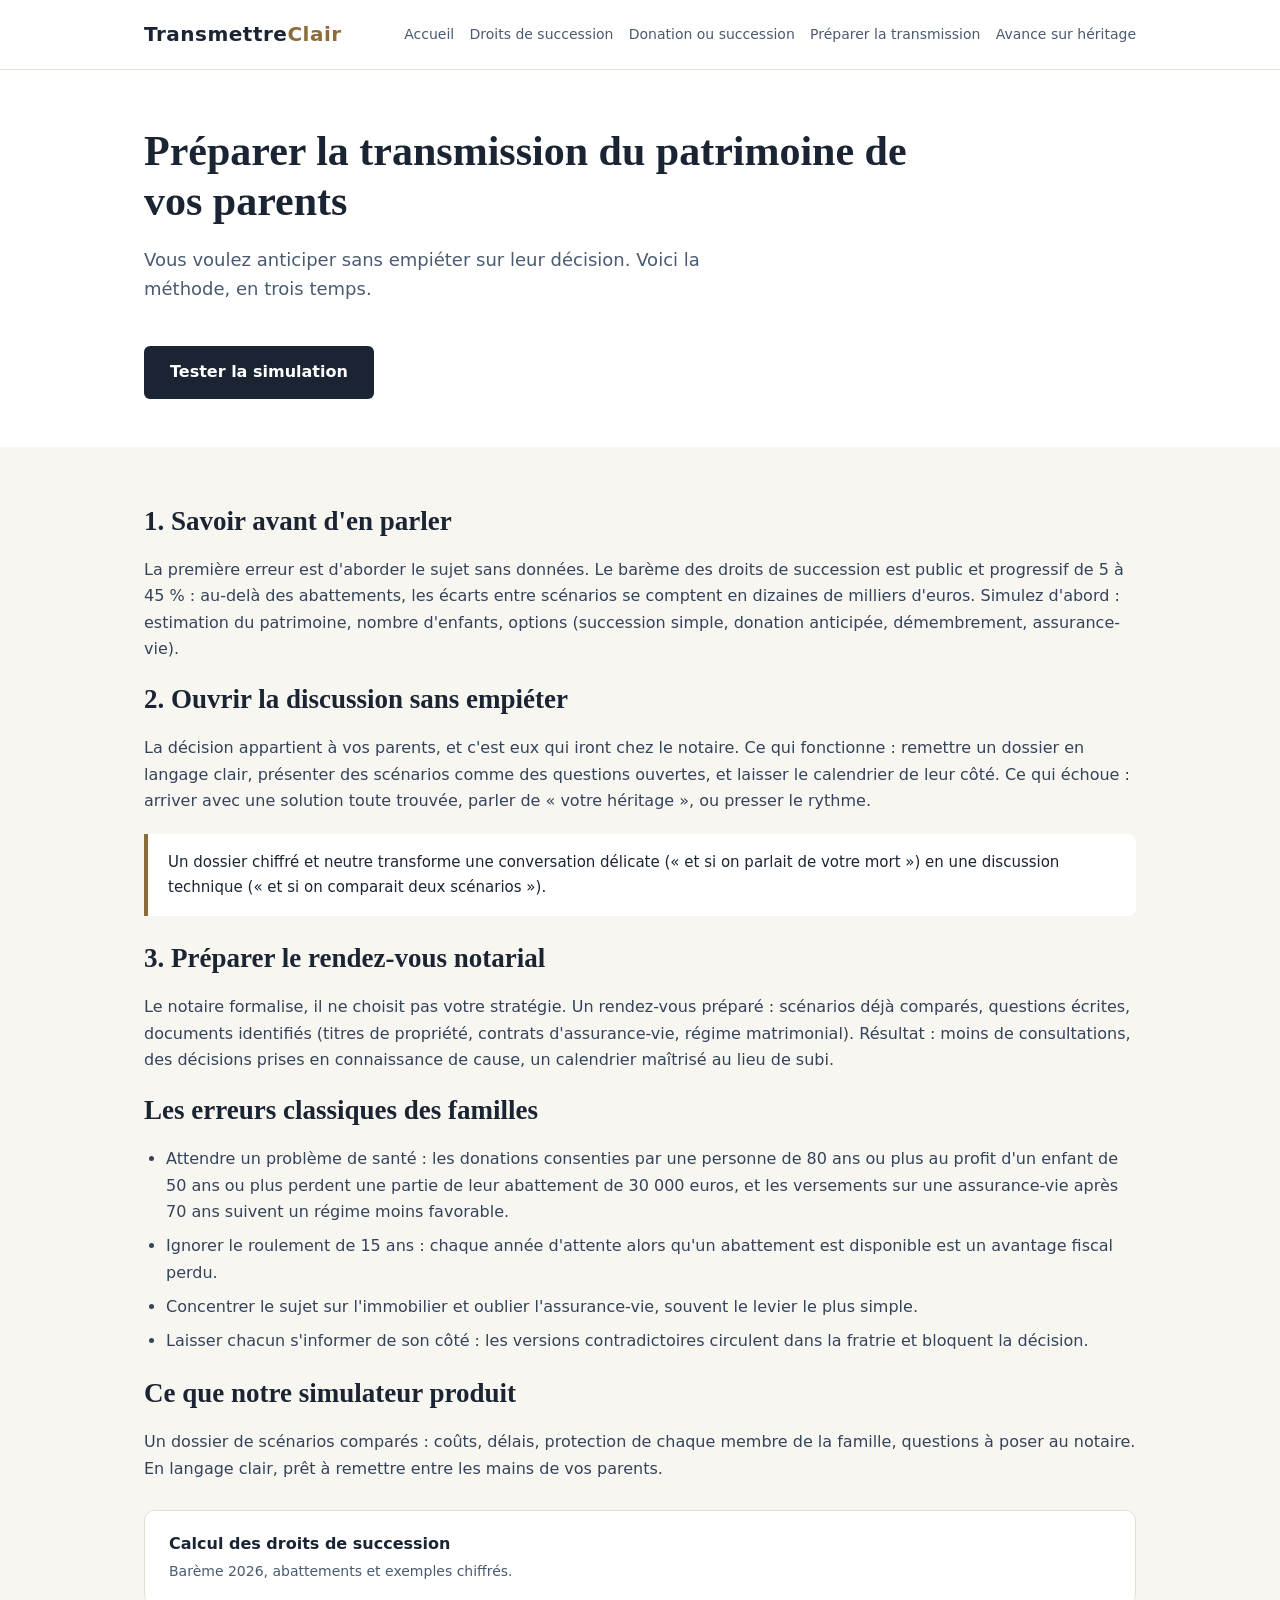
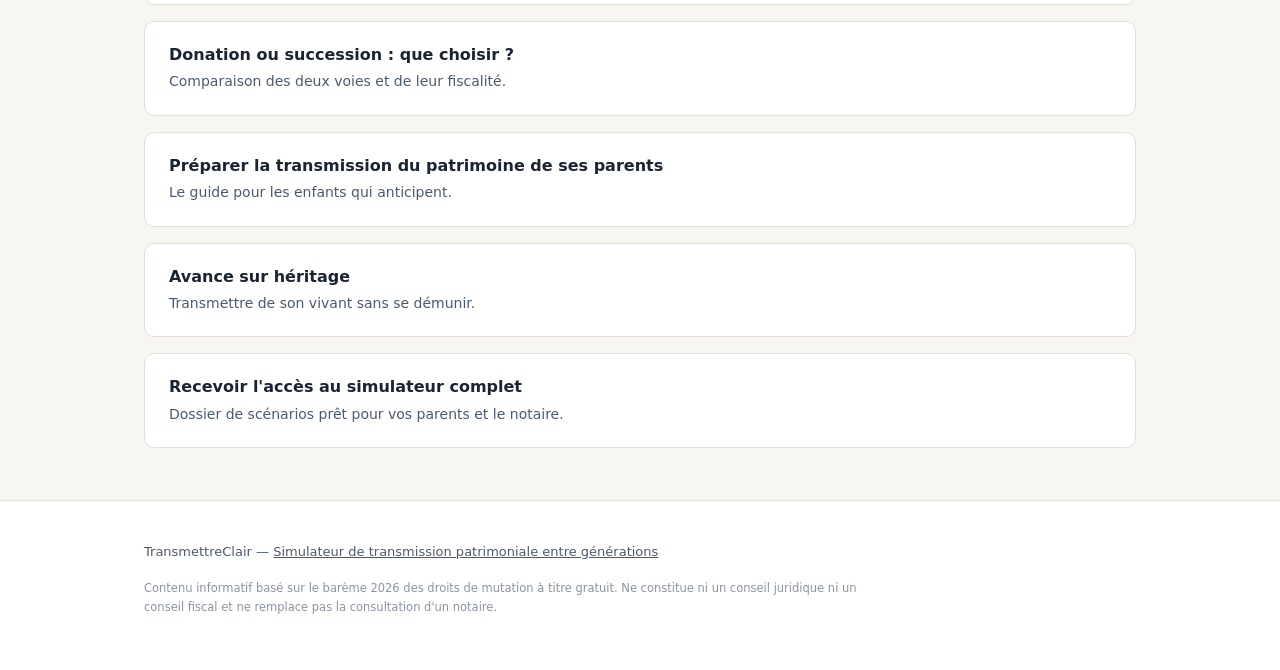
<file: preparer-transmission-parents/index.html>
<!DOCTYPE html>
<html lang="fr">
<head>
<meta charset="UTF-8">
<meta name="viewport" content="width=device-width, initial-scale=1.0">
<title>Préparer la transmission du patrimoine de ses parents : guide pour les enfants</title>
<meta name="description" content="Guide pour les enfants adultes qui anticipent la transmission du patrimoine de leurs parents : simulations, discussion en famille, préparation du rendez-vous notarial.">
<link rel="stylesheet" href="../style.css">
<script type="application/ld+json">
{"@context":"https://schema.org","@type":"FAQPage","mainEntity":[{"@type":"Question","name":"Comment parler de transmission avec ses parents ?","acceptedAnswer":{"@type":"Answer","text":"Avec un support neutre et chiffré : un dossier de scénarios présentés comme des questions ouvertes, pas comme une injonction. L'argent et la mort sont deux tabous ; les chiffres offrent un prétexte concret à la conversation."}},{"@type":"Question","name":"Qui doit décider d'une transmission familiale ?","acceptedAnswer":{"@type":"Answer","text":"Les parents décident et actionnent le notaire. Les enfants peuvent préparer : simulations, questions, comparaisons. Le dossier sert à rendre la décision parentale plus éclairée, pas à la remplacer."}},{"@type":"Question","name":"Quand faut-il commencer à préparer la transmission ?","acceptedAnswer":{"@type":"Answer","text":"Dès que le patrimoine dépasse sensiblement les abattements cumulés (100 000 euros par enfant). Le délai de 15 ans entre deux vagues de donation plaide pour anticiper, sans urgence mais sans attendre."}}]}
</script>
<link rel="canonical" href="https://legae.fr/preparer-transmission-parents/">
<link rel="icon" type="image/svg+xml" href="/favicon.svg">
</head>
<body>
<header><div class="wrap"><nav>
<div class="brand">Transmettre<span>Clair</span></div>
<div><a href="../">Accueil</a> &nbsp; <a href="../droits-de-succession">Droits de succession</a> &nbsp; <a href="../donation-ou-succession">Donation ou succession</a> &nbsp; <a href="../preparer-transmission-parents">Préparer la transmission</a> &nbsp; <a href="../avance-sur-heritage">Avance sur héritage</a></div>
</nav></div></header>
<section class="hero"><div class="wrap"><h1>Préparer la transmission du patrimoine de vos parents</h1><p class="sub">Vous voulez anticiper sans empiéter sur leur décision. Voici la méthode, en trois temps.</p>
<a class="cta" href="../#acces-lead">Tester la simulation</a></div></section>
<section><div class="wrap">
<h2>1. Savoir avant d'en parler</h2>
<p>La première erreur est d'aborder le sujet sans données. Le barème des droits de succession est public et progressif de 5 à 45 % : au-delà des abattements, les écarts entre scénarios se comptent en dizaines de milliers d'euros. Simulez d'abord : estimation du patrimoine, nombre d'enfants, options (succession simple, donation anticipée, démembrement, assurance-vie).</p>
<h2>2. Ouvrir la discussion sans empiéter</h2>
<p>La décision appartient à vos parents, et c'est eux qui iront chez le notaire. Ce qui fonctionne : remettre un dossier en langage clair, présenter des scénarios comme des questions ouvertes, et laisser le calendrier de leur côté. Ce qui échoue : arriver avec une solution toute trouvée, parler de « votre héritage », ou presser le rythme.</p>
<div class="note">Un dossier chiffré et neutre transforme une conversation délicate (« et si on parlait de votre mort ») en une discussion technique (« et si on comparait deux scénarios »).</div>
<h2>3. Préparer le rendez-vous notarial</h2>
<p>Le notaire formalise, il ne choisit pas votre stratégie. Un rendez-vous préparé : scénarios déjà comparés, questions écrites, documents identifiés (titres de propriété, contrats d'assurance-vie, régime matrimonial). Résultat : moins de consultations, des décisions prises en connaissance de cause, un calendrier maîtrisé au lieu de subi.</p>
<h2>Les erreurs classiques des familles</h2>
<ul>
<li>Attendre un problème de santé : les donations consenties par une personne de 80 ans ou plus au profit d'un enfant de 50 ans ou plus perdent une partie de leur abattement de 30 000 euros, et les versements sur une assurance-vie après 70 ans suivent un régime moins favorable.</li>
<li>Ignorer le roulement de 15 ans : chaque année d'attente alors qu'un abattement est disponible est un avantage fiscal perdu.</li>
<li>Concentrer le sujet sur l'immobilier et oublier l'assurance-vie, souvent le levier le plus simple.</li>
<li>Laisser chacun s'informer de son côté : les versions contradictoires circulent dans la fratrie et bloquent la décision.</li>
</ul>
<h2>Ce que notre simulateur produit</h2>
<p>Un dossier de scénarios comparés : coûts, délais, protection de chaque membre de la famille, questions à poser au notaire. En langage clair, prêt à remettre entre les mains de vos parents.</p>
<div class="links">
<a href="../droits-de-succession"><b>Calcul des droits de succession</b><span>Barème 2026, abattements et exemples chiffrés.</span></a>
<a href="../donation-ou-succession"><b>Donation ou succession : que choisir ?</b><span>Comparaison des deux voies et de leur fiscalité.</span></a>
<a href="../preparer-transmission-parents"><b>Préparer la transmission du patrimoine de ses parents</b><span>Le guide pour les enfants qui anticipent.</span></a>
<a href="../avance-sur-heritage"><b>Avance sur héritage</b><span>Transmettre de son vivant sans se démunir.</span></a>
<a href="../#acces-lead"><b>Recevoir l'accès au simulateur complet</b><span>Dossier de scénarios prêt pour vos parents et le notaire.</span></a>
</div>
</div></section>
<footer><div class="wrap">
<div>TransmettreClair &mdash; <a href="../">Simulateur de transmission patrimoniale entre générations</a></div>
<p class="legal">Contenu informatif basé sur le barème 2026 des droits de mutation à titre gratuit. Ne constitue ni un conseil juridique ni un conseil fiscal et ne remplace pas la consultation d'un notaire.</p>
</div></footer>
</body>
</html>
</file>
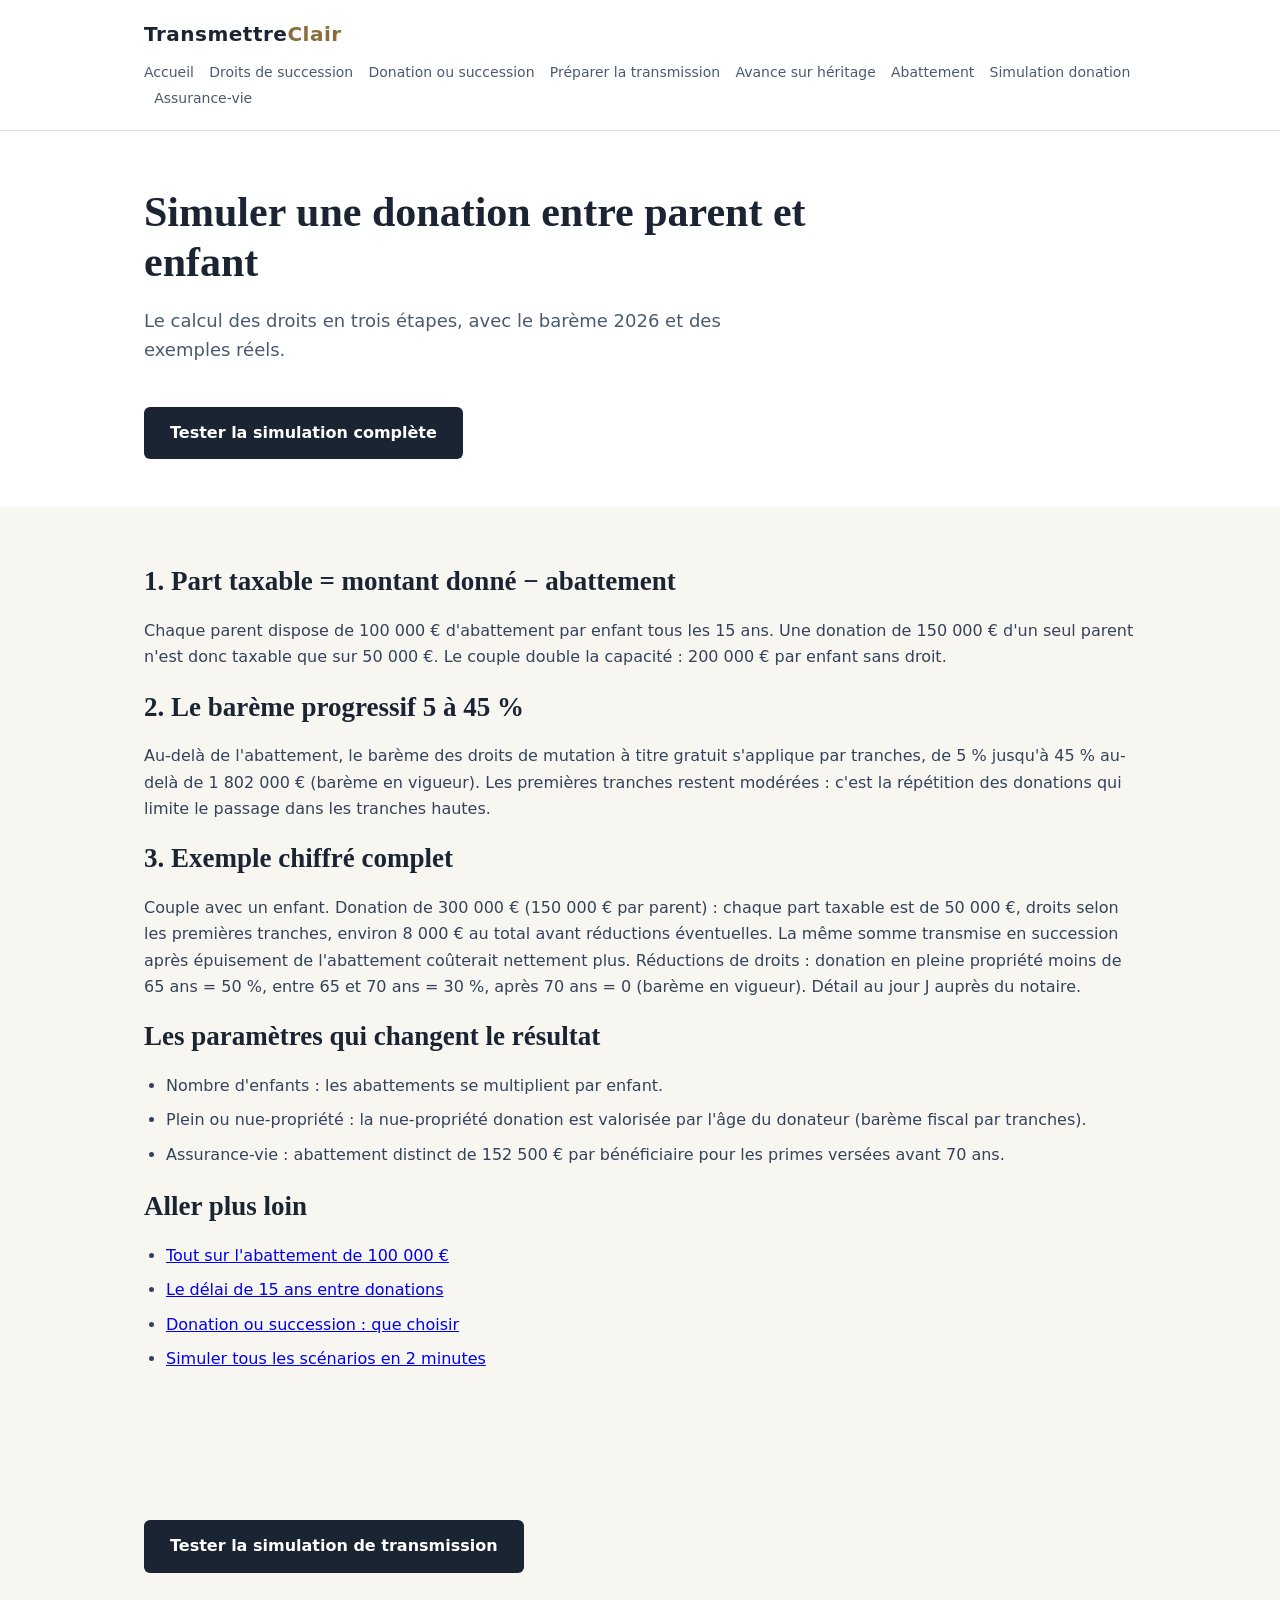
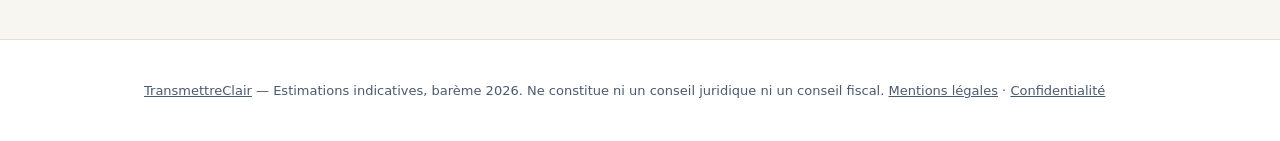
<file: simulation-donation/index.html>
<!DOCTYPE html>
<html lang="fr">
<head>
<meta charset="UTF-8">
<meta name="viewport" content="width=device-width, initial-scale=1.0">
<title>Simulation de donation entre parent et enfant : droits, abattement, économie (2026)</title>
<meta name="description" content="Simulez une donation entre parent et enfant : calcul des droits après abattement de 100 000 €, barème 2026, et comparaison avec la transmission à la succession.">
<link rel="stylesheet" href="../style.css">
<script type="application/ld+json">
{"@context":"https://schema.org","@type":"FAQPage","mainEntity":[{"@type":"Question","name":"Comment calculer les droits d'une donation parent-enfant ?","acceptedAnswer":{"@type":"Answer","text":"On retranche l'abattement de 100 000 € du montant donné par chaque parent, puis on applique le barème progressif de 5 à 45 % au solde. Des réductions de droits s'appliquent en cas de donation en pleine propriété anticipée."}},{"@type":"Question","name":"Une donation est-elle plus avantageuse qu'une succession ?","acceptedAnswer":{"@type":"Answer","text":"Souvent oui : l'abattement se renouvelle tous les 15 ans, les donations en pleine propriété avant 70 ans bénéficient de réductions de droits, et les dates de valeur sont figées au jour de la donation."}},{"@type":"Question","name":"Combien coûte une donation de 200 000 euros ?","acceptedAnswer":{"@type":"Answer","text":"Zéro droit pour un parent seul à un enfant (abattement de 100 000 €) si le parent donne 100 000 € ou moins ; sur les 100 000 € suivants, le barème 2026 s'applique à partir de la seconde tranche. Les doubles donations du couple restent la première solution."}}]}
</script>
<link rel="canonical" href="https://legae.fr/simulation-donation/">
<link rel="icon" type="image/svg+xml" href="/favicon.svg">
</head>
<body>
<header><div class="wrap"><nav>
<div class="brand">Transmettre<span>Clair</span></div>
<div><a href="../">Accueil</a> &nbsp; <a href="../droits-de-succession">Droits de succession</a> &nbsp; <a href="../donation-ou-succession">Donation ou succession</a> &nbsp; <a href="../preparer-transmission-parents">Préparer la transmission</a> &nbsp; <a href="../avance-sur-heritage">Avance sur héritage</a> &nbsp; <a href="../abattement-donation">Abattement</a> &nbsp; <a href="../simulation-donation">Simulation donation</a> &nbsp; <a href="../assurance-vie-succession">Assurance-vie</a></div>
</nav></div></header><section class="hero"><div class="wrap"><h1>Simuler une donation entre parent et enfant</h1>
<p class="sub">Le calcul des droits en trois étapes, avec le barème 2026 et des exemples réels.</p>
<a class="cta" href="../#acces-lead">Tester la simulation complète</a></div></section>
<section><div class="wrap">
<h2>1. Part taxable = montant donné − abattement</h2>
<p>Chaque parent dispose de 100 000 € d'abattement par enfant tous les 15 ans. Une donation de 150 000 € d'un seul parent n'est donc taxable que sur 50 000 €. Le couple double la capacité : 200 000 € par enfant sans droit.</p>
<h2>2. Le barème progressif 5 à 45 %</h2>
<p>Au-delà de l'abattement, le barème des droits de mutation à titre gratuit s'applique par tranches, de 5 % jusqu'à 45 % au-delà de 1 802 000 € (barème en vigueur). Les premières tranches restent modérées : c'est la répétition des donations qui limite le passage dans les tranches hautes.</p>
<h2>3. Exemple chiffré complet</h2>
<p>Couple avec un enfant. Donation de 300 000 € (150 000 € par parent) : chaque part taxable est de 50 000 €, droits selon les premières tranches, environ 8 000 € au total avant réductions éventuelles. La même somme transmise en succession après épuisement de l'abattement coûterait nettement plus. Réductions de droits : donation en pleine propriété moins de 65 ans = 50 %, entre 65 et 70 ans = 30 %, après 70 ans = 0 (barème en vigueur). Détail au jour J auprès du notaire.</p>
<h2>Les paramètres qui changent le résultat</h2>
<ul>
<li>Nombre d'enfants : les abattements se multiplient par enfant.</li>
<li>Plein ou nue-propriété : la nue-propriété donation est valorisée par l'âge du donateur (barème fiscal par tranches).</li>
<li>Assurance-vie : abattement distinct de 152 500 € par bénéficiaire pour les primes versées avant 70 ans.</li>
</ul>
<h2>Aller plus loin</h2><ul><li><a href="../abattement-donation">Tout sur l'abattement de 100 000 €</a></li><li><a href="../delai-entre-deux-donations">Le délai de 15 ans entre donations</a></li><li><a href="../donation-ou-succession">Donation ou succession : que choisir</a></li><li><a href="../">Simuler tous les scénarios en 2 minutes</a></li></ul>
</div></section><section><div class="wrap"><p><a class="cta" href="../#acces-lead">Tester la simulation de transmission</a></p></div></section>
<footer><div class="wrap"><a href="../">TransmettreClair</a> — Estimations indicatives, barème 2026. Ne constitue ni un conseil juridique ni un conseil fiscal. <a href="../mentions-legales">Mentions légales</a> · <a href="../confidentialite">Confidentialité</a></div></footer>
</body>
</html>
</file>
<file: style.css>
:root{--ink:#1a2433;--ink-soft:#4a5a70;--paper:#f8f6f1;--card:#ffffff;--accent:#8a6d3b;--line:#e5e0d6;}
*{margin:0;padding:0;box-sizing:border-box;}
body{font-family:"Segoe UI",system-ui,-apple-system,sans-serif;background:var(--paper);color:var(--ink);line-height:1.65;}
.wrap{max-width:1040px;margin:0 auto;padding:0 24px;}
header{background:var(--card);border-bottom:1px solid var(--line);}
nav{display:flex;justify-content:space-between;align-items:center;padding:18px 0;flex-wrap:wrap;gap:8px;}
.brand{font-size:20px;font-weight:600;letter-spacing:.5px;}
.brand span{color:var(--accent);}
nav a{color:var(--ink-soft);text-decoration:none;font-size:14px;}
nav a:hover{color:var(--ink);}
.hero{padding:56px 0 48px;background:var(--card);}
h1{font-family:Georgia,serif;font-size:clamp(28px,4.4vw,42px);line-height:1.2;max-width:780px;font-weight:600;}
.hero p.sub{margin-top:18px;font-size:18px;color:var(--ink-soft);max-width:640px;}
.cta{display:inline-block;margin-top:28px;background:var(--ink);color:#fff;padding:13px 26px;border-radius:6px;text-decoration:none;font-weight:600;}
section{padding:52px 0;}
h2{font-family:Georgia,serif;font-size:27px;margin-bottom:14px;font-weight:600;}
p{margin-bottom:14px;color:#34435a;}
table{width:100%;border-collapse:collapse;background:var(--card);border:1px solid var(--line);border-radius:8px;overflow:hidden;margin:20px 0;font-size:15px;}
th,td{padding:11px 14px;border-bottom:1px solid var(--line);text-align:left;}
th{background:var(--ink);color:#fff;font-size:13px;text-transform:uppercase;letter-spacing:.5px;}
tr:last-child td{border-bottom:0;}
ul{margin:0 0 16px 22px;color:#34435a;}
li{margin-bottom:8px;}
details{background:var(--card);border:1px solid var(--line);border-radius:8px;padding:18px 22px;margin-top:14px;}
details summary{font-weight:600;cursor:pointer;}
details p{margin-top:10px;color:var(--ink-soft);}
.note{background:var(--card);border-left:4px solid var(--accent);padding:16px 20px;border-radius:0 8px 8px 0;margin:20px 0;font-size:15px;}
.links{display:grid;gap:16px;margin-top:28px;}
.links a{display:block;background:var(--card);border:1px solid var(--line);border-radius:10px;padding:20px 24px;text-decoration:none;color:var(--ink);}
.links a:hover{border-color:var(--accent);}
.links b{display:block;font-size:16px;}
.links span{color:var(--ink-soft);font-size:14px;}
footer{background:var(--card);border-top:1px solid var(--line);padding:40px 0;font-size:13px;color:var(--ink-soft);}
footer a{color:var(--ink-soft);}
footer .legal{margin-top:16px;font-size:11.5px;color:#8a94a3;max-width:720px;}
</file>
